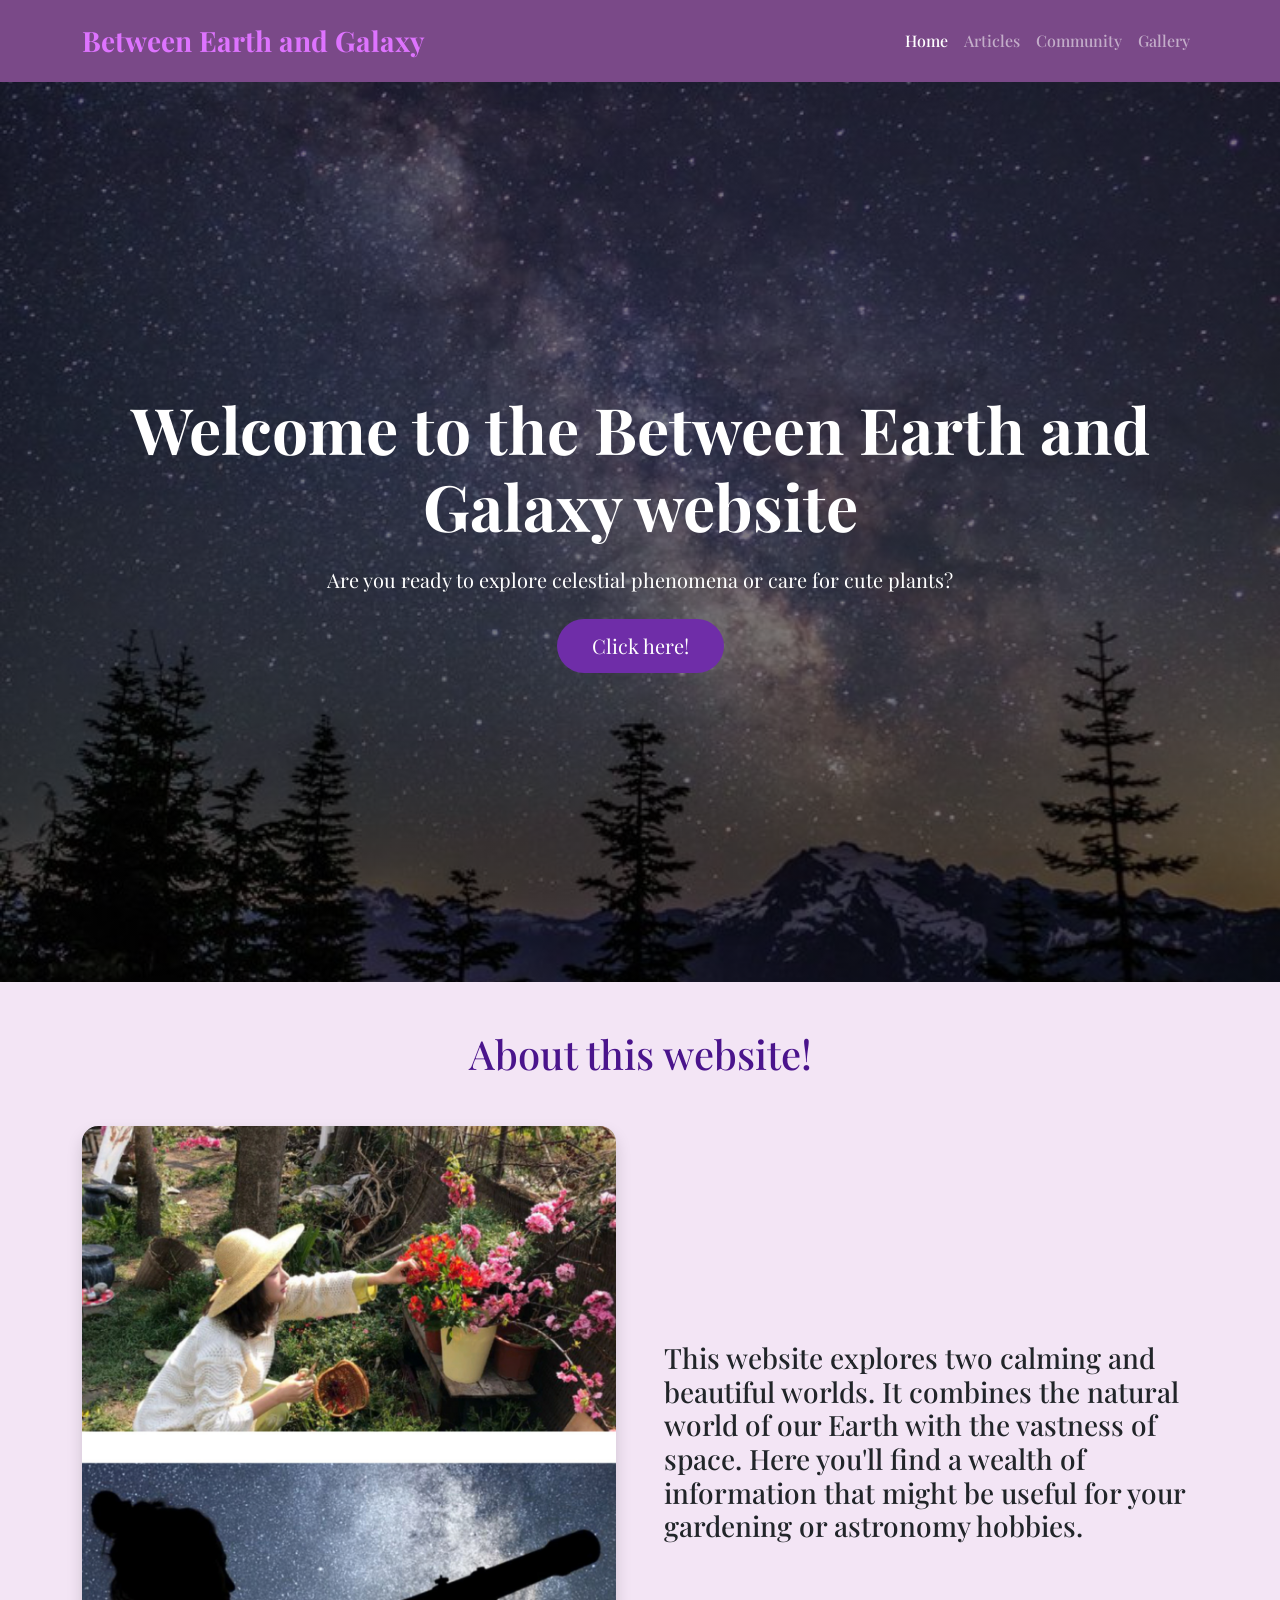
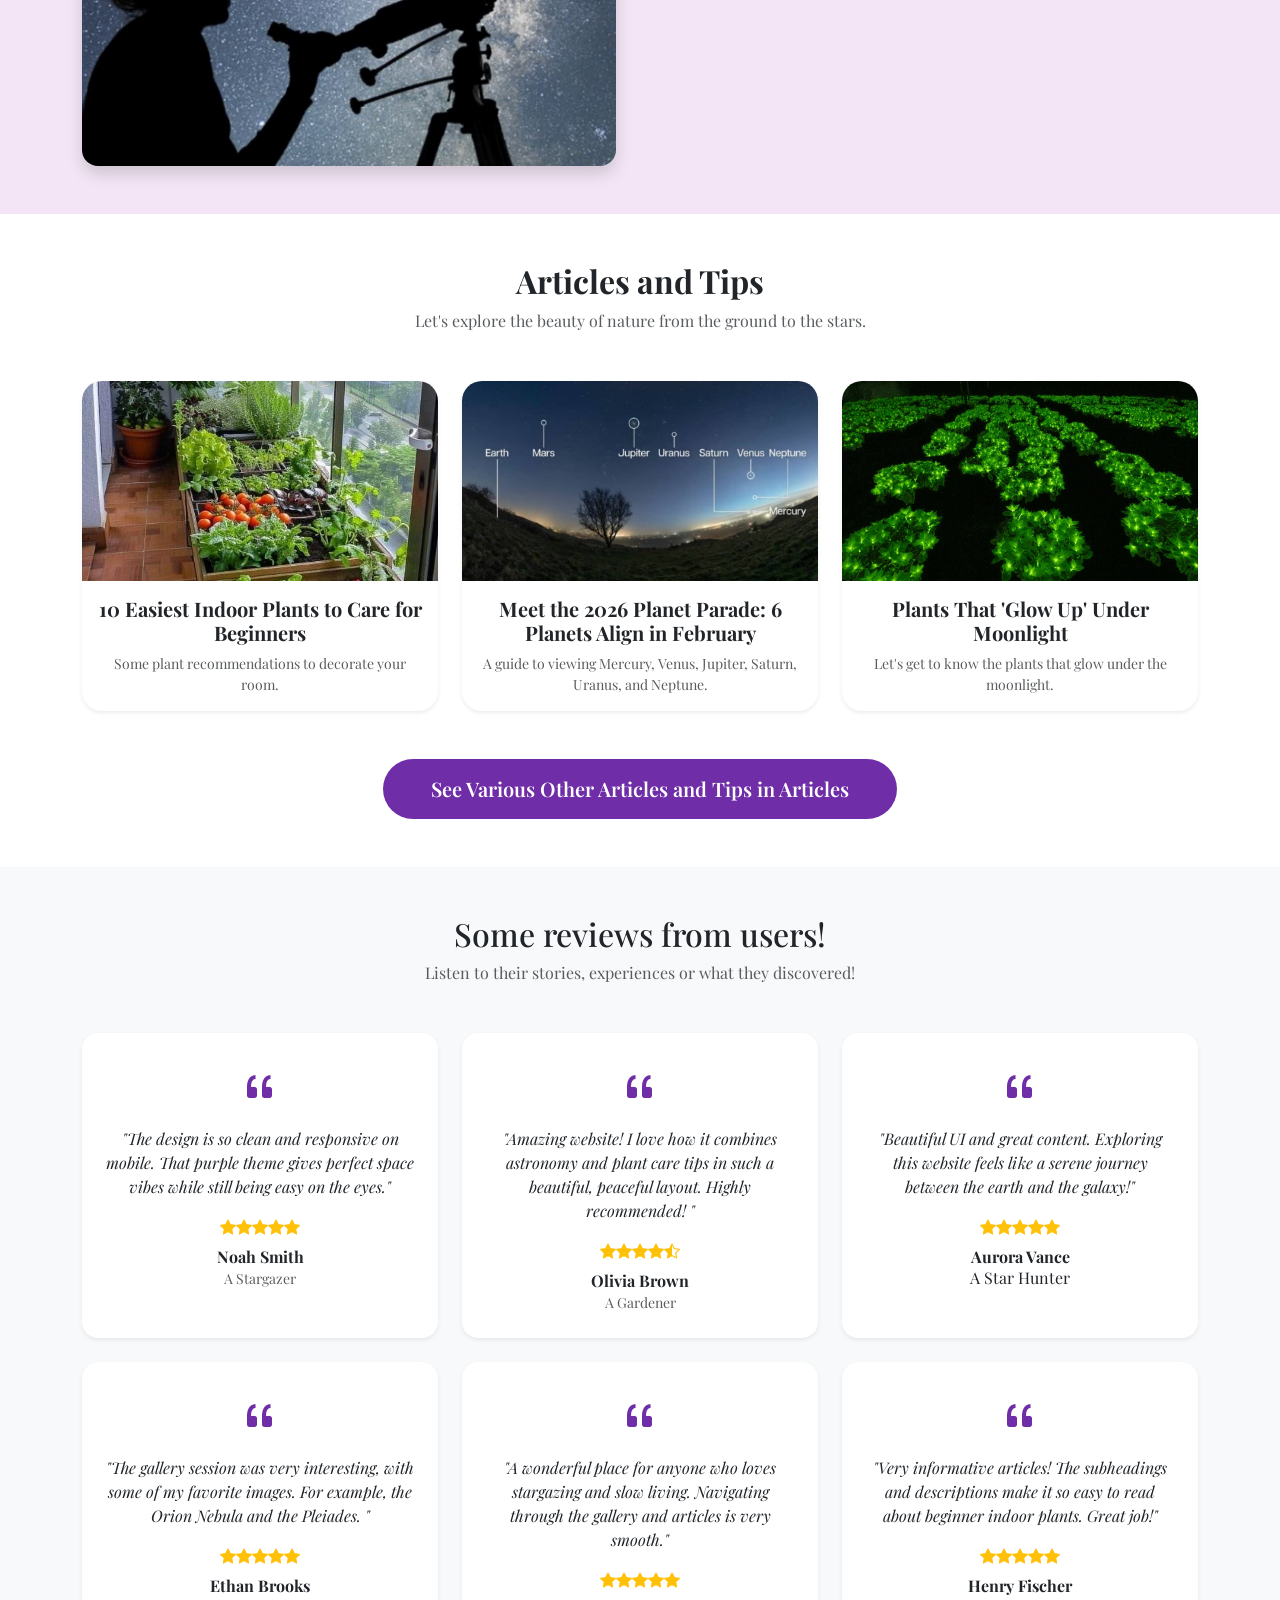
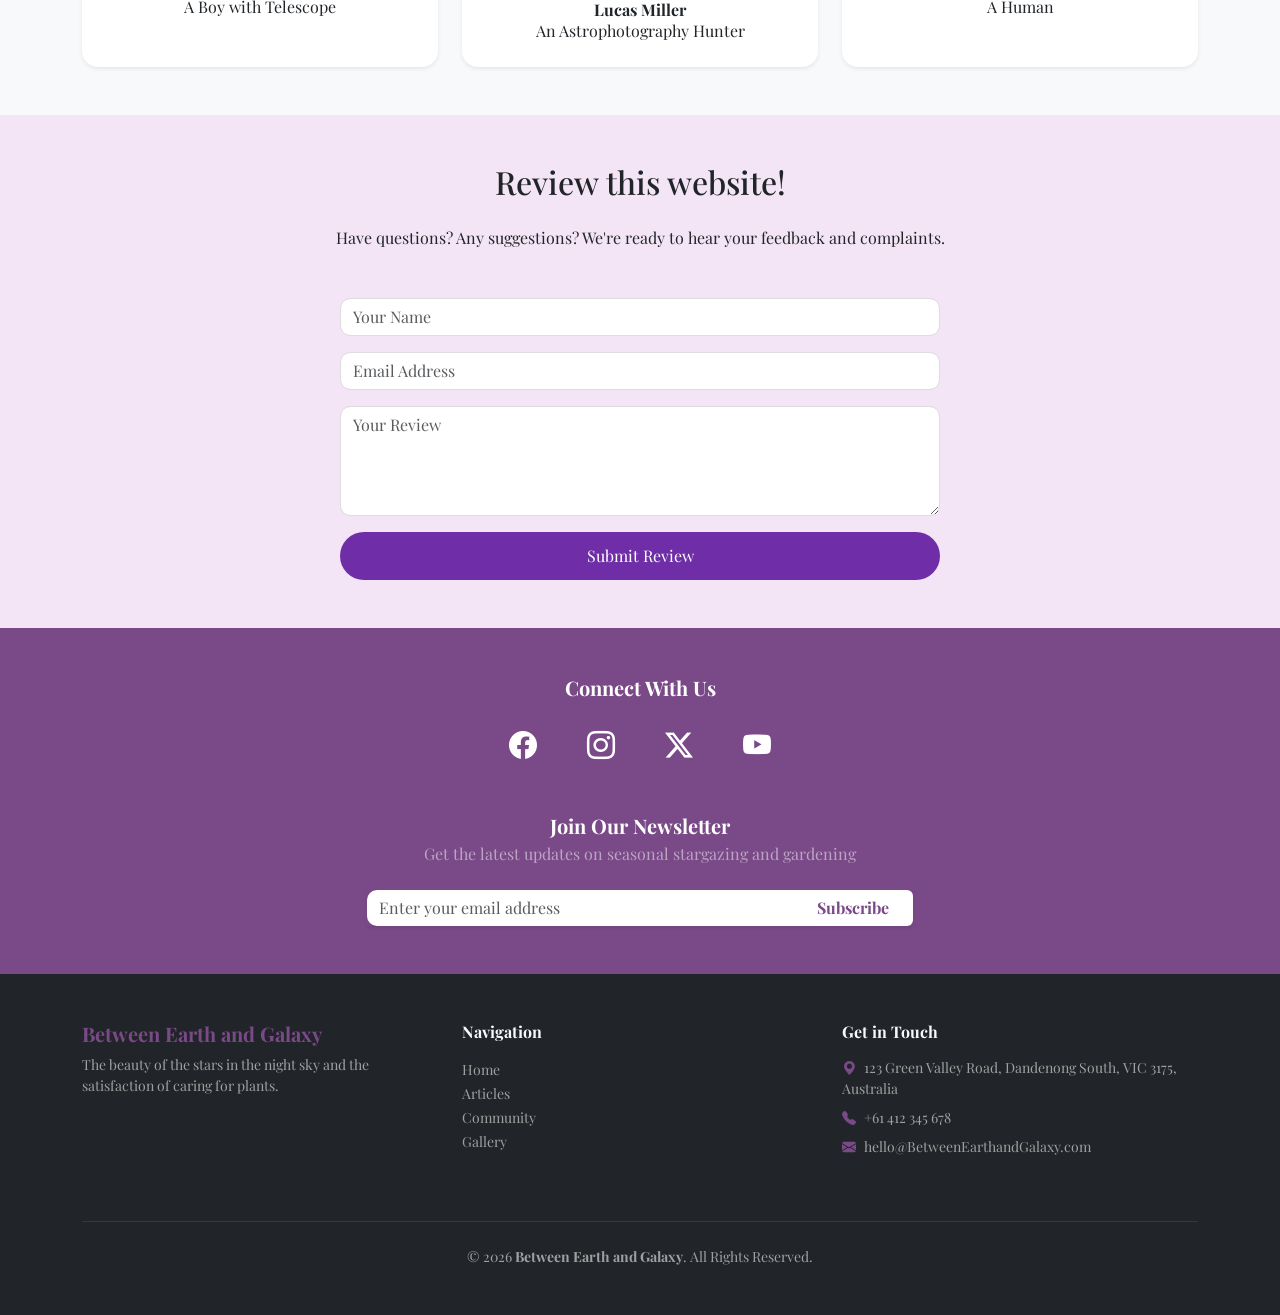
<file: index.html>
<!DOCTYPE html>
<html lang="en">
<head>
    <meta charset="UTF-8">
    <meta name="viewport" content="width=device-width, initial-scale=1.0">
    <title>Between Earth and Galaxy | Home</title>
    
    <!-- Bootstrap 5 -->
    <link href="https://cdn.jsdelivr.net/npm/bootstrap@5.3.0/dist/css/bootstrap.min.css" rel="stylesheet">
    <!-- Google Fonts -->
    <link href="https://fonts.googleapis.com/css2?family=Playfair+Display:ital,wght@0,400..900;1,400..900&display=swap" rel="stylesheet">
    <!-- Bootstrap Icons -->
    <link rel="stylesheet" href="https://cdn.jsdelivr.net/npm/bootstrap-icons@1.11.1/font/bootstrap-icons.css">
    <link rel="stylesheet" href="style.css">
</head>
<body>
    
    <!-- NAVBAR -->
    <nav class="navbar navbar-expand-lg navbar-dark sticky-top custom-nav">
        <div class="container">
            <a class="navbar-brand logo" href="#">Between Earth and Galaxy </a>
            
            <button class="navbar-toggler" type="button" data-bs-toggle="collapse" data-bs-target="#navbarNav">
                <span class="navbar-toggler-icon"></span>
            </button>
            
            <div class="collapse navbar-collapse" id="navbarNav">
                <ul class="navbar-nav ms-auto">
                    <li class="nav-item">
                    <a class="nav-link active" aria-current="page" href="#">Home</a>
                    </li>
                    <li class="nav-item"><a class="nav-link" href="artikel.html">Articles</a></li>
                    <li class="nav-item"><a class="nav-link" href="komunitas.html">Community</a></li>
                    <li class="nav-item"><a class="nav-link" href="galeri.html">Gallery</a></li>
                </ul>
            </div>
        </div>
    </nav>

    <!-- HERO SECTION -->
    <section class="hero d-flex align-items-center justify-content-center">
        <div class="container text-center">
            <h1 class="display-3 fw-bold">Welcome to the Between Earth and Galaxy website</h1>
            <p class="lead mb-4">Are you ready to explore celestial phenomena or care for cute plants?</p>
            <div class="d-flex justify-content-center">
                <a href="#about" class="btn btn-custom btn-lg">Click here!</a>
            </div>
        </div>
    </section>
    
    <!-- ABOUT SECTION -->
    <section class="about py-5" id="about">
        <div class="container">
            <h2 class="text-center mb-5">About this website!</h2>
            <div class="row align-items-center g-5">
                <div class="col-md-6 text-center">
                    <div class="about-image">
                        <img src="mix1.jpg" alt="About Serenity Garden" class="img-fluid rounded-4 shadow">
                    </div>
                </div>
                <div class="col-md-6">
                    <div class="about-text">
                        <h3>
                       This website explores two calming and beautiful worlds. It combines the natural world of our Earth with the vastness of space. Here you'll find a wealth of information that might be useful for your gardening or astronomy hobbies.
                        </h3>
                    </div>
                </div>
            </div>
        </div>
    </section>

<!-- HOBBY SECTION WITH IMAGES -->
<section class="hobbies py-5" id="hobbies">
    <div class="container">
        <div class="text-center mb-5">
            <h2 class="fw-bold">
             Articles and Tips </h2>
            <p class="text-muted">Let's explore the beauty of nature from the ground to the stars.</p>
        </div>
        <div class="row g-4 justify-content-center">
            <!-- artikel 1-->
            <div class="col-12 col-md-6 col-lg-4">
                <div class="card h-100 shadow-sm border-0 hobby-card">
                    <img src="indoorgarden.jpeg" class="card-img-top hobby-img" alt="10 Easiest Indoor Plants to Care for Beginners">
                    <div class="card-body text-center">
                        <h5 class="card-title fw-bold">10 Easiest Indoor Plants to Care for Beginners</h5>
                        <p class="card-text small text-muted">Some plant recommendations to decorate your room.</p>
                    </div>
                </div>
            </div>
            <!-- artikel 2 -->
            <div class="col-12 col-md-6 col-lg-4">
                <div class="card h-100 shadow-sm border-0 hobby-card">
                    <img src="paradeplanet.jpg" class="card-img-top hobby-img" alt="Meet the 2026 Planet Parade: 6 Planets Align in February">
                    <div class="card-body text-center">
                        <h5 class="card-title fw-bold">Meet the 2026 Planet Parade: 6 Planets Align in February</h5>
                        <p class="card-text small text-muted">A guide to viewing Mercury, Venus, Jupiter, Saturn, Uranus, and Neptune.</p>
                    </div>
                </div>
            </div>
            <!-- Hobby 3:-->
            <div class="col-12 col-md-6 col-lg-4">
                <div class="card h-100 shadow-sm border-0 hobby-card">
                    <img src="tanamanbercahaya.jpg" class="card-img-top hobby-img" alt="Plants That 'Glow Up' Under Moonlight">
                    <div class="card-body text-center">
                        <h5 class="card-title fw-bold">Plants That 'Glow Up' Under Moonlight</h5>
                        <p class="card-text small text-muted">Let's get to know the plants that glow under the moonlight.</p>
                    </div>
                </div>
            </div>
        </div>
        <div class="text-center mt-5">
            <!-- Tombol Custom -->
            <div class="text-center mt-5">
    <a href="artikel.html" class="btn btn-hobby-action btn-lg px-5">See Various Other Articles and Tips in Articles</a>
</div>
        </div>
    </div>
</section>

    <!-- TESTIMONY SECTION -->
    <section class="testimony py-5 bg-light">
        <div class="container">
            <div class="text-center mb-5">
                <h2>Some reviews from users!  </h2>
                <p class="text-muted">Listen to their stories, experiences or what they discovered!</p>
            </div>
            <div class="row g-4">
                <!-- Testimony 1 -->
                <div class="col-md-4">
                    <div class="testimony-card p-4 bg-white shadow-sm rounded-4 text-center">
                        <div class="quote-icon"><i class="bi bi-quote"></i></div>
                        <p class="fst-italic">"The design is so clean and responsive on mobile. That purple theme gives perfect space vibes while still being easy on the eyes."</p>
                        <div class="stars mb-2">
                            <i class="bi bi-star-fill"></i><i class="bi bi-star-fill"></i><i class="bi bi-star-fill"></i><i class="bi bi-star-fill"></i><i class="bi bi-star-fill"></i>
                        </div>
                        <h6 class="fw-bold mb-0">Noah Smith</h6>
                        <small class="text-muted">A Stargazer</small>
                    </div>
                </div>
                <!-- Testimony 2 -->
                <div class="col-md-4">
                    <div class="testimony-card p-4 bg-white shadow-sm rounded-4 text-center">
                        <div class="quote-icon"><i class="bi bi-quote"></i></div>
                        <p class="fst-italic">"Amazing website! I love how it combines astronomy and plant care tips in such a beautiful, peaceful layout. Highly recommended! "</p>
                        <div class="stars mb-2">
                            <i class="bi bi-star-fill"></i><i class="bi bi-star-fill"></i><i class="bi bi-star-fill"></i><i class="bi bi-star-fill"></i><i class="bi bi-star-half"></i>
                        </div>
                        <h6 class="fw-bold mb-0">Olivia Brown</h6>
                        <small class="text-muted">A Gardener</small>
                    </div>
                </div>
                <!-- Testimony 4 -->
                <div class="col-md-4">
                    <div class="testimony-card p-4 bg-white shadow-sm rounded-4 text-center">
                        <div class="quote-icon"><i class="bi bi-quote"></i></div>
                        <p class="fst-italic">"Beautiful UI and great content. Exploring this website feels like a serene journey between the earth and the galaxy!"</p>
                        <div class="stars mb-2">
                            <i class="bi bi-star-fill"></i><i class="bi bi-star-fill"></i><i class="bi bi-star-fill"></i><i class="bi bi-star-fill"></i><i class="bi bi-star-fill"></i>
                        </div>
                        <h6 class="fw-bold mb-0">Aurora Vance </h6>
                        <small class="text-muted"></small>A Star Hunter </small>
                    </div>
                </div>
                <!-- Testimony 4 -->
                <div class="col-md-4">
                    <div class="testimony-card p-4 bg-white shadow-sm rounded-4 text-center">
                        <div class="quote-icon"><i class="bi bi-quote"></i></div>
                        <p class="fst-italic">"The gallery session was very interesting, with some of my favorite images. For example, the Orion Nebula and the Pleiades. "</p>
                        <div class="stars mb-2">
                            <i class="bi bi-star-fill"></i><i class="bi bi-star-fill"></i><i class="bi bi-star-fill"></i><i class="bi bi-star-fill"></i><i class="bi bi-star-fill"></i>
                        </div>
                        <h6 class="fw-bold mb-0">Ethan Brooks</h6>
                        <small class="text-muted"></small>A Boy with Telescope</small>
                    </div>
                </div>
                <!-- Testimony 5-->
                <div class="col-md-4">
                    <div class="testimony-card p-4 bg-white shadow-sm rounded-4 text-center">
                        <div class="quote-icon"><i class="bi bi-quote"></i></div>
                        <p class="fst-italic">"A wonderful place for anyone who loves stargazing and slow living. Navigating through the gallery and articles is very smooth."</p>
                        <div class="stars mb-2">
                            <i class="bi bi-star-fill"></i><i class="bi bi-star-fill"></i><i class="bi bi-star-fill"></i><i class="bi bi-star-fill"></i><i class="bi bi-star-fill"></i>
                        </div>
                        <h6 class="fw-bold mb-0">Lucas Miller</h6>
                        <small class="text-muted"></small>An Astrophotography Hunter </small>
                    </div>
                </div>
                  <!-- Testimony 3 -->
                <div class="col-md-4">
                    <div class="testimony-card p-4 bg-white shadow-sm rounded-4 text-center">
                        <div class="quote-icon"><i class="bi bi-quote"></i></div>
                        <p class="fst-italic">"Very informative articles! The subheadings and descriptions make it so easy to read about beginner indoor plants. Great job!"</p>
                        <div class="stars mb-2">
                            <i class="bi bi-star-fill"></i><i class="bi bi-star-fill"></i><i class="bi bi-star-fill"></i><i class="bi bi-star-fill"></i><i class="bi bi-star-fill"></i>
                        </div>
                        <h6 class="fw-bold mb-0">Henry Fischer</h6>
                        <small class="text-muted"></small>A Human </small>
                    </div>
                </div>
            </div>
        </div>
    </section>

    <!-- CONTACT SECTION -->
    <section class="contact py-5" id="contact">
        <div class="container">
            <h2 class="mb-4">Review this website!</h2>
            <p class="subtitle mb-5">Have questions? Any suggestions? We're ready to hear your feedback and complaints.</p>
            <form class="contact-form mx-auto" style="max-width: 600px;">
    <div class="mb-3">
        <input type="text" class="form-control" placeholder="Your Name"> 
    </div>
    <div class="mb-3">
        <input type="email" class="form-control" placeholder="Email Address">
    </div>
    <div class="mb-3">
        <textarea class="form-control" rows="4" placeholder="Your Review"></textarea>
    </div>
    <button type="submit" class="btn btn-custom w-100 rounded-pill">Submit Review</button>
</form>
</section>

    <!-- FOOTER -->
<div class="container-fluid py-5">
    <div class="container">

        <h5 class="text-center text-light mb-4 fw-bold">Connect With Us</h5>
        <div class="d-flex justify-content-center mb-5" style="gap: 50px">
            <a href="#" class="text-light fs-3"><i class="bi bi-facebook"></i></a>
            <a href="#" class="text-light fs-3"><i class="bi bi-instagram"></i></a>
            <a href="#" class="text-light fs-3"><i class="bi bi-twitter-x"></i></a>
            <a href="#" class="text-light fs-3"><i class="bi bi-youtube"></i></a>
        </div>

        <h5 class="text-center text-light mb-1 fw-bold">Join Our Newsletter</h5>
        <p class="text-center text-light opacity-50 mb-4">Get the latest updates on seasonal stargazing and gardening</p>

        <div class="row justify-content-center">
            <div class="col-md-6">
                <div class="input-group shadow-sm">
                    <input type="email" class="form-control border-0" placeholder="Enter your email address">
                    <button class="btn btn-success text-light fw-bold px-4">Subscribe</button>
                </div>
            </div>
        </div>

    </div>
</div>

<footer class="bg-dark text-light py-5">
    <div class="container">
        <div class="row text-center text-md-start">

            <div class="col-md-4 mb-4 mb-md-0">
                <h5 class="fw-bold text-success">Between Earth and Galaxy</h5>
                <p class="text-muted small">The beauty of the stars in the night sky and the satisfaction of caring for plants.</p>
            </div>

            <div class="col-md-4 mb-4 mb-md-0">
                <h6 class="fw-bold mb-3">Navigation</h6>
                <ul class="list-unstyled">
                    <li><a href="#" class="text-muted text-decoration-none small">Home</a></li>
                    <li><a href="artikel.html" class="text-muted text-decoration-none small">Articles</a></li>
                    <li><a href="komunitas.html" class="text-muted text-decoration-none small">Community</a></li>
                    <li><a href="galeri.html" class="text-muted text-decoration-none small">Gallery</a></li>
                </ul>
            </div>
            
            <div class="col-md-4">
                <h6 class="fw-bold mb-3">Get in Touch</h6>
                <ul class="list-unstyled text-muted small">
                    <li class="mb-2"><i class="bi bi-geo-alt-fill me-2 text-success"></i>123 Green Valley Road, Dandenong South, VIC 3175, Australia</li>
                    <li class="mb-2"><i class="bi bi-telephone-fill me-2 text-success"></i>+61 412 345 678</li>
                    <li><i class="bi bi-envelope-fill me-2 text-success"></i>hello@BetweenEarthandGalaxy.com</li>
                </ul>
            </div>
        </div>

        <hr class="border-secondary mt-5 mb-4">
        
        <p class="text-center text-muted small mb-0">
            &copy; 2026 <strong>Between Earth and Galaxy</strong>. All Rights Reserved.
        </p>
    </div>
</footer>

    <script src="https://cdn.jsdelivr.net/npm/bootstrap@5.3.0/dist/js/bootstrap.bundle.min.js"></script>
</body>
</html>
</file>
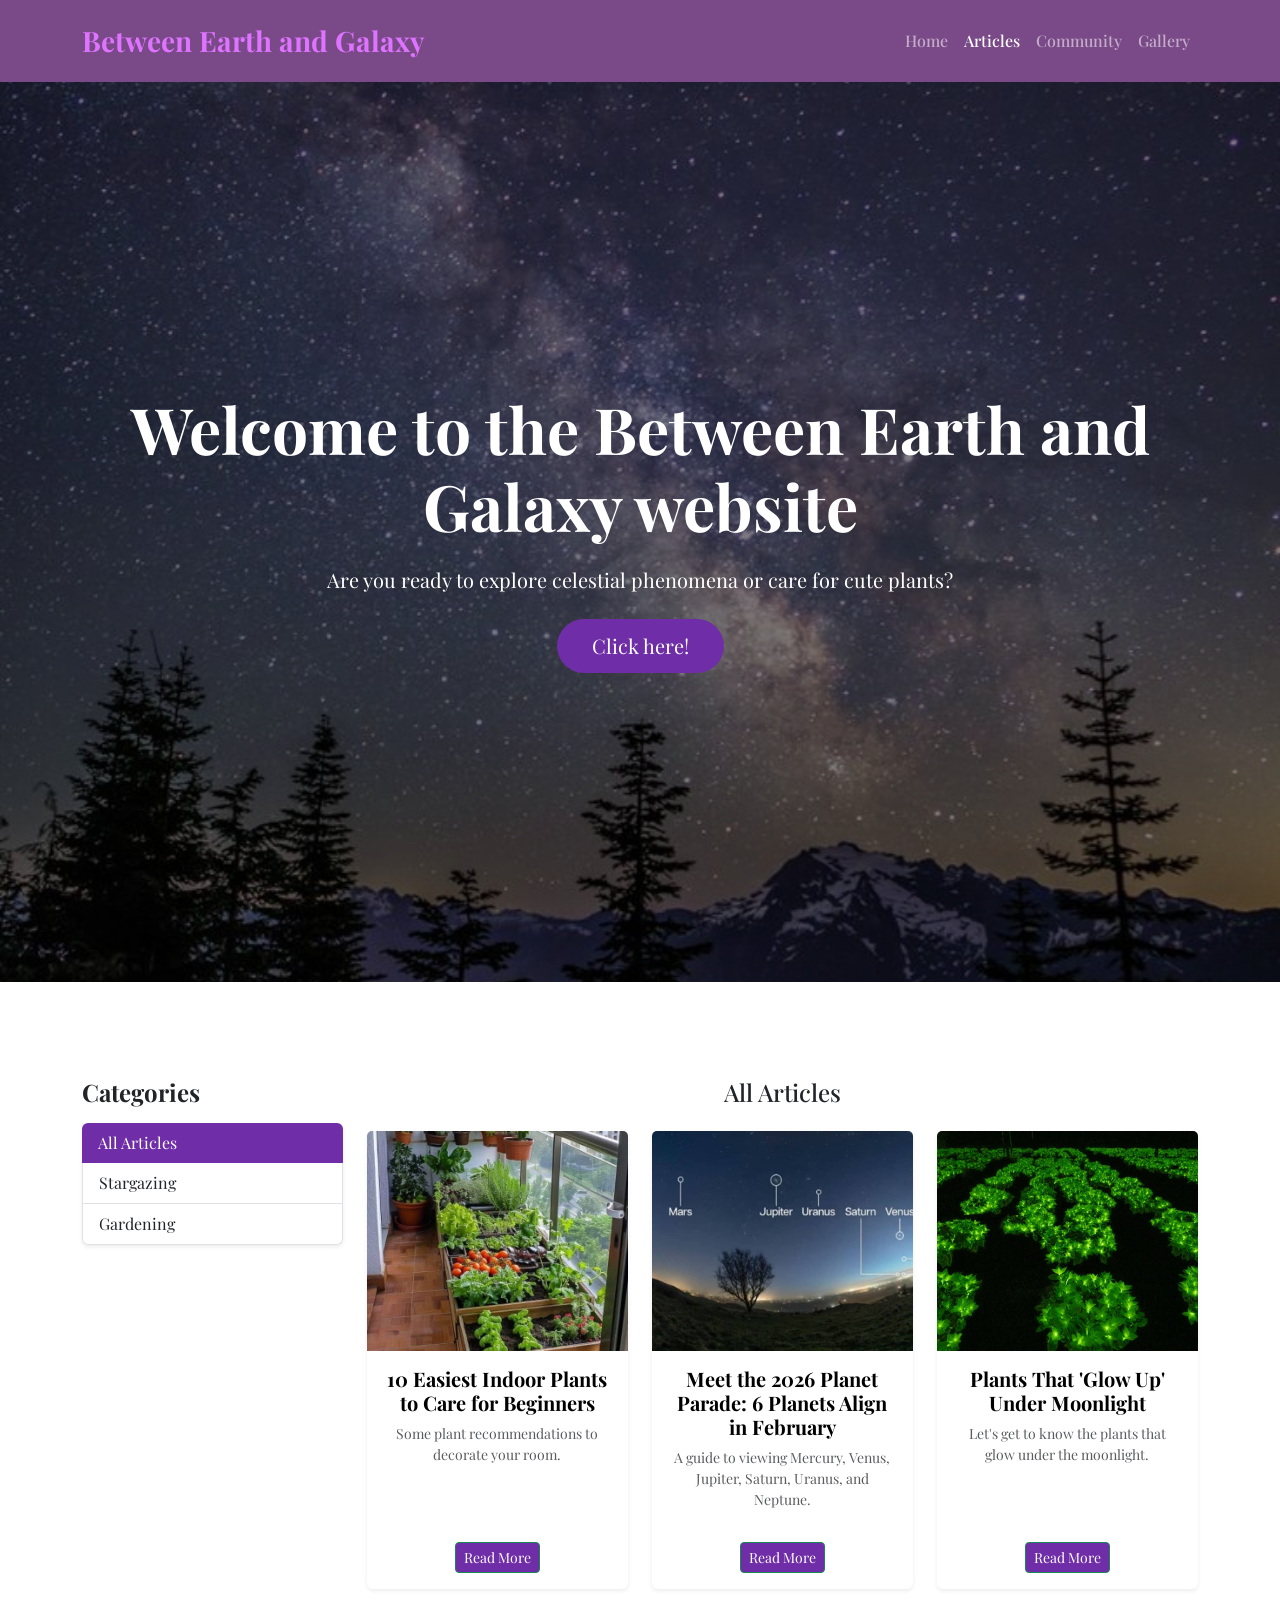
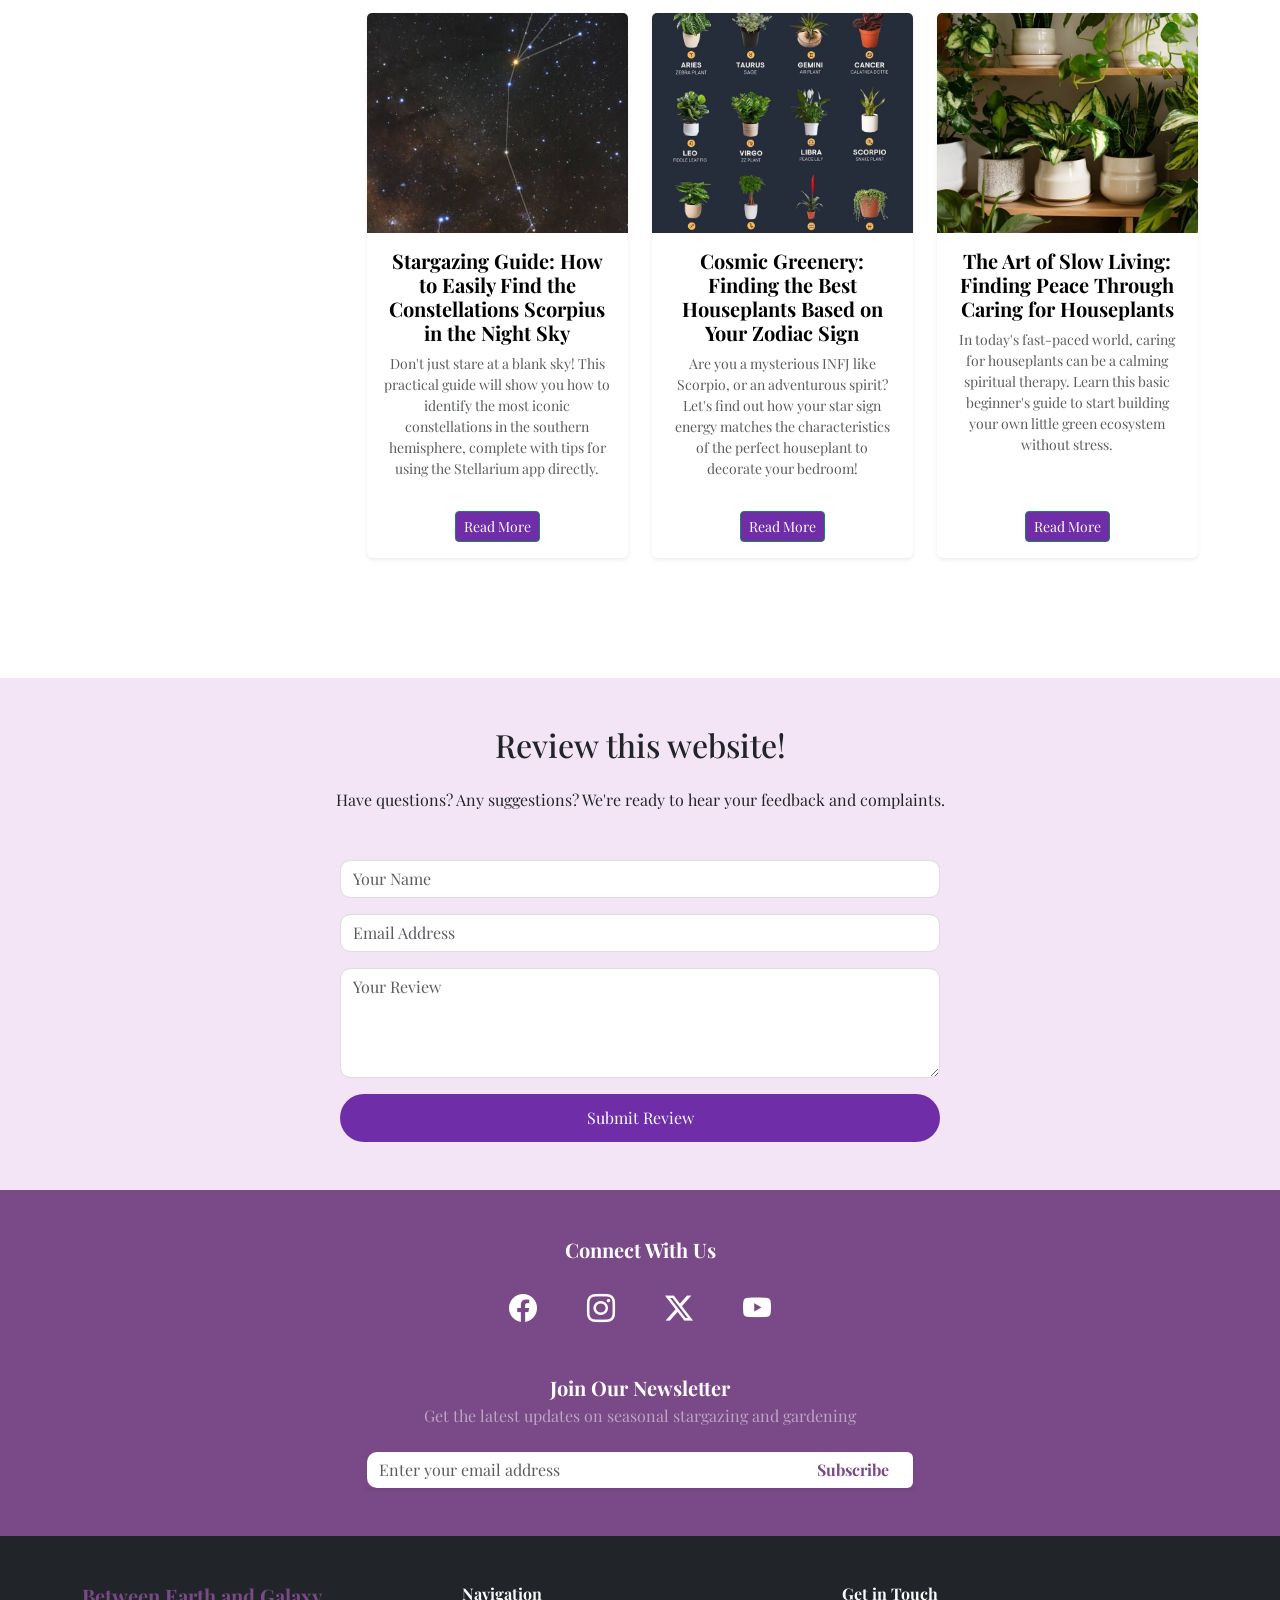
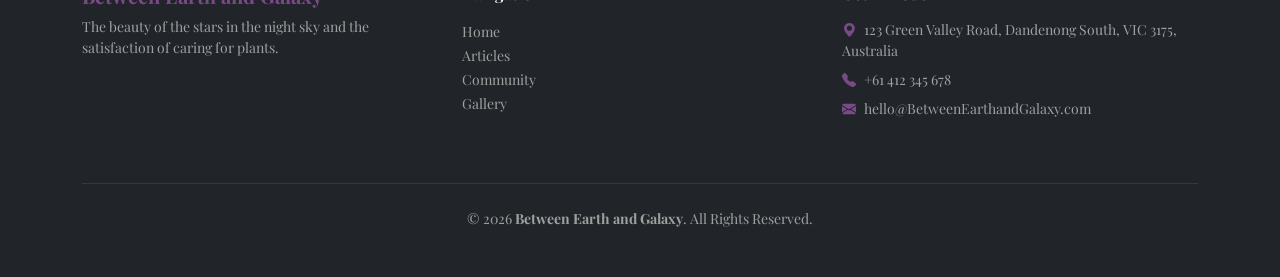
<file: artikel.html>
<!DOCTYPE html>
<html lang="en">
<head>
    <meta charset="UTF-8">
    <meta name="viewport" content="width=device-width, initial-scale=1.0">
    <title>Between Earth and Galaxy | Articles</title>
    
    <!-- Bootstrap 5 -->
    <link href="https://cdn.jsdelivr.net/npm/bootstrap@5.3.0/dist/css/bootstrap.min.css" rel="stylesheet">
    <!-- Google Fonts -->
    <link href="https://fonts.googleapis.com/css2?family=Playfair+Display:ital,wght@0,400..900;1,400..900&display=swap" rel="stylesheet">
    <!-- Bootstrap Icons -->
    <link rel="stylesheet" href="https://cdn.jsdelivr.net/npm/bootstrap-icons@1.11.1/font/bootstrap-icons.css">
    <link rel="stylesheet" href="style.css">
</head>
<body>
    
    <!-- NAVBAR -->
    <nav class="navbar navbar-expand-lg navbar-dark sticky-top custom-nav">
        <div class="container">
            <a class="navbar-brand logo" href="#">Between Earth and Galaxy </a>
            
            <button class="navbar-toggler" type="button" data-bs-toggle="collapse" data-bs-target="#navbarNav">
                <span class="navbar-toggler-icon"></span>
            </button>
            
            <div class="collapse navbar-collapse" id="navbarNav">
                <ul class="navbar-nav ms-auto">
                    <li class="nav-item">
                        <a class="nav-link" href="index.html">Home</a>
                    </li>
                    <li class="nav-item">
                        <a class="nav-link active" aria-current="page" href="artikel.html">Articles</a>
                    </li>
                    <li class="nav-item">
                        <a class="nav-link" href="komunitas.html">Community</a>
                    </li>
                    <li class="nav-item">
                        <a class="nav-link" href="galeri.html">Gallery</a>
                    </li>
                </ul>
            </div>
        </div>
    </nav>

    <!-- HERO SECTION -->
    <section class="hero d-flex align-items-center justify-content-center">
        <div class="container text-center">
            <h1 class="display-3 fw-bold">Welcome to the Between Earth and Galaxy website</h1>
            <p class="lead mb-4">Are you ready to explore celestial phenomena or care for cute plants?</p>
            <div class="d-flex justify-content-center">
                <a href="#artikel" class="btn btn-custom btn-lg">Click here!</a>
            </div>
        </div>
    </section>
    
    <!-- ARTIKEL SECTION -->
    <section class="artikel py-5" id="artikel">
        <div class="container py-5">
            <div class="row">
                <!-- Sidebar Categories -->
                <div class="col-md-4 col-lg-3 mb-5">
                    <h4 class="fw-bold mb-3">Categories</h4>
                    <ul class="list-group shadow-sm">
                        <li class="list-group-item active border-0 bg-success">All Articles</li>
                        <li class="list-group-item">Stargazing</li>
                        <li class="list-group-item">Gardening</li>
                    </ul>
                </div>
                
                <!-- Article Grid -->
                <div class="col-md-8 col-lg-9">
                    <h4 class="text-center mb-4">All Articles</h4>
                    <div class="row">
                        
                        <!-- Kartu 1 -->
                        <div class="col-sm-6 col-lg-4 mb-4">
                            <div class="card h-100 shadow-sm">
                                <img src="indoorgarden.jpeg" class="card-img-top" alt="10 Easiest Indoor Plants to Care for Beginners" />
                                <div class="card-body d-flex flex-column text-center">
                                    <h5 class="card-title text-warning"><strong>10 Easiest Indoor Plants to Care for Beginners</strong></h5>
                                    <p class="card-text small text-muted flex-grow-1">Some plant recommendations to decorate your room.</p>
                                    <div class="d-grid gap-2 d-md-flex justify-content-center mt-3">
                                        <a href="artikel1.html" class="btn btn-success btn-sm">Read More</a>
                                    </div>
                                </div>
                            </div>
                        </div>

                        <!-- Kartu 2 -->
                        <div class="col-sm-6 col-lg-4 mb-4">
                            <div class="card h-100 shadow-sm">
                                <img src="paradeplanet.jpg" class="card-img-top" alt="Meet the 2026 Planet Parade: 6 Planets Align in February" />
                                <div class="card-body d-flex flex-column text-center">
                                    <h5 class="card-title text-warning"><strong>Meet the 2026 Planet Parade: 6 Planets Align in February</strong></h5>
                                    <p class="card-text small text-muted flex-grow-1">A guide to viewing Mercury, Venus, Jupiter, Saturn, Uranus, and Neptune.</p>
                                    <div class="d-grid gap-2 d-md-flex justify-content-center mt-3">
                                        <a href="artikel2.html" class="btn btn-success btn-sm">Read More</a>
                                    </div>
                                </div>
                            </div>
                        </div>

                        <!-- Kartu 3 -->
                        <div class="col-sm-6 col-lg-4 mb-4">
                            <div class="card h-100 shadow-sm">
                                <img src="tanamanbercahaya.jpg" class="card-img-top" alt="Plants That 'Glow Up' Under Moonlight" />
                                <div class="card-body d-flex flex-column text-center">
                                    <h5 class="card-title text-warning"><strong>Plants That 'Glow Up' Under Moonlight</strong></h5>
                                    <p class="card-text small text-muted flex-grow-1">Let's get to know the plants that glow under the moonlight.</p>
                                    <div class="d-grid gap-2 d-md-flex justify-content-center mt-3">
                                        <a href="artikel3.html" class="btn btn-success btn-sm">Read More</a>
                                    </div>
                                </div>
                            </div>
                        </div>

                        <!-- Kartu 4 -->
                        <div class="col-sm-6 col-lg-4 mb-4">
                            <div class="card h-100 shadow-sm">
                                <img src="scorpius.jpeg" class="card-img-top" alt="Stargazing Guide: How to Easily Find the Constellations Scorpius in the Night Sky" />
                                <div class="card-body d-flex flex-column text-center">
                                    <h5 class="card-title text-warning"><strong>Stargazing Guide: How to Easily Find the Constellations Scorpius in the Night Sky</strong></h5>
                                    <p class="card-text small text-muted flex-grow-1">Don't just stare at a blank sky! This practical guide will show you how to identify the most iconic constellations in the southern hemisphere, complete with tips for using the Stellarium app directly.</p>
                                    <div class="d-grid gap-2 d-md-flex justify-content-center mt-3">
                                        <a href="artikel4.html" class="btn btn-success btn-sm">Read More</a>
                                    </div>
                                </div>
                            </div>
                        </div>

                        <!-- Kartu 5 -->
                        <div class="col-sm-6 col-lg-4 mb-4">
                            <div class="card h-100 shadow-sm">
                                <img src="houseplantszodiac.jpeg" class="card-img-top" alt="Cosmic Greenery: Finding the Best Houseplants Based on Your Zodiac Sign" />
                                <div class="card-body d-flex flex-column text-center">
                                    <h5 class="card-title text-warning"><strong>Cosmic Greenery: Finding the Best Houseplants Based on Your Zodiac Sign</strong></h5>
                                    <p class="card-text small text-muted flex-grow-1">Are you a mysterious INFJ like Scorpio, or an adventurous spirit? Let's find out how your star sign energy matches the characteristics of the perfect houseplant to decorate your bedroom!</p>
                                    <div class="d-grid gap-2 d-md-flex justify-content-center mt-3">
                                        <a href="artikel5.html"  class="btn btn-success btn-sm">Read More</a>
                                    </div>
                                </div>
                            </div>
                        </div>

                        <!-- Kartu 6 -->
                        <div class="col-sm-6 col-lg-4 mb-4">
                            <div class="card h-100 shadow-sm">
                                <img src="houseplants.jpeg" class="card-img-top" alt="The Art of Slow Living: Finding Peace Through Caring for Houseplants" />
                                <div class="card-body d-flex flex-column text-center">
                                    <h5 class="card-title text-warning"><strong>The Art of Slow Living: Finding Peace Through Caring for Houseplants</strong></h5>
                                    <p class="card-text small text-muted flex-grow-1">In today's fast-paced world, caring for houseplants can be a calming spiritual therapy. Learn this basic beginner's guide to start building your own little green ecosystem without stress.</p>
                                    <div class="d-grid gap-2 d-md-flex justify-content-center mt-3">
                                        <a href="artikel6.html"  class="btn btn-success btn-sm">Read More</a>
                                    </div>
                                </div>
                            </div>
                        </div>

                    </div> <!-- Akhir Row Produk -->
                </div> <!-- Akhir Col-md-8 -->
            </div> <!-- Akhir Row Utama -->
        </div> <!-- Akhir Container -->
    </section>
    

    <!-- CONTACT SECTION -->
    <section class="contact py-5" id="contact">
        <div class="container">
            <h2 class="mb-4">Review this website!</h2>
            <p class="subtitle mb-5">Have questions? Any suggestions? We're ready to hear your feedback and complaints.</p>
            <form class="contact-form mx-auto" style="max-width: 600px;">
    <div class="mb-3">
        <input type="text" class="form-control" placeholder="Your Name"> 
    </div>
    <div class="mb-3">
        <input type="email" class="form-control" placeholder="Email Address">
    </div>
    <div class="mb-3">
        <textarea class="form-control" rows="4" placeholder="Your Review"></textarea>
    </div>
    <button type="submit" class="btn btn-custom w-100 rounded-pill">Submit Review</button>
</form>
</section>

    <!-- FOOTER -->
<div class="container-fluid py-5">
    <div class="container">

        <h5 class="text-center text-light mb-4 fw-bold">Connect With Us</h5>
        <div class="d-flex justify-content-center mb-5" style="gap: 50px">
            <a href="#" class="text-light fs-3"><i class="bi bi-facebook"></i></a>
            <a href="#" class="text-light fs-3"><i class="bi bi-instagram"></i></a>
            <a href="#" class="text-light fs-3"><i class="bi bi-twitter-x"></i></a>
            <a href="#" class="text-light fs-3"><i class="bi bi-youtube"></i></a>
        </div>

        <h5 class="text-center text-light mb-1 fw-bold">Join Our Newsletter</h5>
        <p class="text-center text-light opacity-50 mb-4">Get the latest updates on seasonal stargazing and gardening</p>

        <div class="row justify-content-center">
            <div class="col-md-6">
                <div class="input-group shadow-sm">
                    <input type="email" class="form-control border-0" placeholder="Enter your email address">
                    <button class="btn btn-success text-light fw-bold px-4">Subscribe</button>
                </div>
            </div>
        </div>

    </div>
</div>

<footer class="bg-dark text-light py-5">
    <div class="container">
        <div class="row text-center text-md-start">

            <div class="col-md-4 mb-4 mb-md-0">
                <h5 class="fw-bold text-success">Between Earth and Galaxy</h5>
                <p class="text-muted small">The beauty of the stars in the night sky and the satisfaction of caring for plants.</p>
            </div>

            <div class="col-md-4 mb-4 mb-md-0">
                <h6 class="fw-bold mb-3">Navigation</h6>
                <ul class="list-unstyled">
                    <li><a href="#" class="text-muted text-decoration-none small">Home</a></li>
                    <li><a href="artikel.html" class="text-muted text-decoration-none small">Articles</a></li>
                    <li><a href="komunitas.html" class="text-muted text-decoration-none small">Community</a></li>
                    <li><a href="galeri.html" class="text-muted text-decoration-none small">Gallery</a></li>
                </ul>
            </div>
            
            <div class="col-md-4">
                <h6 class="fw-bold mb-3">Get in Touch</h6>
                <ul class="list-unstyled text-muted small">
                    <li class="mb-2"><i class="bi bi-geo-alt-fill me-2 text-success"></i>123 Green Valley Road, Dandenong South, VIC 3175, Australia</li>
                    <li class="mb-2"><i class="bi bi-telephone-fill me-2 text-success"></i>+61 412 345 678</li>
                    <li><i class="bi bi-envelope-fill me-2 text-success"></i>hello@BetweenEarthandGalaxy.com</li>
                </ul>
            </div>
        </div>

        <hr class="border-secondary mt-5 mb-4">
        
        <p class="text-center text-muted small mb-0">
            &copy; 2026 <strong>Between Earth and Galaxy</strong>. All Rights Reserved.
        </p>
    </div>
</footer>


    <!-- Bootstrap JS Bundle -->
    <script src="https://cdn.jsdelivr.net/npm/bootstrap@5.3.0/dist/js/bootstrap.bundle.min.js"></script>
</body>
</html>
</file>
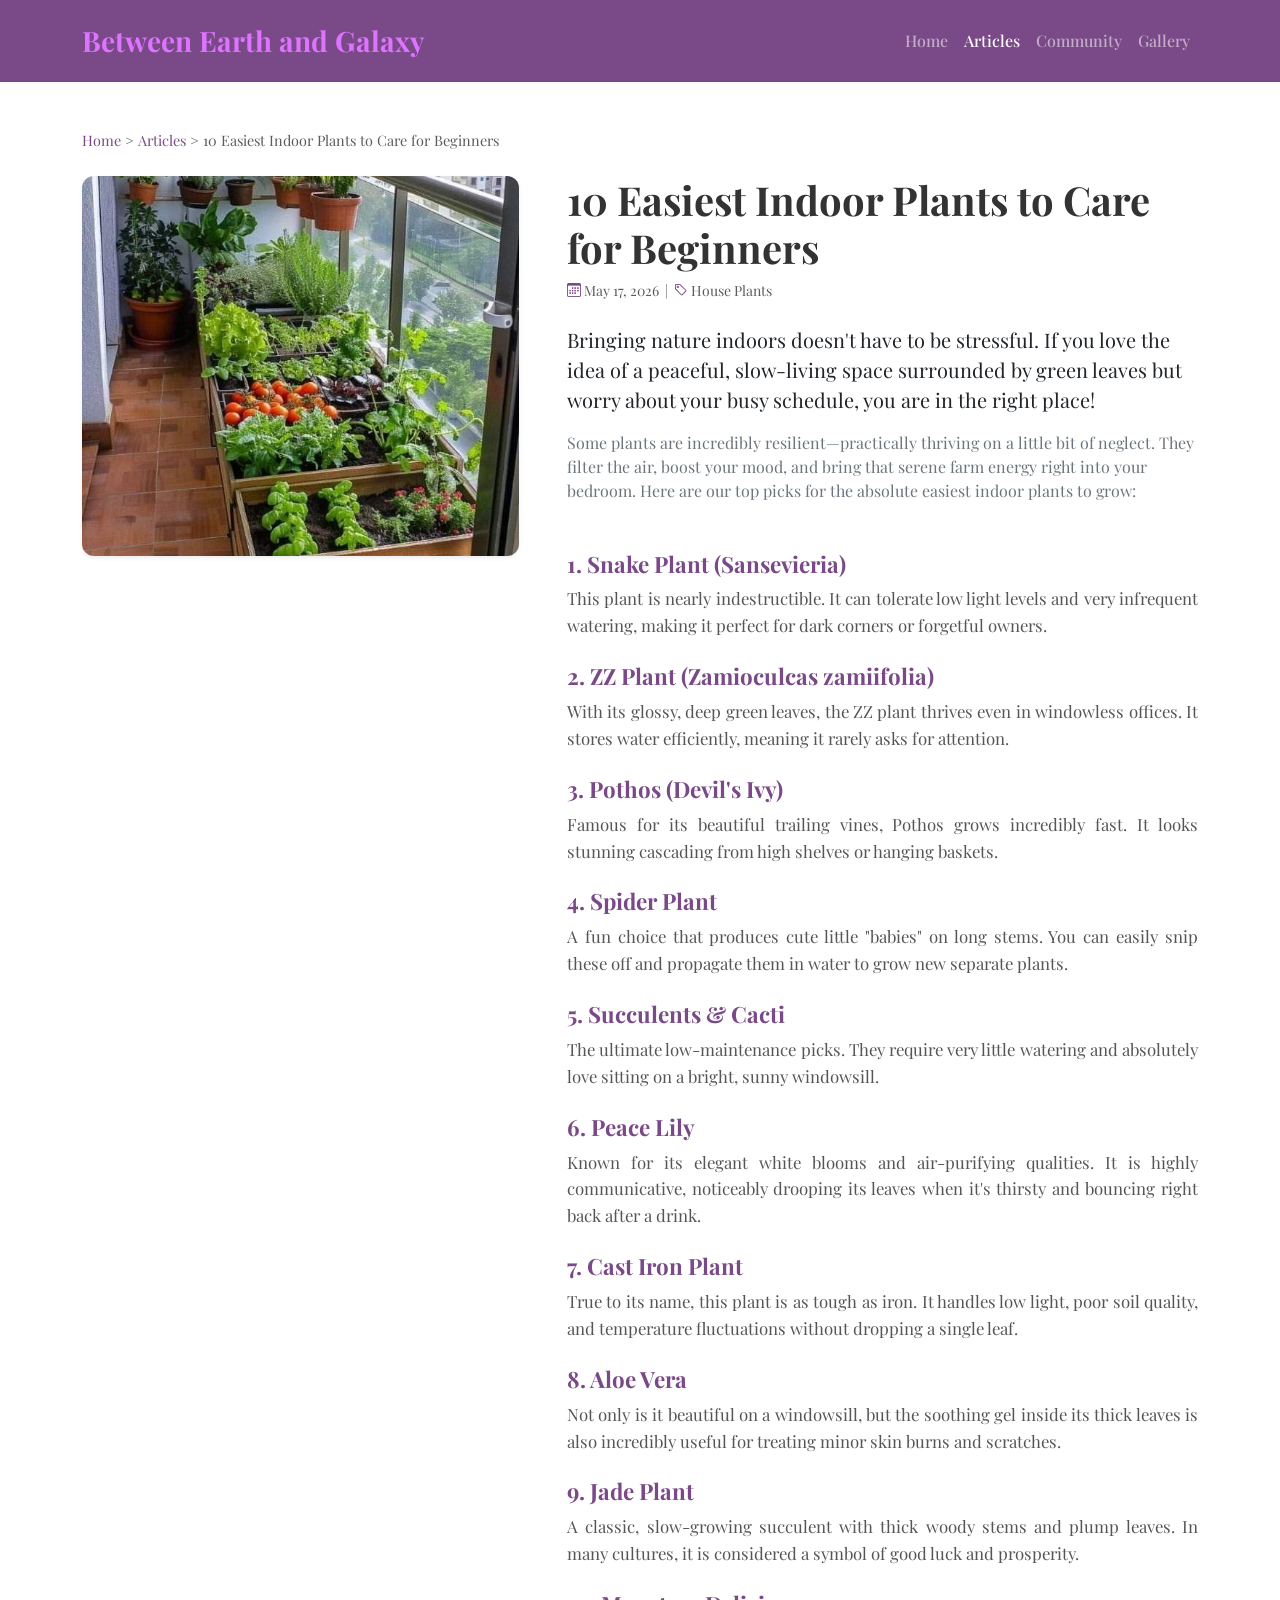
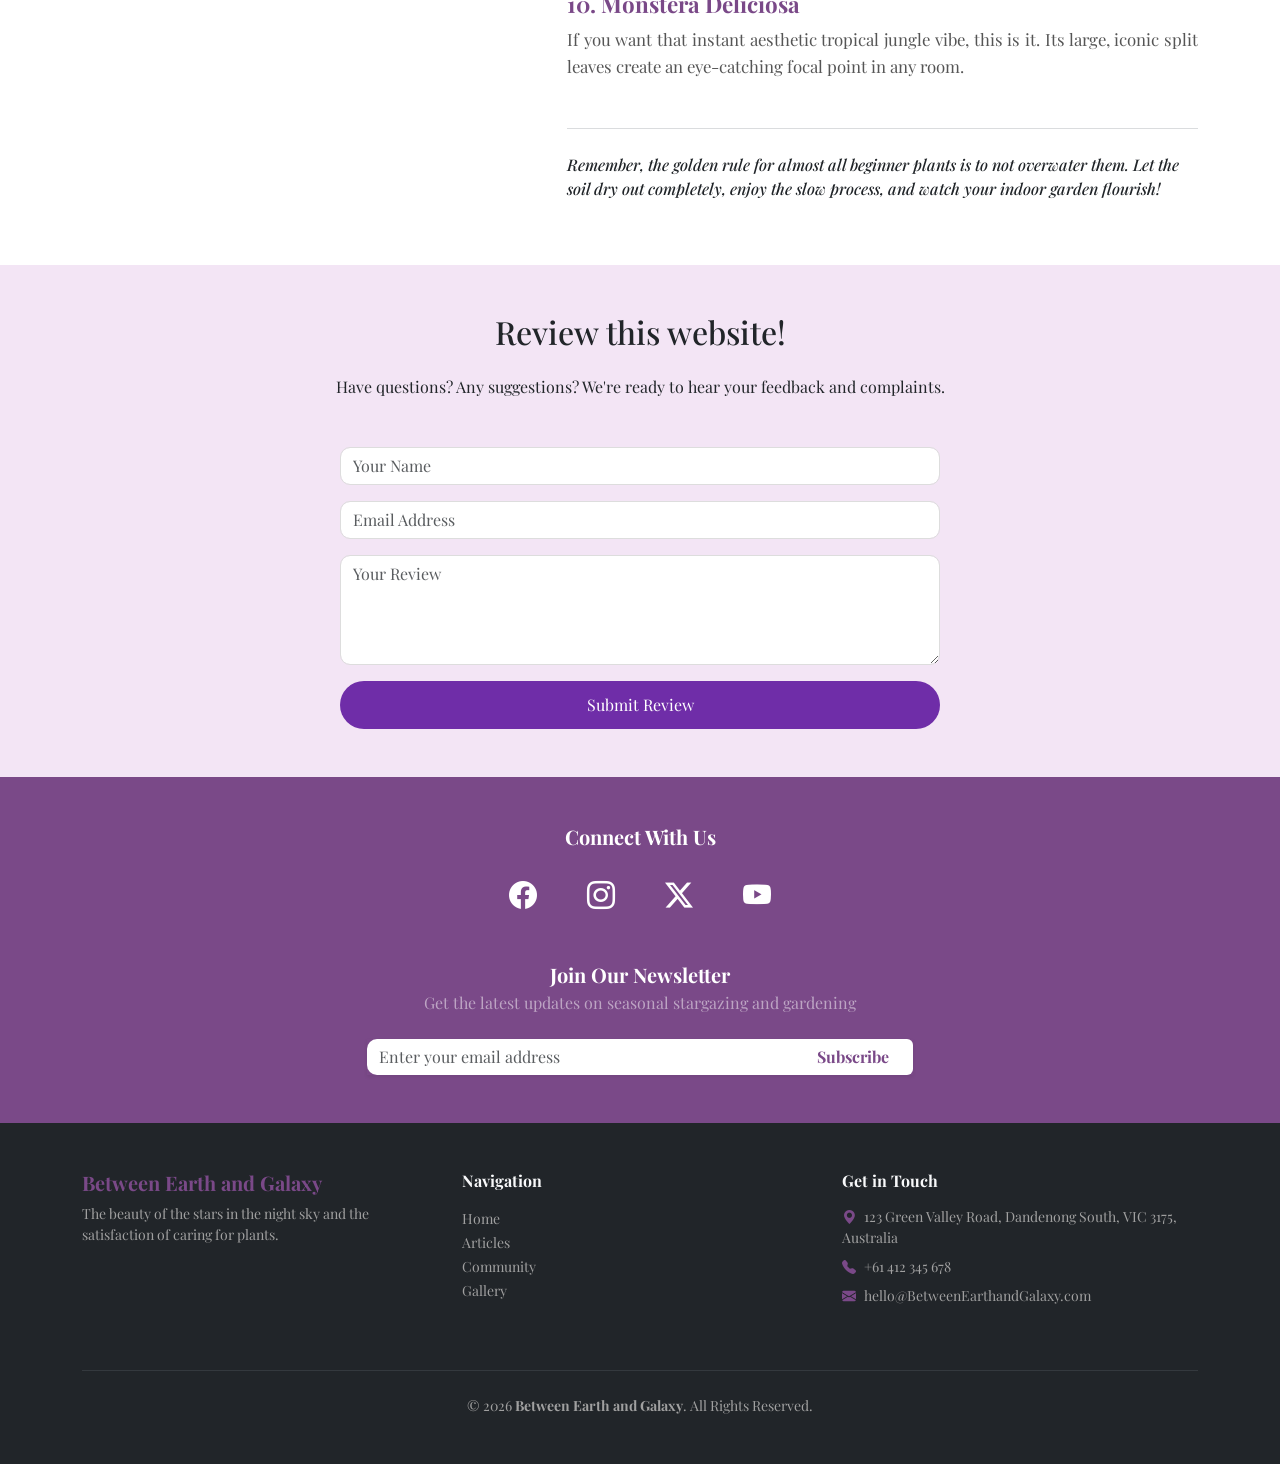
<file: artikel1.html>
<!DOCTYPE html>
<html lang="en">
<head>
    <meta charset="UTF-8">
    <meta name="viewport" content="width=device-width, initial-scale=1.0">
    <title>Between Earth and Galaxy | 10 Easiest Indoor Plants to Care for Beginners</title>
    
    <!-- Bootstrap 5 -->
    <link href="https://cdn.jsdelivr.net/npm/bootstrap@5.3.0/dist/css/bootstrap.min.css" rel="stylesheet">
    <!-- Google Fonts -->
    <link href="https://fonts.googleapis.com/css2?family=Playfair+Display:ital,wght@0,400..900;1,400..900&display=swap" rel="stylesheet">
    <!-- Bootstrap Icons -->
    <link rel="stylesheet" href="https://cdn.jsdelivr.net/npm/bootstrap-icons@1.11.1/font/bootstrap-icons.css">
    <link rel="stylesheet" href="style.css">
</head>
<body>
    
    <!-- NAVBAR -->
    <nav class="navbar navbar-expand-lg navbar-dark sticky-top custom-nav">
        <div class="container">
            <a class="navbar-brand logo" href="#">Between Earth and Galaxy </a>
            
            <button class="navbar-toggler" type="button" data-bs-toggle="collapse" data-bs-target="#navbarNav">
                <span class="navbar-toggler-icon"></span>
            </button>
            
            <div class="collapse navbar-collapse" id="navbarNav">
                <ul class="navbar-nav ms-auto">
                    <li class="nav-item">
                        <a class="nav-link" href="index.html">Home</a>
                    </li>
                    <li class="nav-item">
                        <a class="nav-link active" aria-current="page" href="artikel.html">Articles</a>
                    </li>
                    <li class="nav-item">
                        <a class="nav-link" href="komunitas.html">Community</a>
                    </li>
                    <li class="nav-item">
                        <a class="nav-link" href="galeri.html">Gallery</a>
                    </li>
                </ul>
            </div>
        </div>
    </nav>

<main class="container py-5">
    
    <div class="breadcrumb-container text-muted mb-4">
        <a href="index.html" class="text-decoration-none">Home</a> &gt; 
        <a href="artikel.html" class="text-decoration-none">Articles</a> &gt; 
        10 Easiest Indoor Plants to Care for Beginners
    </div>

    <div class="row g-5 align-items-start">
        
       <div class="col-md-5 sticky-md-top" style="top: 90px;">
    <img src="indoorgarden.jpeg" alt="Beautiful Indoor Plants Collection" class="article-img shadow-sm">
</div>
        <div class="col-md-7">
            <h1 class="article-title fw-bold mb-2">10 Easiest Indoor Plants to Care for Beginners</h1>
            
            <div class="article-meta text-muted small mb-4">
                <i class="bi bi-calendar3"></i> May 17, 2026 &nbsp;|&nbsp; <i class="bi bi-tag"></i> House Plants
            </div>
            
            <div class="article-content text-secondary">
                <p class="lead text-dark">
                    Bringing nature indoors doesn't have to be stressful. If you love the idea of a 
                    peaceful, slow-living space surrounded by green leaves but worry about your busy 
                    schedule, you are in the right place! 
                </p>
                <p class="mb-5">
                    Some plants are incredibly resilient—practically thriving on a little bit of neglect. 
                    They filter the air, boost your mood, and bring that serene farm energy 
                    right into your bedroom. Here are our top picks for the absolute easiest indoor plants to grow:
                </p>

                <div class="plant-section mb-4">
                    <h3 class="fw-bold">1. Snake Plant (Sansevieria)</h3>
                    <p>This plant is nearly indestructible. It can tolerate low light levels and very infrequent watering, making it perfect for dark corners or forgetful owners.</p>
                </div>

                <div class="plant-section mb-4">
                    <h3 class="fw-bold">2. ZZ Plant (Zamioculcas zamiifolia)</h3>
                    <p>With its glossy, deep green leaves, the ZZ plant thrives even in windowless offices. It stores water efficiently, meaning it rarely asks for attention.</p>
                </div>

                <div class="plant-section mb-4">
                    <h3 class="fw-bold">3. Pothos (Devil's Ivy)</h3>
                    <p>Famous for its beautiful trailing vines, Pothos grows incredibly fast. It looks stunning cascading from high shelves or hanging baskets.</p>
                </div>

                <div class="plant-section mb-4">
                    <h3 class="fw-bold">4. Spider Plant</h3>
                    <p>A fun choice that produces cute little "babies" on long stems. You can easily snip these off and propagate them in water to grow new separate plants.</p>
                </div>

                <div class="plant-section mb-4">
                    <h3 class="fw-bold">5. Succulents & Cacti</h3>
                    <p>The ultimate low-maintenance picks. They require very little watering and absolutely love sitting on a bright, sunny windowsill.</p>
                </div>

                <div class="plant-section mb-4">
                    <h3 class="fw-bold">6. Peace Lily</h3>
                    <p>Known for its elegant white blooms and air-purifying qualities. It is highly communicative, noticeably drooping its leaves when it's thirsty and bouncing right back after a drink.</p>
                </div>

                <div class="plant-section mb-4">
                    <h3 class="fw-bold">7. Cast Iron Plant</h3>
                    <p>True to its name, this plant is as tough as iron. It handles low light, poor soil quality, and temperature fluctuations without dropping a single leaf.</p>
                </div>

                <div class="plant-section mb-4">
                    <h3 class="fw-bold">8. Aloe Vera</h3>
                    <p>Not only is it beautiful on a windowsill, but the soothing gel inside its thick leaves is also incredibly useful for treating minor skin burns and scratches.</p>
                </div>

                <div class="plant-section mb-4">
                    <h3 class="fw-bold">9. Jade Plant</h3>
                    <p>A classic, slow-growing succulent with thick woody stems and plump leaves. In many cultures, it is considered a symbol of good luck and prosperity.</p>
                </div>

                <div class="plant-section mb-5">
                    <h3 class="fw-bold">10. Monstera Deliciosa</h3>
                    <p>If you want that instant aesthetic tropical jungle vibe, this is it. Its large, iconic split leaves create an eye-catching focal point in any room.</p>
                </div>

                <hr class="my-4">

                <p class="fst-italic text-dark fw-medium">
                    Remember, the golden rule for almost all beginner plants is to not overwater them. 
                    Let the soil dry out completely, enjoy the slow process, and watch your indoor garden flourish!
                </p>
            </div>
        </div>

    </div>
</main>
    <!-- CONTACT SECTION -->
    <section class="contact py-5" id="contact">
        <div class="container">
            <h2 class="mb-4">Review this website!</h2>
            <p class="subtitle mb-5">Have questions? Any suggestions? We're ready to hear your feedback and complaints.</p>
            <form class="contact-form mx-auto" style="max-width: 600px;">
    <div class="mb-3">
        <input type="text" class="form-control" placeholder="Your Name"> 
    </div>
    <div class="mb-3">
        <input type="email" class="form-control" placeholder="Email Address">
    </div>
    <div class="mb-3">
        <textarea class="form-control" rows="4" placeholder="Your Review"></textarea>
    </div>
    <button type="submit" class="btn btn-custom w-100 rounded-pill">Submit Review</button>
</form>
</section>

    <!-- FOOTER -->
<div class="container-fluid py-5">
    <div class="container">

        <h5 class="text-center text-light mb-4 fw-bold">Connect With Us</h5>
        <div class="d-flex justify-content-center mb-5" style="gap: 50px">
            <a href="#" class="text-light fs-3"><i class="bi bi-facebook"></i></a>
            <a href="#" class="text-light fs-3"><i class="bi bi-instagram"></i></a>
            <a href="#" class="text-light fs-3"><i class="bi bi-twitter-x"></i></a>
            <a href="#" class="text-light fs-3"><i class="bi bi-youtube"></i></a>
        </div>

        <h5 class="text-center text-light mb-1 fw-bold">Join Our Newsletter</h5>
        <p class="text-center text-light opacity-50 mb-4">Get the latest updates on seasonal stargazing and gardening</p>

        <div class="row justify-content-center">
            <div class="col-md-6">
                <div class="input-group shadow-sm">
                    <input type="email" class="form-control border-0" placeholder="Enter your email address">
                    <button class="btn btn-success text-light fw-bold px-4">Subscribe</button>
                </div>
            </div>
        </div>

    </div>
</div>

<footer class="bg-dark text-light py-5">
    <div class="container">
        <div class="row text-center text-md-start">

            <div class="col-md-4 mb-4 mb-md-0">
                <h5 class="fw-bold text-success">Between Earth and Galaxy</h5>
                <p class="text-muted small">The beauty of the stars in the night sky and the satisfaction of caring for plants.</p>
            </div>

            <div class="col-md-4 mb-4 mb-md-0">
                <h6 class="fw-bold mb-3">Navigation</h6>
                <ul class="list-unstyled">
                    <li><a href="#" class="text-muted text-decoration-none small">Home</a></li>
                    <li><a href="artikel.html" class="text-muted text-decoration-none small">Articles</a></li>
                    <li><a href="komunitas.html" class="text-muted text-decoration-none small">Community</a></li>
                    <li><a href="galeri.html" class="text-muted text-decoration-none small">Gallery</a></li>
                </ul>
            </div>
            
            <div class="col-md-4">
                <h6 class="fw-bold mb-3">Get in Touch</h6>
                <ul class="list-unstyled text-muted small">
                    <li class="mb-2"><i class="bi bi-geo-alt-fill me-2 text-success"></i>123 Green Valley Road, Dandenong South, VIC 3175, Australia</li>
                    <li class="mb-2"><i class="bi bi-telephone-fill me-2 text-success"></i>+61 412 345 678</li>
                    <li><i class="bi bi-envelope-fill me-2 text-success"></i>hello@BetweenEarthandGalaxy.com</li>
                </ul>
            </div>
        </div>

        <hr class="border-secondary mt-5 mb-4">
        
        <p class="text-center text-muted small mb-0">
            &copy; 2026 <strong>Between Earth and Galaxy</strong>. All Rights Reserved.
        </p>
    </div>
</footer>
    <script src="https://cdn.jsdelivr.net/npm/bootstrap@5.3.0/dist/js/bootstrap.bundle.min.js"></script>
</body>
</html>
</file>
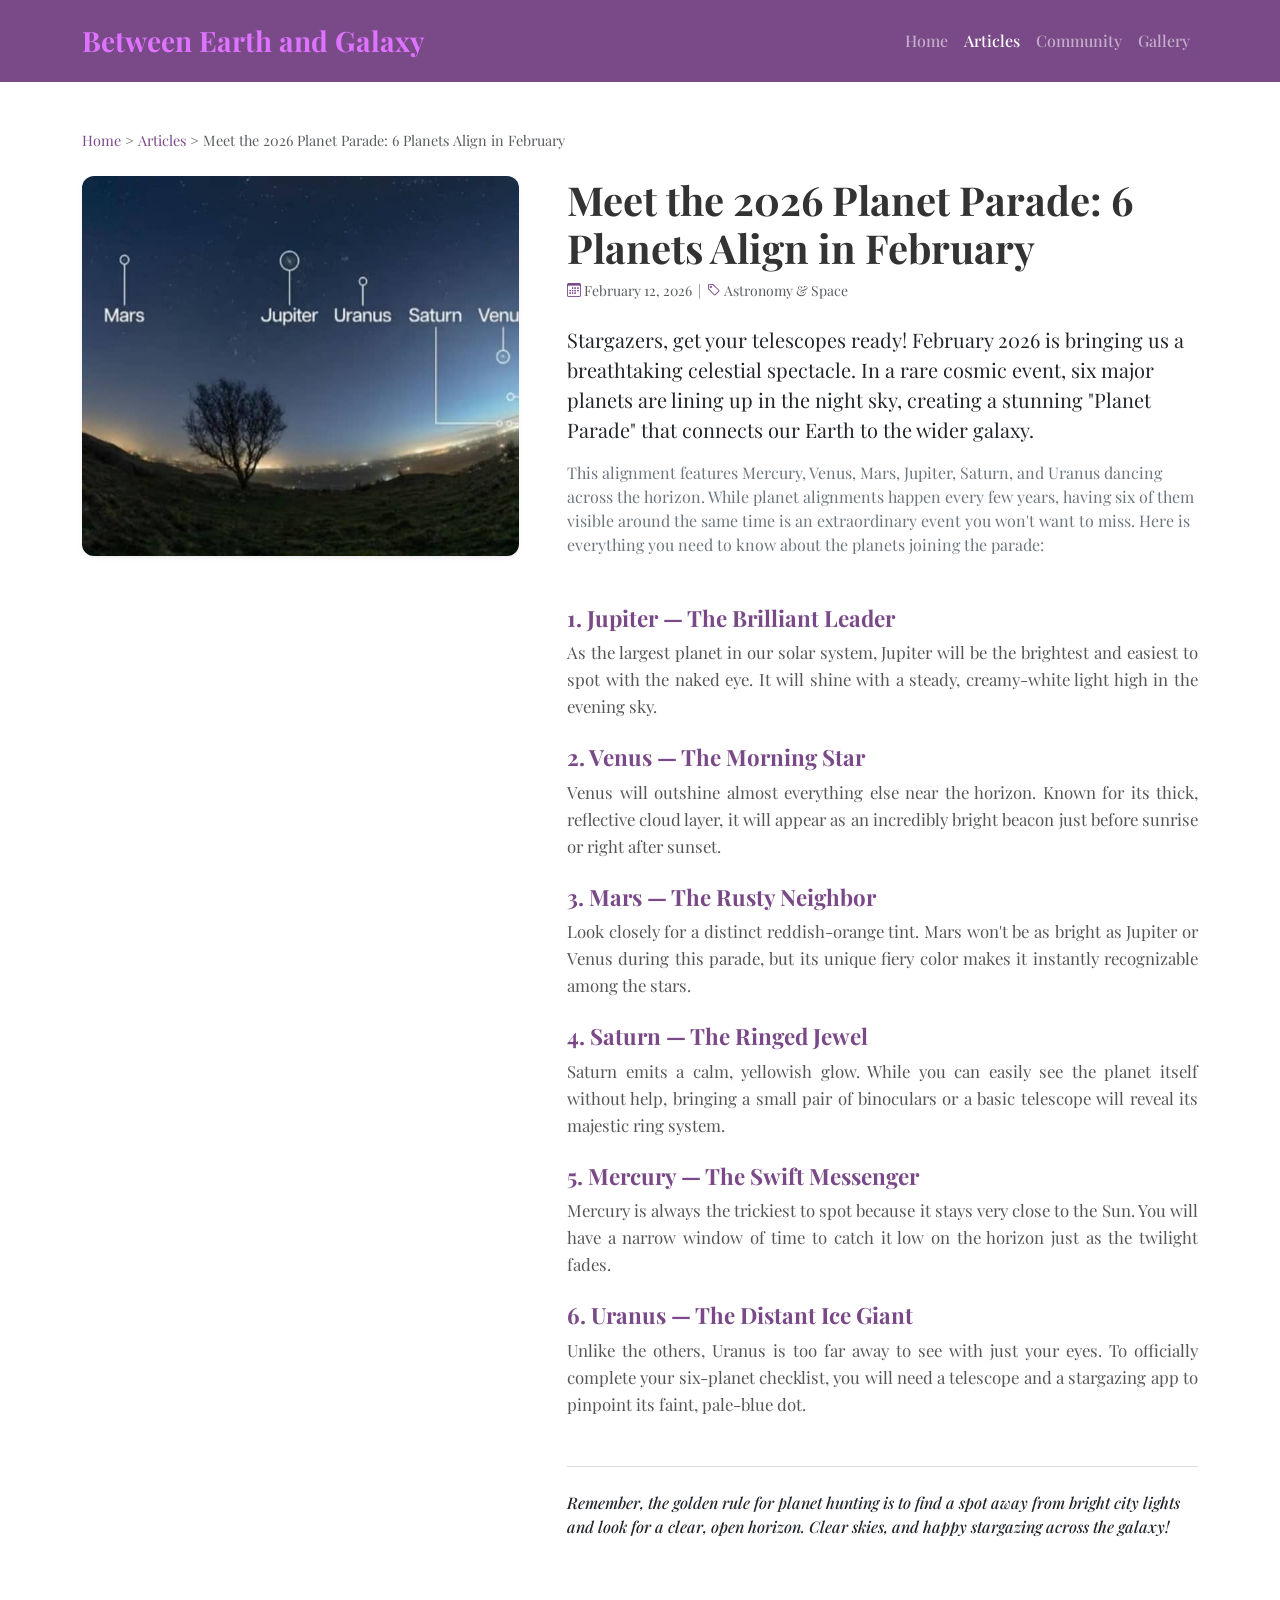
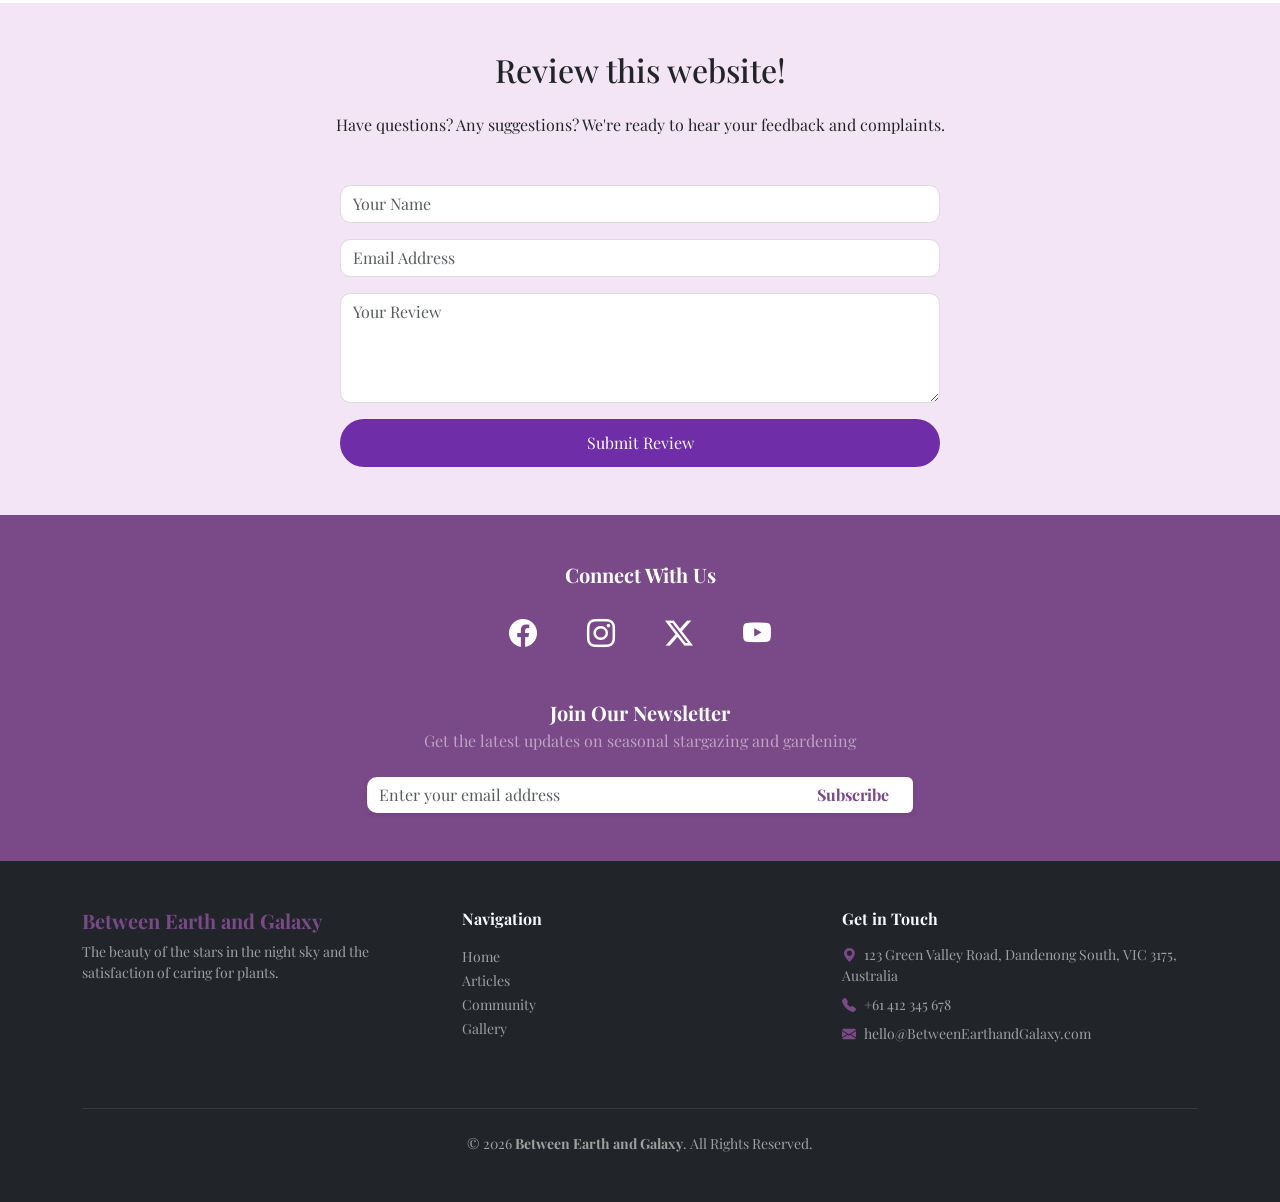
<file: artikel2.html>
<!DOCTYPE html>
<html lang="en">
<head>
    <meta charset="UTF-8">
    <meta name="viewport" content="width=device-width, initial-scale=1.0">
    <title>Between Earth and Galaxy | 10 Easiest Indoor Plants to Care for Beginners</title>
    
    <!-- Bootstrap 5 -->
    <link href="https://cdn.jsdelivr.net/npm/bootstrap@5.3.0/dist/css/bootstrap.min.css" rel="stylesheet">
    <!-- Google Fonts -->
    <link href="https://fonts.googleapis.com/css2?family=Playfair+Display:ital,wght@0,400..900;1,400..900&display=swap" rel="stylesheet">
    <!-- Bootstrap Icons -->
    <link rel="stylesheet" href="https://cdn.jsdelivr.net/npm/bootstrap-icons@1.11.1/font/bootstrap-icons.css">
    <link rel="stylesheet" href="style.css">
</head>
<body>
    
    <!-- NAVBAR -->
    <nav class="navbar navbar-expand-lg navbar-dark sticky-top custom-nav">
        <div class="container">
            <a class="navbar-brand logo" href="#">Between Earth and Galaxy </a>
            
            <button class="navbar-toggler" type="button" data-bs-toggle="collapse" data-bs-target="#navbarNav">
                <span class="navbar-toggler-icon"></span>
            </button>
            
            <div class="collapse navbar-collapse" id="navbarNav">
                <ul class="navbar-nav ms-auto">
                    <li class="nav-item">
                        <a class="nav-link" href="index.html">Home</a>
                    </li>
                    <li class="nav-item">
                        <a class="nav-link active" aria-current="page" href="artikel.html">Articles</a>
                    </li>
                    <li class="nav-item">
                        <a class="nav-link" href="komunitas.html">Community</a>
                    </li>
                    <li class="nav-item">
                        <a class="nav-link" href="galeri.html">Gallery</a>
                    </li>
                </ul>
            </div>
        </div>
    </nav>

 <main class="container py-5">
    
    <div class="breadcrumb-container text-muted mb-4">
        <a href="index.html" class="text-decoration-none">Home</a> &gt; 
        <a href="artikel.html" class="text-decoration-none">Articles</a> &gt; 
        Meet the 2026 Planet Parade: 6 Planets Align in February
    </div>

    <div class="row g-5 align-items-start">
        
        <div class="col-md-5 sticky-md-top" style="top: 90px;">
            <img src="paradeplanet.jpg" alt="6 Planets Aligning in the Night Sky" class="article-img shadow-sm">
        </div>

        <div class="col-md-7">
            <h1 class="article-title fw-bold mb-2">Meet the 2026 Planet Parade: 6 Planets Align in February</h1>
            
            <div class="article-meta text-muted small mb-4">
                <i class="bi bi-calendar3"></i> February 12, 2026 &nbsp;|&nbsp; <i class="bi bi-tag"></i> Astronomy & Space
            </div>
            
            <div class="article-content text-secondary">
                <p class="lead text-dark">
                    Stargazers, get your telescopes ready! February 2026 is bringing us a breathtaking 
                    celestial spectacle. In a rare cosmic event, six major planets are lining up in the 
                    night sky, creating a stunning "Planet Parade" that connects our Earth to the wider galaxy.
                </p>
                <p class="mb-5">
                    This alignment features Mercury, Venus, Mars, Jupiter, Saturn, and Uranus dancing across 
                    the horizon. While planet alignments happen every few years, having six of them visible 
                    around the same time is an extraordinary event you won't want to miss. Here is everything 
                    you need to know about the planets joining the parade:
                </p>

                <div class="plant-section mb-4">
                    <h3 class="fw-bold">1. Jupiter — The Brilliant Leader</h3>
                    <p>As the largest planet in our solar system, Jupiter will be the brightest and easiest to spot with the naked eye. It will shine with a steady, creamy-white light high in the evening sky.</p>
                </div>

                <div class="plant-section mb-4">
                    <h3 class="fw-bold">2. Venus — The Morning Star</h3>
                    <p>Venus will outshine almost everything else near the horizon. Known for its thick, reflective cloud layer, it will appear as an incredibly bright beacon just before sunrise or right after sunset.</p>
                </div>

                <div class="plant-section mb-4">
                    <h3 class="fw-bold">3. Mars — The Rusty Neighbor</h3>
                    <p>Look closely for a distinct reddish-orange tint. Mars won't be as bright as Jupiter or Venus during this parade, but its unique fiery color makes it instantly recognizable among the stars.</p>
                </div>

                <div class="plant-section mb-4">
                    <h3 class="fw-bold">4. Saturn — The Ringed Jewel</h3>
                    <p>Saturn emits a calm, yellowish glow. While you can easily see the planet itself without help, bringing a small pair of binoculars or a basic telescope will reveal its majestic ring system.</p>
                </div>

                <div class="plant-section mb-4">
                    <h3 class="fw-bold">5. Mercury — The Swift Messenger</h3>
                    <p>Mercury is always the trickiest to spot because it stays very close to the Sun. You will have a narrow window of time to catch it low on the horizon just as the twilight fades.</p>
                </div>

                <div class="plant-section mb-5">
                    <h3 class="fw-bold">6. Uranus — The Distant Ice Giant</h3>
                    <p>Unlike the others, Uranus is too far away to see with just your eyes. To officially complete your six-planet checklist, you will need a telescope and a stargazing app to pinpoint its faint, pale-blue dot.</p>
                </div>

                <hr class="my-4">

                <p class="fst-italic text-dark fw-medium">
                    Remember, the golden rule for planet hunting is to find a spot away from bright city lights 
                    and look for a clear, open horizon. Clear skies, and happy stargazing across the galaxy!
                </p>
            </div>
        </div>

    </div>
</main>

    <!-- CONTACT SECTION -->
    <section class="contact py-5" id="contact">
        <div class="container">
            <h2 class="mb-4">Review this website!</h2>
            <p class="subtitle mb-5">Have questions? Any suggestions? We're ready to hear your feedback and complaints.</p>
            <form class="contact-form mx-auto" style="max-width: 600px;">
    <div class="mb-3">
        <input type="text" class="form-control" placeholder="Your Name"> 
    </div>
    <div class="mb-3">
        <input type="email" class="form-control" placeholder="Email Address">
    </div>
    <div class="mb-3">
        <textarea class="form-control" rows="4" placeholder="Your Review"></textarea>
    </div>
    <button type="submit" class="btn btn-custom w-100 rounded-pill">Submit Review</button>
</form>
</section>

    <!-- FOOTER -->
<div class="container-fluid py-5">
    <div class="container">

        <h5 class="text-center text-light mb-4 fw-bold">Connect With Us</h5>
        <div class="d-flex justify-content-center mb-5" style="gap: 50px">
            <a href="#" class="text-light fs-3"><i class="bi bi-facebook"></i></a>
            <a href="#" class="text-light fs-3"><i class="bi bi-instagram"></i></a>
            <a href="#" class="text-light fs-3"><i class="bi bi-twitter-x"></i></a>
            <a href="#" class="text-light fs-3"><i class="bi bi-youtube"></i></a>
        </div>

        <h5 class="text-center text-light mb-1 fw-bold">Join Our Newsletter</h5>
        <p class="text-center text-light opacity-50 mb-4">Get the latest updates on seasonal stargazing and gardening</p>

        <div class="row justify-content-center">
            <div class="col-md-6">
                <div class="input-group shadow-sm">
                    <input type="email" class="form-control border-0" placeholder="Enter your email address">
                    <button class="btn btn-success text-light fw-bold px-4">Subscribe</button>
                </div>
            </div>
        </div>

    </div>
</div>

<footer class="bg-dark text-light py-5">
    <div class="container">
        <div class="row text-center text-md-start">

            <div class="col-md-4 mb-4 mb-md-0">
                <h5 class="fw-bold text-success">Between Earth and Galaxy</h5>
                <p class="text-muted small">The beauty of the stars in the night sky and the satisfaction of caring for plants.</p>
            </div>

            <div class="col-md-4 mb-4 mb-md-0">
                <h6 class="fw-bold mb-3">Navigation</h6>
                <ul class="list-unstyled">
                    <li><a href="#" class="text-muted text-decoration-none small">Home</a></li>
                    <li><a href="artikel.html" class="text-muted text-decoration-none small">Articles</a></li>
                    <li><a href="komunitas.html" class="text-muted text-decoration-none small">Community</a></li>
                    <li><a href="galeri.html" class="text-muted text-decoration-none small">Gallery</a></li>
                </ul>
            </div>
            
            <div class="col-md-4">
                <h6 class="fw-bold mb-3">Get in Touch</h6>
                <ul class="list-unstyled text-muted small">
                    <li class="mb-2"><i class="bi bi-geo-alt-fill me-2 text-success"></i>123 Green Valley Road, Dandenong South, VIC 3175, Australia</li>
                    <li class="mb-2"><i class="bi bi-telephone-fill me-2 text-success"></i>+61 412 345 678</li>
                    <li><i class="bi bi-envelope-fill me-2 text-success"></i>hello@BetweenEarthandGalaxy.com</li>
                </ul>
            </div>
        </div>

        <hr class="border-secondary mt-5 mb-4">
        
        <p class="text-center text-muted small mb-0">
            &copy; 2026 <strong>Between Earth and Galaxy</strong>. All Rights Reserved.
        </p>
    </div>
</footer>
</body>
</html>
</file>
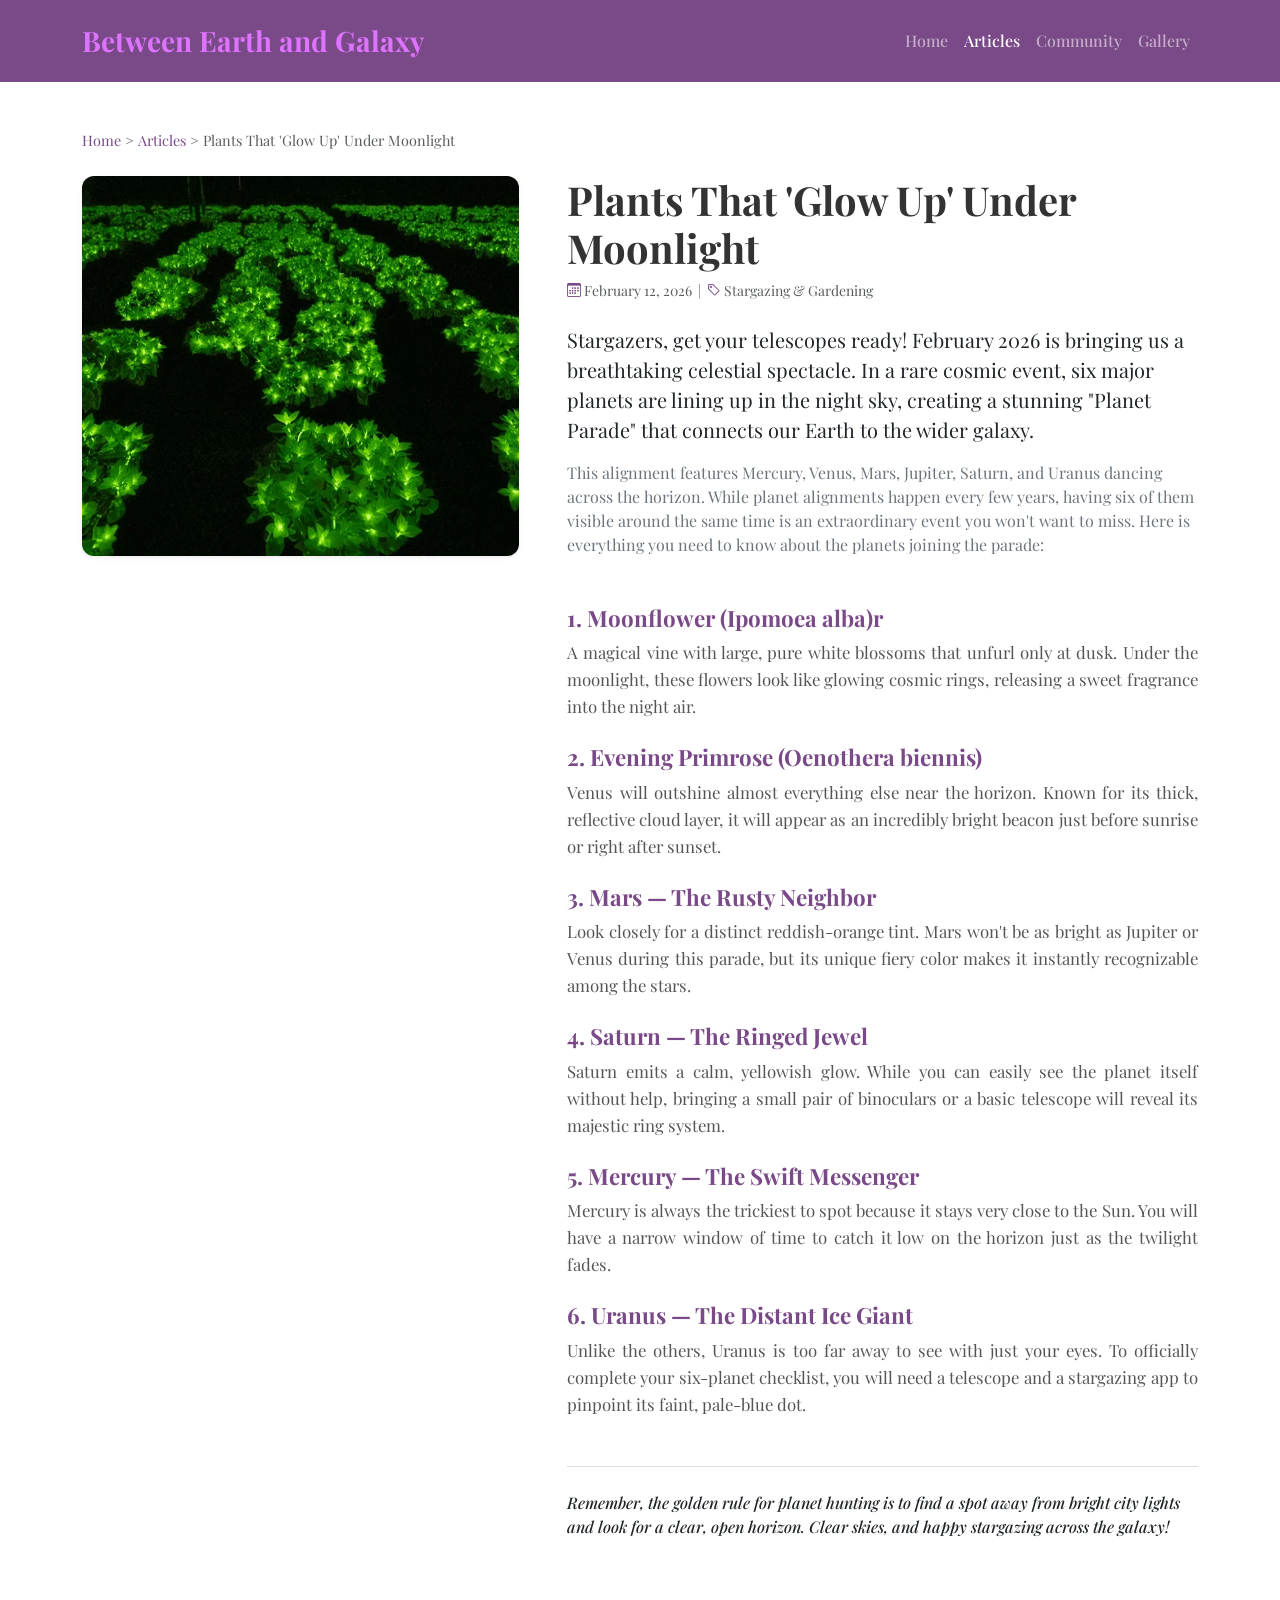
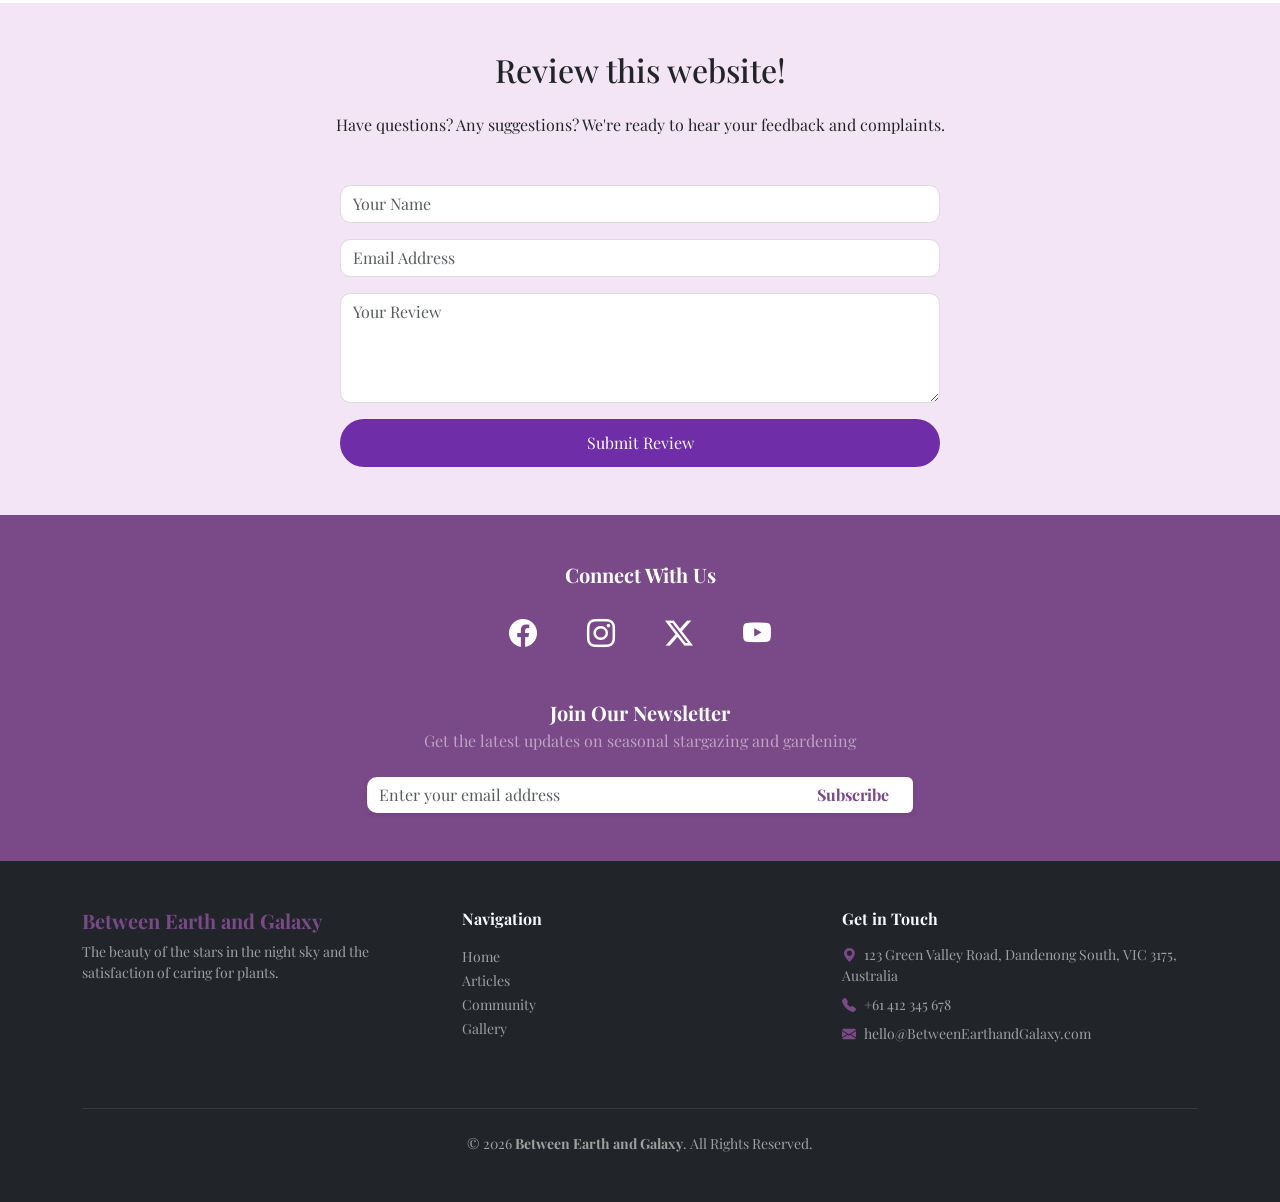
<file: artikel3.html>
<!DOCTYPE html>
<html lang="en">
<head>
    <meta charset="UTF-8">
    <meta name="viewport" content="width=device-width, initial-scale=1.0">
    <title>Between Earth and Galaxy | 10 Easiest Indoor Plants to Care for Beginners</title>
    
    <!-- Bootstrap 5 -->
    <link href="https://cdn.jsdelivr.net/npm/bootstrap@5.3.0/dist/css/bootstrap.min.css" rel="stylesheet">
    <!-- Google Fonts -->
    <link href="https://fonts.googleapis.com/css2?family=Playfair+Display:ital,wght@0,400..900;1,400..900&display=swap" rel="stylesheet">
    <!-- Bootstrap Icons -->
    <link rel="stylesheet" href="https://cdn.jsdelivr.net/npm/bootstrap-icons@1.11.1/font/bootstrap-icons.css">
    <link rel="stylesheet" href="style.css">
</head>
<body>
    
    <!-- NAVBAR -->
    <nav class="navbar navbar-expand-lg navbar-dark sticky-top custom-nav">
        <div class="container">
            <a class="navbar-brand logo" href="#">Between Earth and Galaxy </a>
            
            <button class="navbar-toggler" type="button" data-bs-toggle="collapse" data-bs-target="#navbarNav">
                <span class="navbar-toggler-icon"></span>
            </button>
            
            <div class="collapse navbar-collapse" id="navbarNav">
                <ul class="navbar-nav ms-auto">
                    <li class="nav-item">
                        <a class="nav-link" href="index.html">Home</a>
                    </li>
                    <li class="nav-item">
                        <a class="nav-link active" aria-current="page" href="artikel.html">Articles</a>
                    </li>
                    <li class="nav-item">
                        <a class="nav-link" href="komunitas.html">Community</a>
                    </li>
                    <li class="nav-item">
                        <a class="nav-link" href="galeri.html">Gallery</a>
                    </li>
                </ul>
            </div>
        </div>
    </nav>

 <main class="container py-5">
    
    <div class="breadcrumb-container text-muted mb-4">
        <a href="index.html" class="text-decoration-none">Home</a> &gt; 
        <a href="artikel.html" class="text-decoration-none">Articles</a> &gt; 
        Plants That 'Glow Up' Under Moonlight
    </div>

    <div class="row g-5 align-items-start">
        
        <div class="col-md-5 sticky-md-top" style="top: 90px;">
            <img src="tanamanbercahaya.jpg" alt="6 Plants That 'Glow Up' Under Moonlight" class="article-img shadow-sm">
        </div>

        <div class="col-md-7">
            <h1 class="article-title fw-bold mb-2">Plants That 'Glow Up' Under Moonlight</h1>
            
            <div class="article-meta text-muted small mb-4">
                <i class="bi bi-calendar3"></i> February 12, 2026 &nbsp;|&nbsp; <i class="bi bi-tag"></i> Stargazing & Gardening
            </div>
            
            <div class="article-content text-secondary">
                <p class="lead text-dark">
                    Stargazers, get your telescopes ready! February 2026 is bringing us a breathtaking 
                    celestial spectacle. In a rare cosmic event, six major planets are lining up in the 
                    night sky, creating a stunning "Planet Parade" that connects our Earth to the wider galaxy.
                </p>
                <p class="mb-5">
                    This alignment features Mercury, Venus, Mars, Jupiter, Saturn, and Uranus dancing across 
                    the horizon. While planet alignments happen every few years, having six of them visible 
                    around the same time is an extraordinary event you won't want to miss. Here is everything 
                    you need to know about the planets joining the parade:
                </p>

                <div class="plant-section mb-4">
                    <h3 class="fw-bold">1. Moonflower (Ipomoea alba)r</h3>
                    <p>A magical vine with large, pure white blossoms that unfurl only at dusk. Under the moonlight, these flowers look like glowing cosmic rings, releasing a sweet fragrance into the night air.</p>
                </div>

                <div class="plant-section mb-4">
                    <h3 class="fw-bold">2. Evening Primrose (Oenothera biennis)</h3>
                    <p>Venus will outshine almost everything else near the horizon. Known for its thick, reflective cloud layer, it will appear as an incredibly bright beacon just before sunrise or right after sunset.</p>
                </div>

                <div class="plant-section mb-4">
                    <h3 class="fw-bold">3. Mars — The Rusty Neighbor</h3>
                    <p>Look closely for a distinct reddish-orange tint. Mars won't be as bright as Jupiter or Venus during this parade, but its unique fiery color makes it instantly recognizable among the stars.</p>
                </div>

                <div class="plant-section mb-4">
                    <h3 class="fw-bold">4. Saturn — The Ringed Jewel</h3>
                    <p>Saturn emits a calm, yellowish glow. While you can easily see the planet itself without help, bringing a small pair of binoculars or a basic telescope will reveal its majestic ring system.</p>
                </div>

                <div class="plant-section mb-4">
                    <h3 class="fw-bold">5. Mercury — The Swift Messenger</h3>
                    <p>Mercury is always the trickiest to spot because it stays very close to the Sun. You will have a narrow window of time to catch it low on the horizon just as the twilight fades.</p>
                </div>

                <div class="plant-section mb-5">
                    <h3 class="fw-bold">6. Uranus — The Distant Ice Giant</h3>
                    <p>Unlike the others, Uranus is too far away to see with just your eyes. To officially complete your six-planet checklist, you will need a telescope and a stargazing app to pinpoint its faint, pale-blue dot.</p>
                </div>

                <hr class="my-4">

                <p class="fst-italic text-dark fw-medium">
                    Remember, the golden rule for planet hunting is to find a spot away from bright city lights 
                    and look for a clear, open horizon. Clear skies, and happy stargazing across the galaxy!
                </p>
            </div>
        </div>

    </div>
</main>

    <!-- CONTACT SECTION -->
    <section class="contact py-5" id="contact">
        <div class="container">
            <h2 class="mb-4">Review this website!</h2>
            <p class="subtitle mb-5">Have questions? Any suggestions? We're ready to hear your feedback and complaints.</p>
            <form class="contact-form mx-auto" style="max-width: 600px;">
    <div class="mb-3">
        <input type="text" class="form-control" placeholder="Your Name"> 
    </div>
    <div class="mb-3">
        <input type="email" class="form-control" placeholder="Email Address">
    </div>
    <div class="mb-3">
        <textarea class="form-control" rows="4" placeholder="Your Review"></textarea>
    </div>
    <button type="submit" class="btn btn-custom w-100 rounded-pill">Submit Review</button>
</form>
</section>

    <!-- FOOTER -->
<div class="container-fluid py-5">
    <div class="container">

        <h5 class="text-center text-light mb-4 fw-bold">Connect With Us</h5>
        <div class="d-flex justify-content-center mb-5" style="gap: 50px">
            <a href="#" class="text-light fs-3"><i class="bi bi-facebook"></i></a>
            <a href="#" class="text-light fs-3"><i class="bi bi-instagram"></i></a>
            <a href="#" class="text-light fs-3"><i class="bi bi-twitter-x"></i></a>
            <a href="#" class="text-light fs-3"><i class="bi bi-youtube"></i></a>
        </div>

        <h5 class="text-center text-light mb-1 fw-bold">Join Our Newsletter</h5>
        <p class="text-center text-light opacity-50 mb-4">Get the latest updates on seasonal stargazing and gardening</p>

        <div class="row justify-content-center">
            <div class="col-md-6">
                <div class="input-group shadow-sm">
                    <input type="email" class="form-control border-0" placeholder="Enter your email address">
                    <button class="btn btn-success text-light fw-bold px-4">Subscribe</button>
                </div>
            </div>
        </div>

    </div>
</div>

<footer class="bg-dark text-light py-5">
    <div class="container">
        <div class="row text-center text-md-start">

            <div class="col-md-4 mb-4 mb-md-0">
                <h5 class="fw-bold text-success">Between Earth and Galaxy</h5>
                <p class="text-muted small">The beauty of the stars in the night sky and the satisfaction of caring for plants.</p>
            </div>

            <div class="col-md-4 mb-4 mb-md-0">
                <h6 class="fw-bold mb-3">Navigation</h6>
                <ul class="list-unstyled">
                    <li><a href="#" class="text-muted text-decoration-none small">Home</a></li>
                    <li><a href="artikel.html" class="text-muted text-decoration-none small">Articles</a></li>
                    <li><a href="komunitas.html" class="text-muted text-decoration-none small">Community</a></li>
                    <li><a href="galeri.html" class="text-muted text-decoration-none small">Gallery</a></li>
                </ul>
            </div>
            
            <div class="col-md-4">
                <h6 class="fw-bold mb-3">Get in Touch</h6>
                <ul class="list-unstyled text-muted small">
                    <li class="mb-2"><i class="bi bi-geo-alt-fill me-2 text-success"></i>123 Green Valley Road, Dandenong South, VIC 3175, Australia</li>
                    <li class="mb-2"><i class="bi bi-telephone-fill me-2 text-success"></i>+61 412 345 678</li>
                    <li><i class="bi bi-envelope-fill me-2 text-success"></i>hello@BetweenEarthandGalaxy.com</li>
                </ul>
            </div>
        </div>

        <hr class="border-secondary mt-5 mb-4">
        
        <p class="text-center text-muted small mb-0">
            &copy; 2026 <strong>Between Earth and Galaxy</strong>. All Rights Reserved.
        </p>
    </div>
</footer>
</body>
</html>
</file>
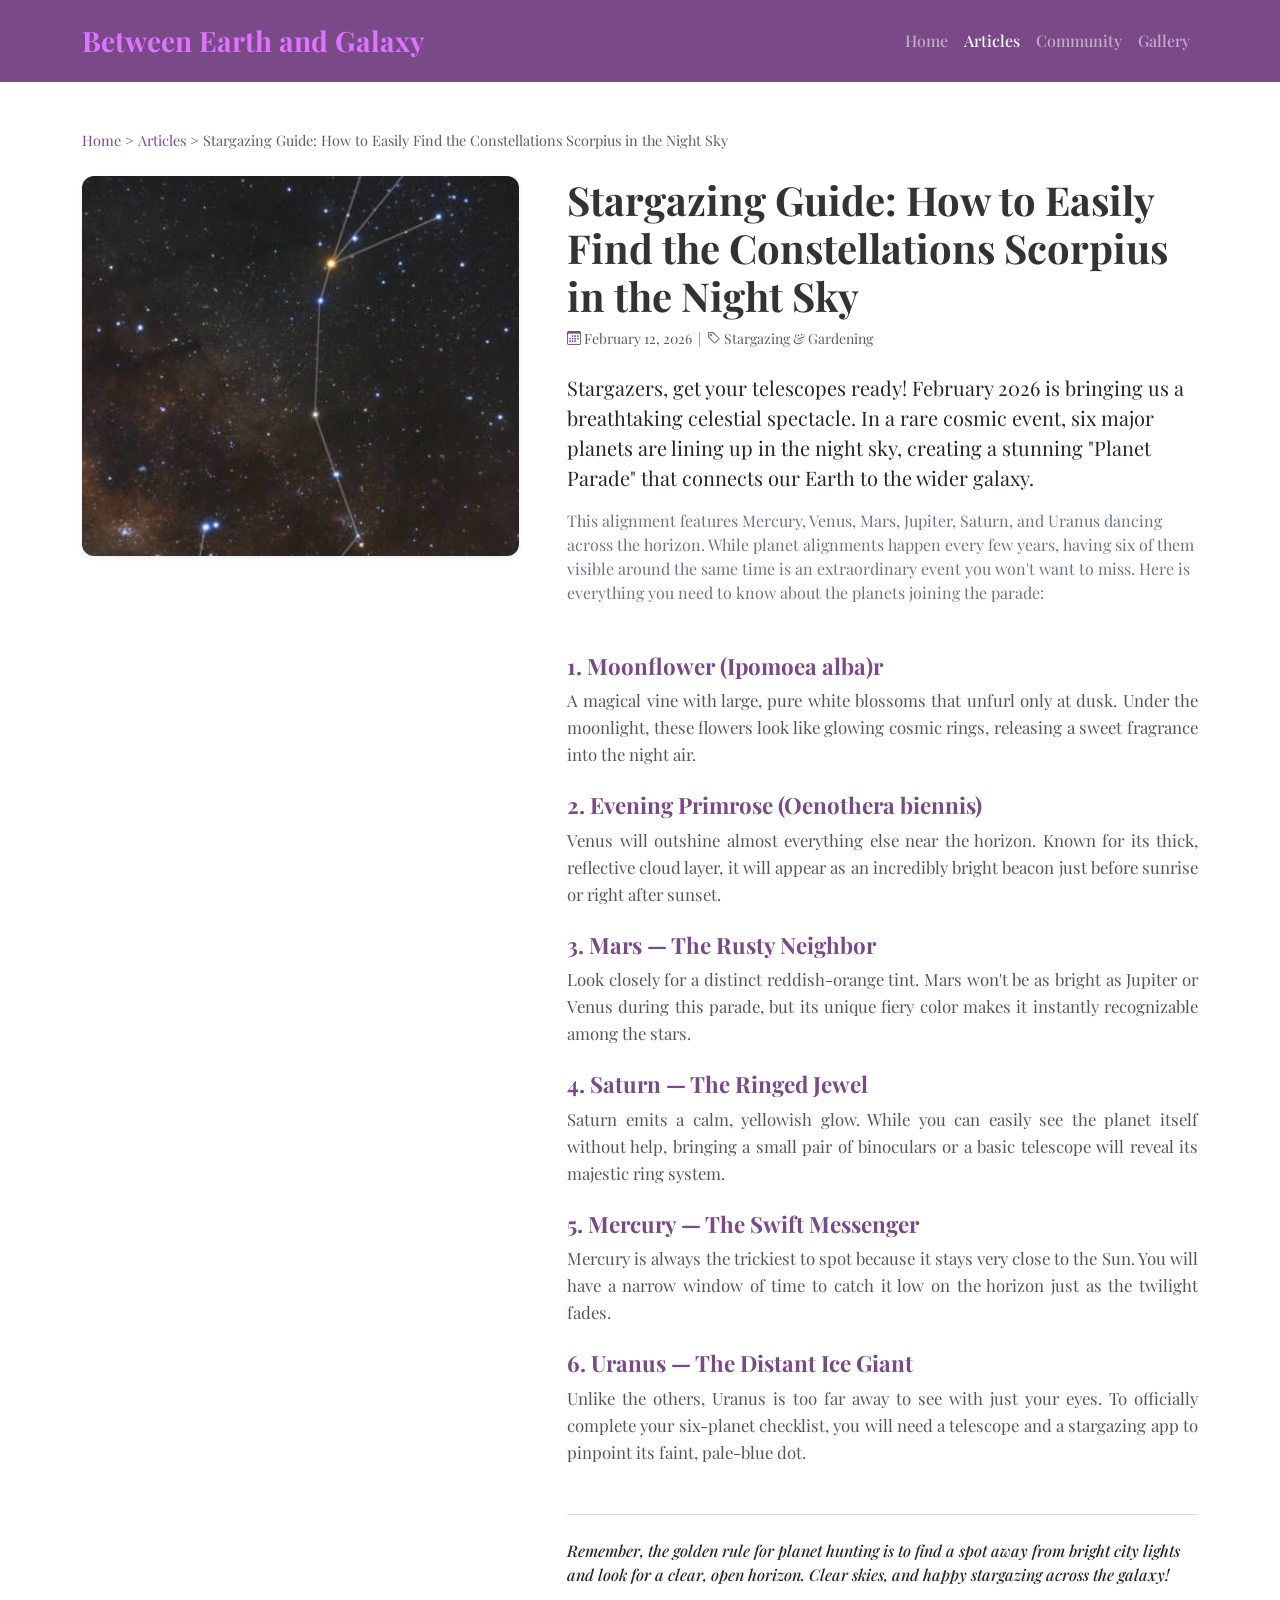
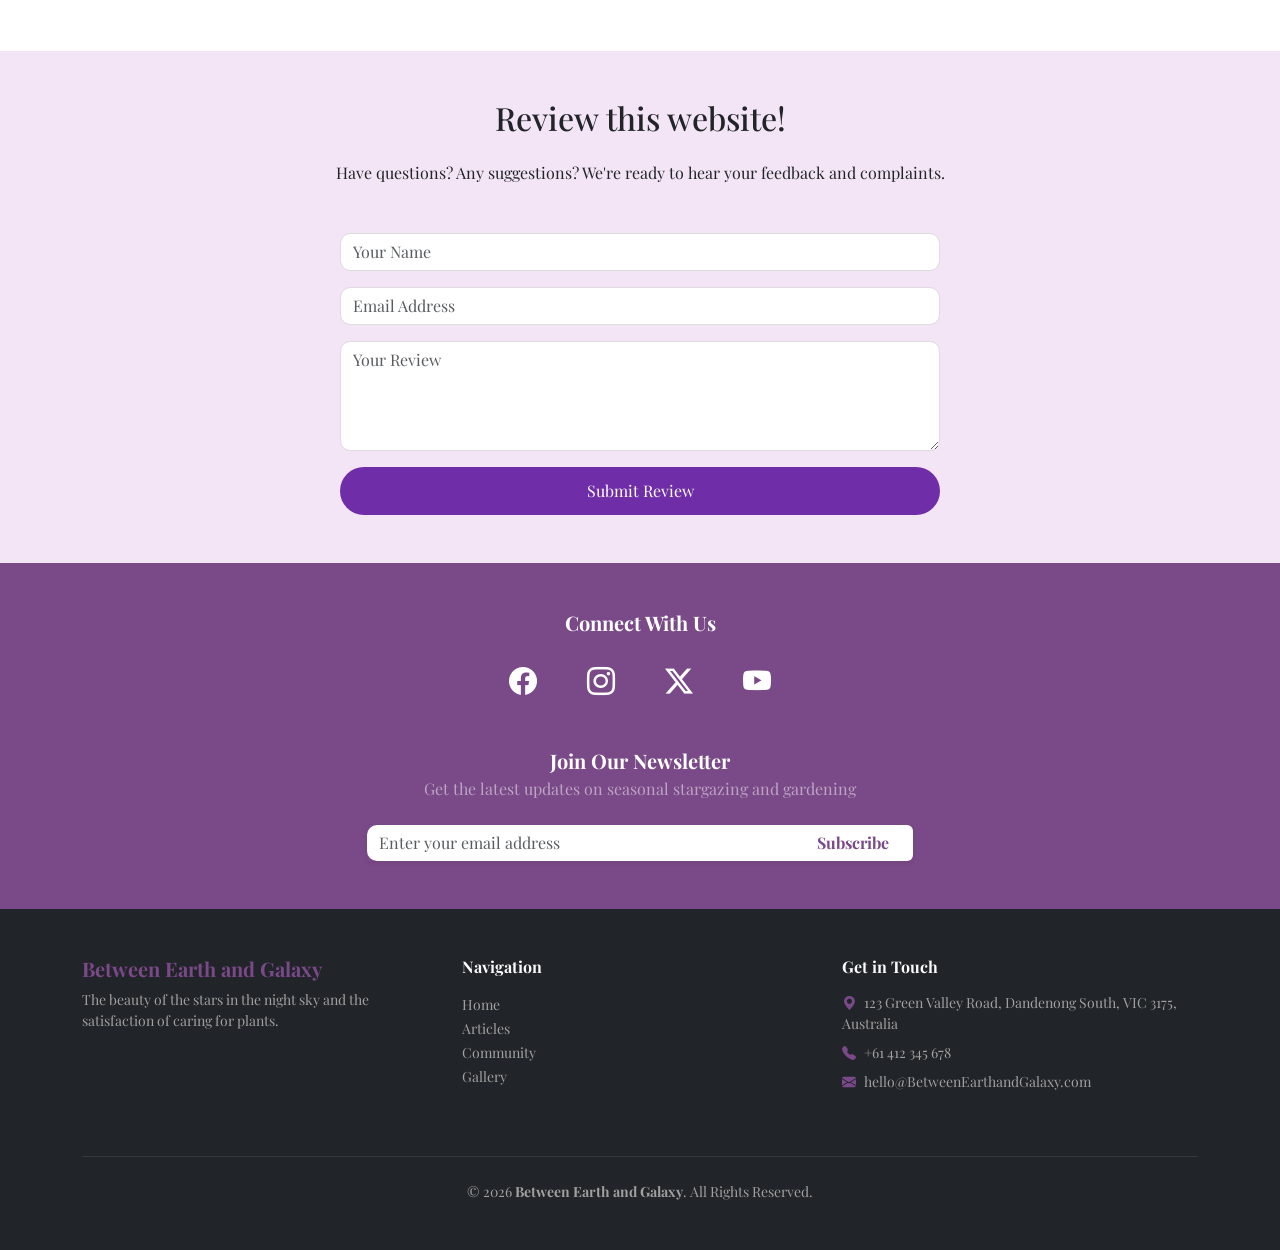
<file: artikel4.html>
<!DOCTYPE html>
<html lang="en">
<head>
    <meta charset="UTF-8">
    <meta name="viewport" content="width=device-width, initial-scale=1.0">
    <title>Between Earth and Galaxy | 10 Easiest Indoor Plants to Care for Beginners</title>
    
    <!-- Bootstrap 5 -->
    <link href="https://cdn.jsdelivr.net/npm/bootstrap@5.3.0/dist/css/bootstrap.min.css" rel="stylesheet">
    <!-- Google Fonts -->
    <link href="https://fonts.googleapis.com/css2?family=Playfair+Display:ital,wght@0,400..900;1,400..900&display=swap" rel="stylesheet">
    <!-- Bootstrap Icons -->
    <link rel="stylesheet" href="https://cdn.jsdelivr.net/npm/bootstrap-icons@1.11.1/font/bootstrap-icons.css">
    <link rel="stylesheet" href="style.css">
</head>
<body>
    
    <!-- NAVBAR -->
    <nav class="navbar navbar-expand-lg navbar-dark sticky-top custom-nav">
        <div class="container">
            <a class="navbar-brand logo" href="#">Between Earth and Galaxy </a>
            
            <button class="navbar-toggler" type="button" data-bs-toggle="collapse" data-bs-target="#navbarNav">
                <span class="navbar-toggler-icon"></span>
            </button>
            
            <div class="collapse navbar-collapse" id="navbarNav">
                <ul class="navbar-nav ms-auto">
                    <li class="nav-item">
                        <a class="nav-link" href="index.html">Home</a>
                    </li>
                    <li class="nav-item">
                        <a class="nav-link active" aria-current="page" href="artikel.html">Articles</a>
                    </li>
                    <li class="nav-item">
                        <a class="nav-link" href="komunitas.html">Community</a>
                    </li>
                    <li class="nav-item">
                        <a class="nav-link" href="galeri.html">Gallery</a>
                    </li>
                </ul>
            </div>
        </div>
    </nav>

 <main class="container py-5">
    
    <div class="breadcrumb-container text-muted mb-4">
        <a href="index.html" class="text-decoration-none">Home</a> &gt; 
        <a href="artikel.html" class="text-decoration-none">Articles</a> &gt; 
        Stargazing Guide: How to Easily Find the Constellations Scorpius in the Night Sky
    </div>

    <div class="row g-5 align-items-start">
        
        <div class="col-md-5 sticky-md-top" style="top: 90px;">
            <img src="scorpius.jpeg" alt="Stargazing Guide: How to Easily Find the Constellations Scorpius in the Night Sky" class="article-img shadow-sm">
        </div>

        <div class="col-md-7">
            <h1 class="article-title fw-bold mb-2">Stargazing Guide: How to Easily Find the Constellations Scorpius in the Night Sky</h1>
            
            <div class="article-meta text-muted small mb-4">
                <i class="bi bi-calendar3"></i> February 12, 2026 &nbsp;|&nbsp; <i class="bi bi-tag"></i> Stargazing & Gardening
            </div>
            
            <div class="article-content text-secondary">
                <p class="lead text-dark">
                    Stargazers, get your telescopes ready! February 2026 is bringing us a breathtaking 
                    celestial spectacle. In a rare cosmic event, six major planets are lining up in the 
                    night sky, creating a stunning "Planet Parade" that connects our Earth to the wider galaxy.
                </p>
                <p class="mb-5">
                    This alignment features Mercury, Venus, Mars, Jupiter, Saturn, and Uranus dancing across 
                    the horizon. While planet alignments happen every few years, having six of them visible 
                    around the same time is an extraordinary event you won't want to miss. Here is everything 
                    you need to know about the planets joining the parade:
                </p>

                <div class="plant-section mb-4">
                    <h3 class="fw-bold">1. Moonflower (Ipomoea alba)r</h3>
                    <p>A magical vine with large, pure white blossoms that unfurl only at dusk. Under the moonlight, these flowers look like glowing cosmic rings, releasing a sweet fragrance into the night air.</p>
                </div>

                <div class="plant-section mb-4">
                    <h3 class="fw-bold">2. Evening Primrose (Oenothera biennis)</h3>
                    <p>Venus will outshine almost everything else near the horizon. Known for its thick, reflective cloud layer, it will appear as an incredibly bright beacon just before sunrise or right after sunset.</p>
                </div>

                <div class="plant-section mb-4">
                    <h3 class="fw-bold">3. Mars — The Rusty Neighbor</h3>
                    <p>Look closely for a distinct reddish-orange tint. Mars won't be as bright as Jupiter or Venus during this parade, but its unique fiery color makes it instantly recognizable among the stars.</p>
                </div>

                <div class="plant-section mb-4">
                    <h3 class="fw-bold">4. Saturn — The Ringed Jewel</h3>
                    <p>Saturn emits a calm, yellowish glow. While you can easily see the planet itself without help, bringing a small pair of binoculars or a basic telescope will reveal its majestic ring system.</p>
                </div>

                <div class="plant-section mb-4">
                    <h3 class="fw-bold">5. Mercury — The Swift Messenger</h3>
                    <p>Mercury is always the trickiest to spot because it stays very close to the Sun. You will have a narrow window of time to catch it low on the horizon just as the twilight fades.</p>
                </div>

                <div class="plant-section mb-5">
                    <h3 class="fw-bold">6. Uranus — The Distant Ice Giant</h3>
                    <p>Unlike the others, Uranus is too far away to see with just your eyes. To officially complete your six-planet checklist, you will need a telescope and a stargazing app to pinpoint its faint, pale-blue dot.</p>
                </div>

                <hr class="my-4">

                <p class="fst-italic text-dark fw-medium">
                    Remember, the golden rule for planet hunting is to find a spot away from bright city lights 
                    and look for a clear, open horizon. Clear skies, and happy stargazing across the galaxy!
                </p>
            </div>
        </div>

    </div>
</main>

    <!-- CONTACT SECTION -->
    <section class="contact py-5" id="contact">
        <div class="container">
            <h2 class="mb-4">Review this website!</h2>
            <p class="subtitle mb-5">Have questions? Any suggestions? We're ready to hear your feedback and complaints.</p>
            <form class="contact-form mx-auto" style="max-width: 600px;">
    <div class="mb-3">
        <input type="text" class="form-control" placeholder="Your Name"> 
    </div>
    <div class="mb-3">
        <input type="email" class="form-control" placeholder="Email Address">
    </div>
    <div class="mb-3">
        <textarea class="form-control" rows="4" placeholder="Your Review"></textarea>
    </div>
    <button type="submit" class="btn btn-custom w-100 rounded-pill">Submit Review</button>
</form>
</section>

    <!-- FOOTER -->
<div class="container-fluid py-5">
    <div class="container">

        <h5 class="text-center text-light mb-4 fw-bold">Connect With Us</h5>
        <div class="d-flex justify-content-center mb-5" style="gap: 50px">
            <a href="#" class="text-light fs-3"><i class="bi bi-facebook"></i></a>
            <a href="#" class="text-light fs-3"><i class="bi bi-instagram"></i></a>
            <a href="#" class="text-light fs-3"><i class="bi bi-twitter-x"></i></a>
            <a href="#" class="text-light fs-3"><i class="bi bi-youtube"></i></a>
        </div>

        <h5 class="text-center text-light mb-1 fw-bold">Join Our Newsletter</h5>
        <p class="text-center text-light opacity-50 mb-4">Get the latest updates on seasonal stargazing and gardening</p>

        <div class="row justify-content-center">
            <div class="col-md-6">
                <div class="input-group shadow-sm">
                    <input type="email" class="form-control border-0" placeholder="Enter your email address">
                    <button class="btn btn-success text-light fw-bold px-4">Subscribe</button>
                </div>
            </div>
        </div>

    </div>
</div>

<footer class="bg-dark text-light py-5">
    <div class="container">
        <div class="row text-center text-md-start">

            <div class="col-md-4 mb-4 mb-md-0">
                <h5 class="fw-bold text-success">Between Earth and Galaxy</h5>
                <p class="text-muted small">The beauty of the stars in the night sky and the satisfaction of caring for plants.</p>
            </div>

            <div class="col-md-4 mb-4 mb-md-0">
                <h6 class="fw-bold mb-3">Navigation</h6>
                <ul class="list-unstyled">
                    <li><a href="#" class="text-muted text-decoration-none small">Home</a></li>
                    <li><a href="artikel.html" class="text-muted text-decoration-none small">Articles</a></li>
                    <li><a href="komunitas.html" class="text-muted text-decoration-none small">Community</a></li>
                    <li><a href="galeri.html" class="text-muted text-decoration-none small">Gallery</a></li>
                </ul>
            </div>
            
            <div class="col-md-4">
                <h6 class="fw-bold mb-3">Get in Touch</h6>
                <ul class="list-unstyled text-muted small">
                    <li class="mb-2"><i class="bi bi-geo-alt-fill me-2 text-success"></i>123 Green Valley Road, Dandenong South, VIC 3175, Australia</li>
                    <li class="mb-2"><i class="bi bi-telephone-fill me-2 text-success"></i>+61 412 345 678</li>
                    <li><i class="bi bi-envelope-fill me-2 text-success"></i>hello@BetweenEarthandGalaxy.com</li>
                </ul>
            </div>
        </div>

        <hr class="border-secondary mt-5 mb-4">
        
        <p class="text-center text-muted small mb-0">
            &copy; 2026 <strong>Between Earth and Galaxy</strong>. All Rights Reserved.
        </p>
    </div>
</footer>
</body>
</html>
</file>
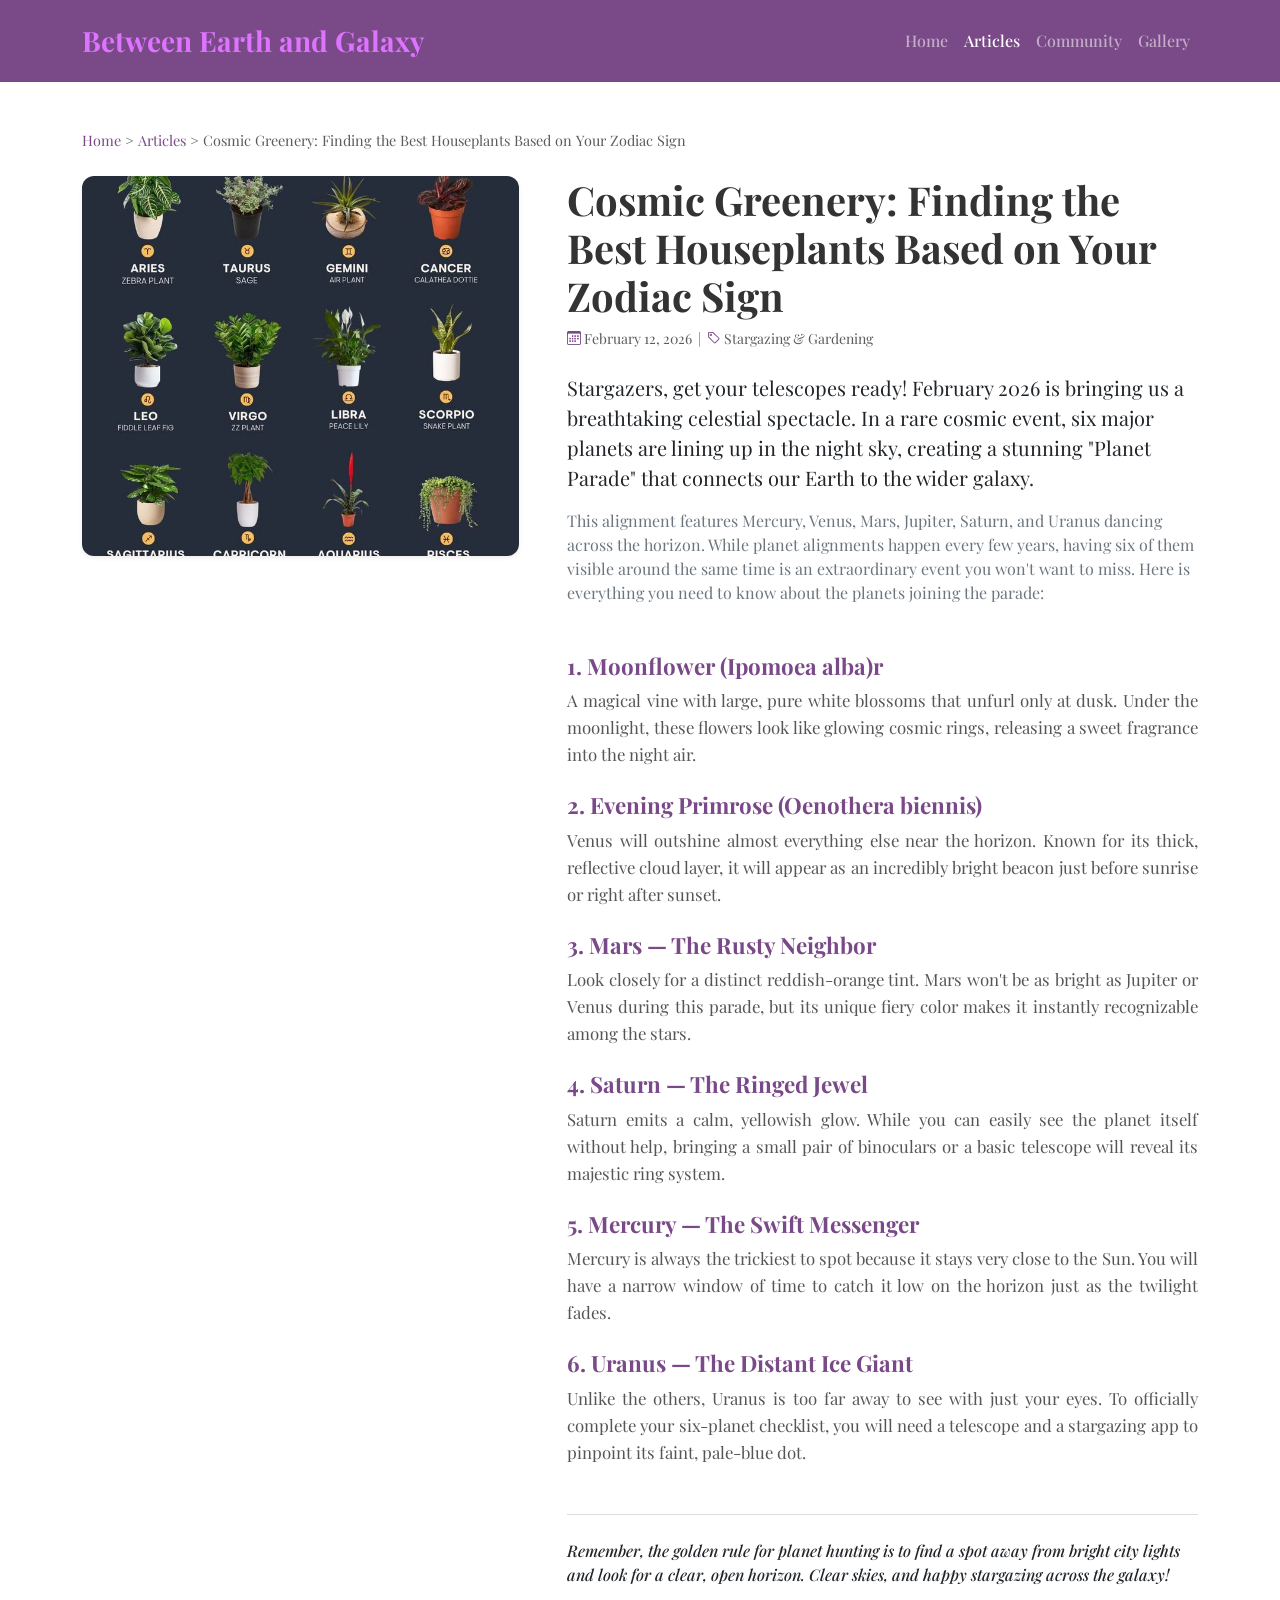
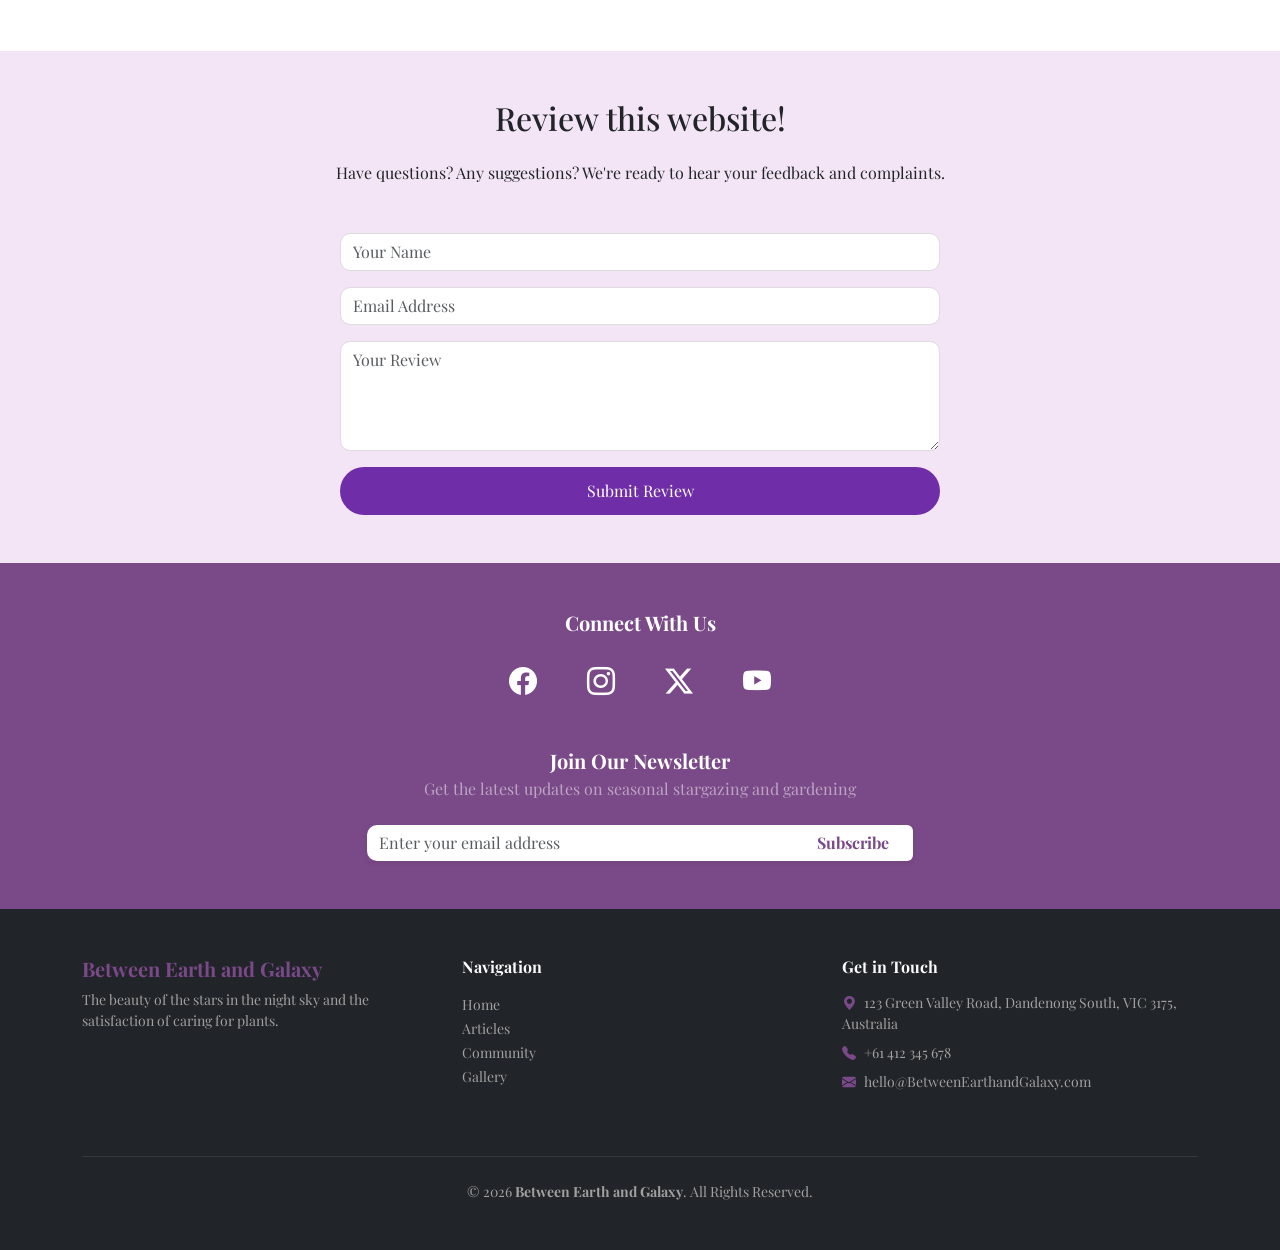
<file: artikel5.html>
<!DOCTYPE html>
<html lang="en">
<head>
    <meta charset="UTF-8">
    <meta name="viewport" content="width=device-width, initial-scale=1.0">
    <title>Between Earth and Galaxy | 10 Easiest Indoor Plants to Care for Beginners</title>
    
    <!-- Bootstrap 5 -->
    <link href="https://cdn.jsdelivr.net/npm/bootstrap@5.3.0/dist/css/bootstrap.min.css" rel="stylesheet">
    <!-- Google Fonts -->
    <link href="https://fonts.googleapis.com/css2?family=Playfair+Display:ital,wght@0,400..900;1,400..900&display=swap" rel="stylesheet">
    <!-- Bootstrap Icons -->
    <link rel="stylesheet" href="https://cdn.jsdelivr.net/npm/bootstrap-icons@1.11.1/font/bootstrap-icons.css">
    <link rel="stylesheet" href="style.css">
</head>
<body>
    
    <!-- NAVBAR -->
    <nav class="navbar navbar-expand-lg navbar-dark sticky-top custom-nav">
        <div class="container">
            <a class="navbar-brand logo" href="#">Between Earth and Galaxy </a>
            
            <button class="navbar-toggler" type="button" data-bs-toggle="collapse" data-bs-target="#navbarNav">
                <span class="navbar-toggler-icon"></span>
            </button>
            
            <div class="collapse navbar-collapse" id="navbarNav">
                <ul class="navbar-nav ms-auto">
                    <li class="nav-item">
                        <a class="nav-link" href="index.html">Home</a>
                    </li>
                    <li class="nav-item">
                        <a class="nav-link active" aria-current="page" href="artikel.html">Articles</a>
                    </li>
                    <li class="nav-item">
                        <a class="nav-link" href="komunitas.html">Community</a>
                    </li>
                    <li class="nav-item">
                        <a class="nav-link" href="galeri.html">Gallery</a>
                    </li>
                </ul>
            </div>
        </div>
    </nav>

 <main class="container py-5">
    
    <div class="breadcrumb-container text-muted mb-4">
        <a href="index.html" class="text-decoration-none">Home</a> &gt; 
        <a href="artikel.html" class="text-decoration-none">Articles</a> &gt; 
        Cosmic Greenery: Finding the Best Houseplants Based on Your Zodiac Sign
    </div>

    <div class="row g-5 align-items-start">
        
        <div class="col-md-5 sticky-md-top" style="top: 90px;">
            <img src="houseplantszodiac.jpeg" alt="Cosmic Greenery: Finding the Best Houseplants Based on Your Zodiac Sign" class="article-img shadow-sm">
        </div>

        <div class="col-md-7">
            <h1 class="article-title fw-bold mb-2">Cosmic Greenery: Finding the Best Houseplants Based on Your Zodiac Sign</h1>
            
            <div class="article-meta text-muted small mb-4">
                <i class="bi bi-calendar3"></i> February 12, 2026 &nbsp;|&nbsp; <i class="bi bi-tag"></i> Stargazing & Gardening
            </div>
            
            <div class="article-content text-secondary">
                <p class="lead text-dark">
                    Stargazers, get your telescopes ready! February 2026 is bringing us a breathtaking 
                    celestial spectacle. In a rare cosmic event, six major planets are lining up in the 
                    night sky, creating a stunning "Planet Parade" that connects our Earth to the wider galaxy.
                </p>
                <p class="mb-5">
                    This alignment features Mercury, Venus, Mars, Jupiter, Saturn, and Uranus dancing across 
                    the horizon. While planet alignments happen every few years, having six of them visible 
                    around the same time is an extraordinary event you won't want to miss. Here is everything 
                    you need to know about the planets joining the parade:
                </p>

                <div class="plant-section mb-4">
                    <h3 class="fw-bold">1. Moonflower (Ipomoea alba)r</h3>
                    <p>A magical vine with large, pure white blossoms that unfurl only at dusk. Under the moonlight, these flowers look like glowing cosmic rings, releasing a sweet fragrance into the night air.</p>
                </div>

                <div class="plant-section mb-4">
                    <h3 class="fw-bold">2. Evening Primrose (Oenothera biennis)</h3>
                    <p>Venus will outshine almost everything else near the horizon. Known for its thick, reflective cloud layer, it will appear as an incredibly bright beacon just before sunrise or right after sunset.</p>
                </div>

                <div class="plant-section mb-4">
                    <h3 class="fw-bold">3. Mars — The Rusty Neighbor</h3>
                    <p>Look closely for a distinct reddish-orange tint. Mars won't be as bright as Jupiter or Venus during this parade, but its unique fiery color makes it instantly recognizable among the stars.</p>
                </div>

                <div class="plant-section mb-4">
                    <h3 class="fw-bold">4. Saturn — The Ringed Jewel</h3>
                    <p>Saturn emits a calm, yellowish glow. While you can easily see the planet itself without help, bringing a small pair of binoculars or a basic telescope will reveal its majestic ring system.</p>
                </div>

                <div class="plant-section mb-4">
                    <h3 class="fw-bold">5. Mercury — The Swift Messenger</h3>
                    <p>Mercury is always the trickiest to spot because it stays very close to the Sun. You will have a narrow window of time to catch it low on the horizon just as the twilight fades.</p>
                </div>

                <div class="plant-section mb-5">
                    <h3 class="fw-bold">6. Uranus — The Distant Ice Giant</h3>
                    <p>Unlike the others, Uranus is too far away to see with just your eyes. To officially complete your six-planet checklist, you will need a telescope and a stargazing app to pinpoint its faint, pale-blue dot.</p>
                </div>

                <hr class="my-4">

                <p class="fst-italic text-dark fw-medium">
                    Remember, the golden rule for planet hunting is to find a spot away from bright city lights 
                    and look for a clear, open horizon. Clear skies, and happy stargazing across the galaxy!
                </p>
            </div>
        </div>

    </div>
</main>

    <!-- CONTACT SECTION -->
    <section class="contact py-5" id="contact">
        <div class="container">
            <h2 class="mb-4">Review this website!</h2>
            <p class="subtitle mb-5">Have questions? Any suggestions? We're ready to hear your feedback and complaints.</p>
            <form class="contact-form mx-auto" style="max-width: 600px;">
    <div class="mb-3">
        <input type="text" class="form-control" placeholder="Your Name"> 
    </div>
    <div class="mb-3">
        <input type="email" class="form-control" placeholder="Email Address">
    </div>
    <div class="mb-3">
        <textarea class="form-control" rows="4" placeholder="Your Review"></textarea>
    </div>
    <button type="submit" class="btn btn-custom w-100 rounded-pill">Submit Review</button>
</form>
</section>

    <!-- FOOTER -->
<div class="container-fluid py-5">
    <div class="container">

        <h5 class="text-center text-light mb-4 fw-bold">Connect With Us</h5>
        <div class="d-flex justify-content-center mb-5" style="gap: 50px">
            <a href="#" class="text-light fs-3"><i class="bi bi-facebook"></i></a>
            <a href="#" class="text-light fs-3"><i class="bi bi-instagram"></i></a>
            <a href="#" class="text-light fs-3"><i class="bi bi-twitter-x"></i></a>
            <a href="#" class="text-light fs-3"><i class="bi bi-youtube"></i></a>
        </div>

        <h5 class="text-center text-light mb-1 fw-bold">Join Our Newsletter</h5>
        <p class="text-center text-light opacity-50 mb-4">Get the latest updates on seasonal stargazing and gardening</p>

        <div class="row justify-content-center">
            <div class="col-md-6">
                <div class="input-group shadow-sm">
                    <input type="email" class="form-control border-0" placeholder="Enter your email address">
                    <button class="btn btn-success text-light fw-bold px-4">Subscribe</button>
                </div>
            </div>
        </div>

    </div>
</div>

<footer class="bg-dark text-light py-5">
    <div class="container">
        <div class="row text-center text-md-start">

            <div class="col-md-4 mb-4 mb-md-0">
                <h5 class="fw-bold text-success">Between Earth and Galaxy</h5>
                <p class="text-muted small">The beauty of the stars in the night sky and the satisfaction of caring for plants.</p>
            </div>

            <div class="col-md-4 mb-4 mb-md-0">
                <h6 class="fw-bold mb-3">Navigation</h6>
                <ul class="list-unstyled">
                    <li><a href="#" class="text-muted text-decoration-none small">Home</a></li>
                    <li><a href="artikel.html" class="text-muted text-decoration-none small">Articles</a></li>
                    <li><a href="komunitas.html" class="text-muted text-decoration-none small">Community</a></li>
                    <li><a href="galeri.html" class="text-muted text-decoration-none small">Gallery</a></li>
                </ul>
            </div>
            
            <div class="col-md-4">
                <h6 class="fw-bold mb-3">Get in Touch</h6>
                <ul class="list-unstyled text-muted small">
                    <li class="mb-2"><i class="bi bi-geo-alt-fill me-2 text-success"></i>123 Green Valley Road, Dandenong South, VIC 3175, Australia</li>
                    <li class="mb-2"><i class="bi bi-telephone-fill me-2 text-success"></i>+61 412 345 678</li>
                    <li><i class="bi bi-envelope-fill me-2 text-success"></i>hello@BetweenEarthandGalaxy.com</li>
                </ul>
            </div>
        </div>

        <hr class="border-secondary mt-5 mb-4">
        
        <p class="text-center text-muted small mb-0">
            &copy; 2026 <strong>Between Earth and Galaxy</strong>. All Rights Reserved.
        </p>
    </div>
</footer>
</body>
</html>
</file>
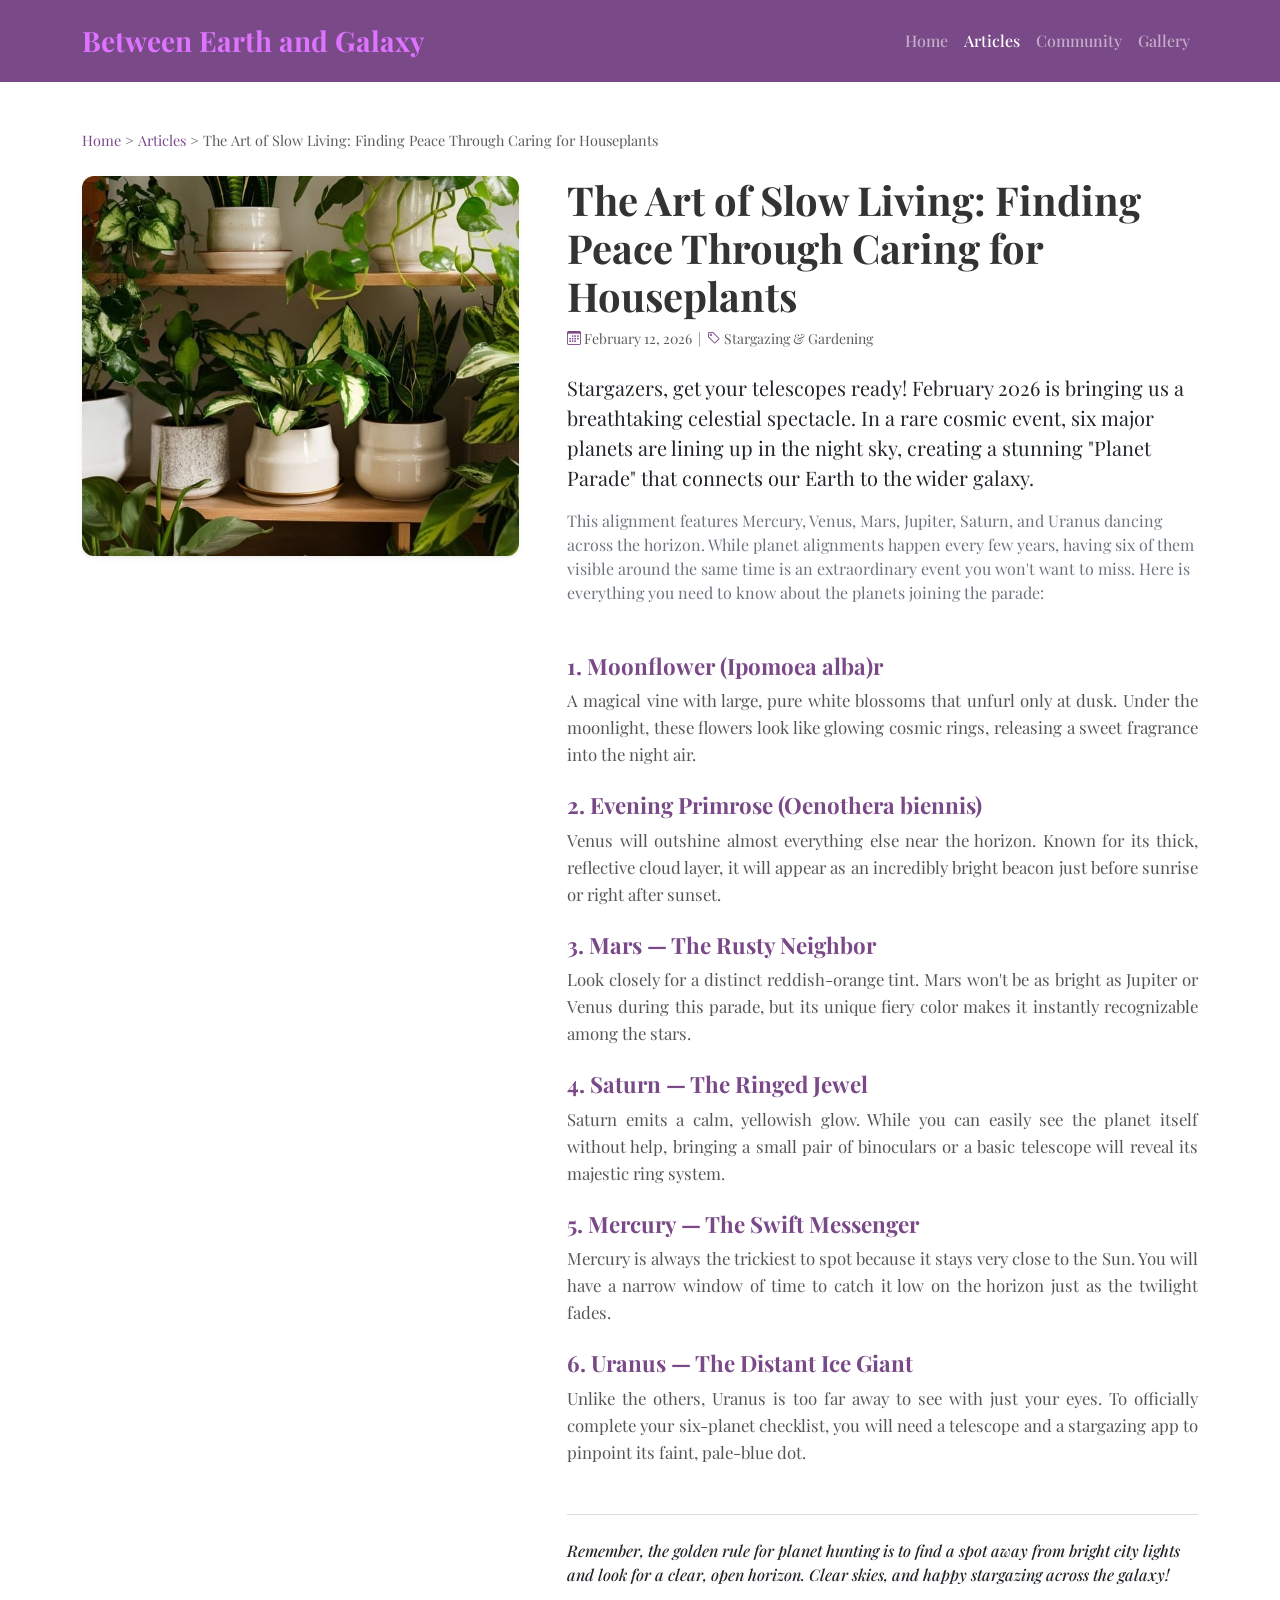
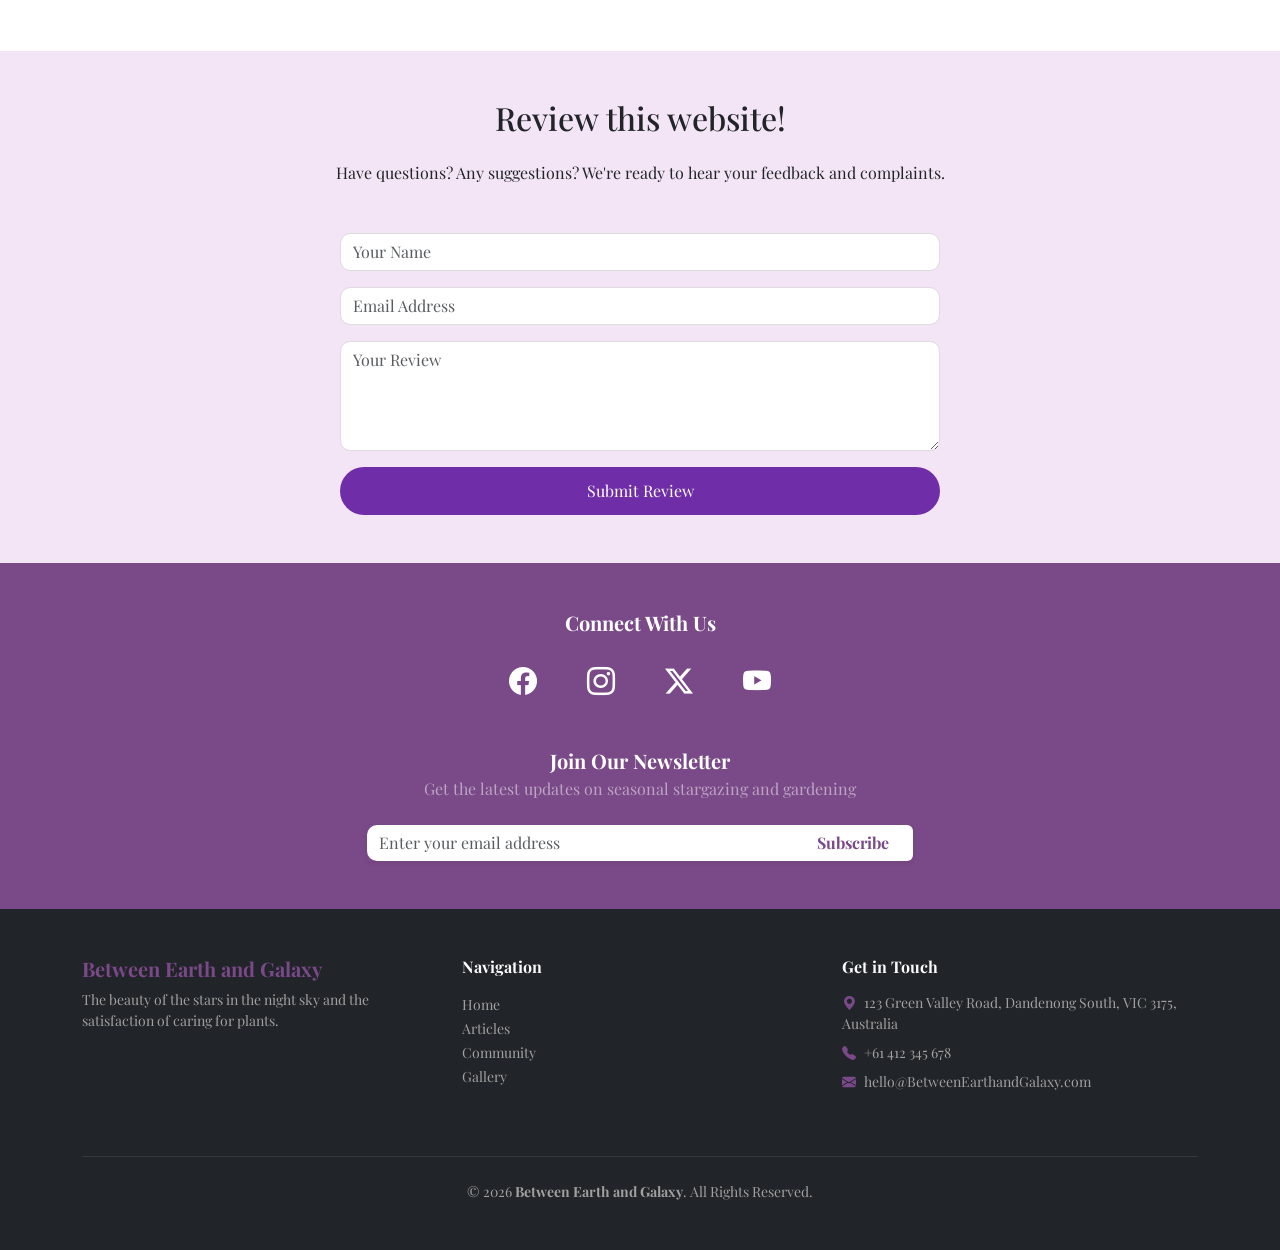
<file: artikel6.html>
<!DOCTYPE html>
<html lang="en">
<head>
    <meta charset="UTF-8">
    <meta name="viewport" content="width=device-width, initial-scale=1.0">
    <title>Between Earth and Galaxy | 10 Easiest Indoor Plants to Care for Beginners</title>
    
    <!-- Bootstrap 5 -->
    <link href="https://cdn.jsdelivr.net/npm/bootstrap@5.3.0/dist/css/bootstrap.min.css" rel="stylesheet">
    <!-- Google Fonts -->
    <link href="https://fonts.googleapis.com/css2?family=Playfair+Display:ital,wght@0,400..900;1,400..900&display=swap" rel="stylesheet">
    <!-- Bootstrap Icons -->
    <link rel="stylesheet" href="https://cdn.jsdelivr.net/npm/bootstrap-icons@1.11.1/font/bootstrap-icons.css">
    <link rel="stylesheet" href="style.css">
</head>
<body>
    
    <!-- NAVBAR -->
    <nav class="navbar navbar-expand-lg navbar-dark sticky-top custom-nav">
        <div class="container">
            <a class="navbar-brand logo" href="#">Between Earth and Galaxy </a>
            
            <button class="navbar-toggler" type="button" data-bs-toggle="collapse" data-bs-target="#navbarNav">
                <span class="navbar-toggler-icon"></span>
            </button>
            
            <div class="collapse navbar-collapse" id="navbarNav">
                <ul class="navbar-nav ms-auto">
                    <li class="nav-item">
                        <a class="nav-link" href="index.html">Home</a>
                    </li>
                    <li class="nav-item">
                        <a class="nav-link active" aria-current="page" href="artikel.html">Articles</a>
                    </li>
                    <li class="nav-item">
                        <a class="nav-link" href="komunitas.html">Community</a>
                    </li>
                    <li class="nav-item">
                        <a class="nav-link" href="galeri.html">Gallery</a>
                    </li>
                </ul>
            </div>
        </div>
    </nav>

 <main class="container py-5">
    
    <div class="breadcrumb-container text-muted mb-4">
        <a href="index.html" class="text-decoration-none">Home</a> &gt; 
        <a href="artikel.html" class="text-decoration-none">Articles</a> &gt; 
        The Art of Slow Living: Finding Peace Through Caring for Houseplants </div>

    <div class="row g-5 align-items-start">
        
        <div class="col-md-5 sticky-md-top" style="top: 90px;">
            <img src="houseplants.jpeg" alt="6 Plants That 'Glow Up' Under Moonlight" class="article-img shadow-sm">
        </div>

        <div class="col-md-7">
            <h1 class="article-title fw-bold mb-2">The Art of Slow Living: Finding Peace Through Caring for Houseplants</h1>
            
            <div class="article-meta text-muted small mb-4">
                <i class="bi bi-calendar3"></i> February 12, 2026 &nbsp;|&nbsp; <i class="bi bi-tag"></i> Stargazing & Gardening
            </div>
            
            <div class="article-content text-secondary">
                <p class="lead text-dark">
                    Stargazers, get your telescopes ready! February 2026 is bringing us a breathtaking 
                    celestial spectacle. In a rare cosmic event, six major planets are lining up in the 
                    night sky, creating a stunning "Planet Parade" that connects our Earth to the wider galaxy.
                </p>
                <p class="mb-5">
                    This alignment features Mercury, Venus, Mars, Jupiter, Saturn, and Uranus dancing across 
                    the horizon. While planet alignments happen every few years, having six of them visible 
                    around the same time is an extraordinary event you won't want to miss. Here is everything 
                    you need to know about the planets joining the parade:
                </p>

                <div class="plant-section mb-4">
                    <h3 class="fw-bold">1. Moonflower (Ipomoea alba)r</h3>
                    <p>A magical vine with large, pure white blossoms that unfurl only at dusk. Under the moonlight, these flowers look like glowing cosmic rings, releasing a sweet fragrance into the night air.</p>
                </div>

                <div class="plant-section mb-4">
                    <h3 class="fw-bold">2. Evening Primrose (Oenothera biennis)</h3>
                    <p>Venus will outshine almost everything else near the horizon. Known for its thick, reflective cloud layer, it will appear as an incredibly bright beacon just before sunrise or right after sunset.</p>
                </div>

                <div class="plant-section mb-4">
                    <h3 class="fw-bold">3. Mars — The Rusty Neighbor</h3>
                    <p>Look closely for a distinct reddish-orange tint. Mars won't be as bright as Jupiter or Venus during this parade, but its unique fiery color makes it instantly recognizable among the stars.</p>
                </div>

                <div class="plant-section mb-4">
                    <h3 class="fw-bold">4. Saturn — The Ringed Jewel</h3>
                    <p>Saturn emits a calm, yellowish glow. While you can easily see the planet itself without help, bringing a small pair of binoculars or a basic telescope will reveal its majestic ring system.</p>
                </div>

                <div class="plant-section mb-4">
                    <h3 class="fw-bold">5. Mercury — The Swift Messenger</h3>
                    <p>Mercury is always the trickiest to spot because it stays very close to the Sun. You will have a narrow window of time to catch it low on the horizon just as the twilight fades.</p>
                </div>

                <div class="plant-section mb-5">
                    <h3 class="fw-bold">6. Uranus — The Distant Ice Giant</h3>
                    <p>Unlike the others, Uranus is too far away to see with just your eyes. To officially complete your six-planet checklist, you will need a telescope and a stargazing app to pinpoint its faint, pale-blue dot.</p>
                </div>

                <hr class="my-4">

                <p class="fst-italic text-dark fw-medium">
                    Remember, the golden rule for planet hunting is to find a spot away from bright city lights 
                    and look for a clear, open horizon. Clear skies, and happy stargazing across the galaxy!
                </p>
            </div>
        </div>

    </div>
</main>

    <!-- CONTACT SECTION -->
    <section class="contact py-5" id="contact">
        <div class="container">
            <h2 class="mb-4">Review this website!</h2>
            <p class="subtitle mb-5">Have questions? Any suggestions? We're ready to hear your feedback and complaints.</p>
            <form class="contact-form mx-auto" style="max-width: 600px;">
    <div class="mb-3">
        <input type="text" class="form-control" placeholder="Your Name"> 
    </div>
    <div class="mb-3">
        <input type="email" class="form-control" placeholder="Email Address">
    </div>
    <div class="mb-3">
        <textarea class="form-control" rows="4" placeholder="Your Review"></textarea>
    </div>
    <button type="submit" class="btn btn-custom w-100 rounded-pill">Submit Review</button>
</form>
</section>

    <!-- FOOTER -->
<div class="container-fluid py-5">
    <div class="container">

        <h5 class="text-center text-light mb-4 fw-bold">Connect With Us</h5>
        <div class="d-flex justify-content-center mb-5" style="gap: 50px">
            <a href="#" class="text-light fs-3"><i class="bi bi-facebook"></i></a>
            <a href="#" class="text-light fs-3"><i class="bi bi-instagram"></i></a>
            <a href="#" class="text-light fs-3"><i class="bi bi-twitter-x"></i></a>
            <a href="#" class="text-light fs-3"><i class="bi bi-youtube"></i></a>
        </div>

        <h5 class="text-center text-light mb-1 fw-bold">Join Our Newsletter</h5>
        <p class="text-center text-light opacity-50 mb-4">Get the latest updates on seasonal stargazing and gardening</p>

        <div class="row justify-content-center">
            <div class="col-md-6">
                <div class="input-group shadow-sm">
                    <input type="email" class="form-control border-0" placeholder="Enter your email address">
                    <button class="btn btn-success text-light fw-bold px-4">Subscribe</button>
                </div>
            </div>
        </div>

    </div>
</div>

<footer class="bg-dark text-light py-5">
    <div class="container">
        <div class="row text-center text-md-start">

            <div class="col-md-4 mb-4 mb-md-0">
                <h5 class="fw-bold text-success">Between Earth and Galaxy</h5>
                <p class="text-muted small">The beauty of the stars in the night sky and the satisfaction of caring for plants.</p>
            </div>

            <div class="col-md-4 mb-4 mb-md-0">
                <h6 class="fw-bold mb-3">Navigation</h6>
                <ul class="list-unstyled">
                    <li><a href="#" class="text-muted text-decoration-none small">Home</a></li>
                    <li><a href="artikel.html" class="text-muted text-decoration-none small">Articles</a></li>
                    <li><a href="komunitas.html" class="text-muted text-decoration-none small">Community</a></li>
                    <li><a href="galeri.html" class="text-muted text-decoration-none small">Gallery</a></li>
                </ul>
            </div>
            
            <div class="col-md-4">
                <h6 class="fw-bold mb-3">Get in Touch</h6>
                <ul class="list-unstyled text-muted small">
                    <li class="mb-2"><i class="bi bi-geo-alt-fill me-2 text-success"></i>123 Green Valley Road, Dandenong South, VIC 3175, Australia</li>
                    <li class="mb-2"><i class="bi bi-telephone-fill me-2 text-success"></i>+61 412 345 678</li>
                    <li><i class="bi bi-envelope-fill me-2 text-success"></i>hello@BetweenEarthandGalaxy.com</li>
                </ul>
            </div>
        </div>

        <hr class="border-secondary mt-5 mb-4">
        
        <p class="text-center text-muted small mb-0">
            &copy; 2026 <strong>Between Earth and Galaxy</strong>. All Rights Reserved.
        </p>
    </div>
</footer>
</body>
</html>
</file>
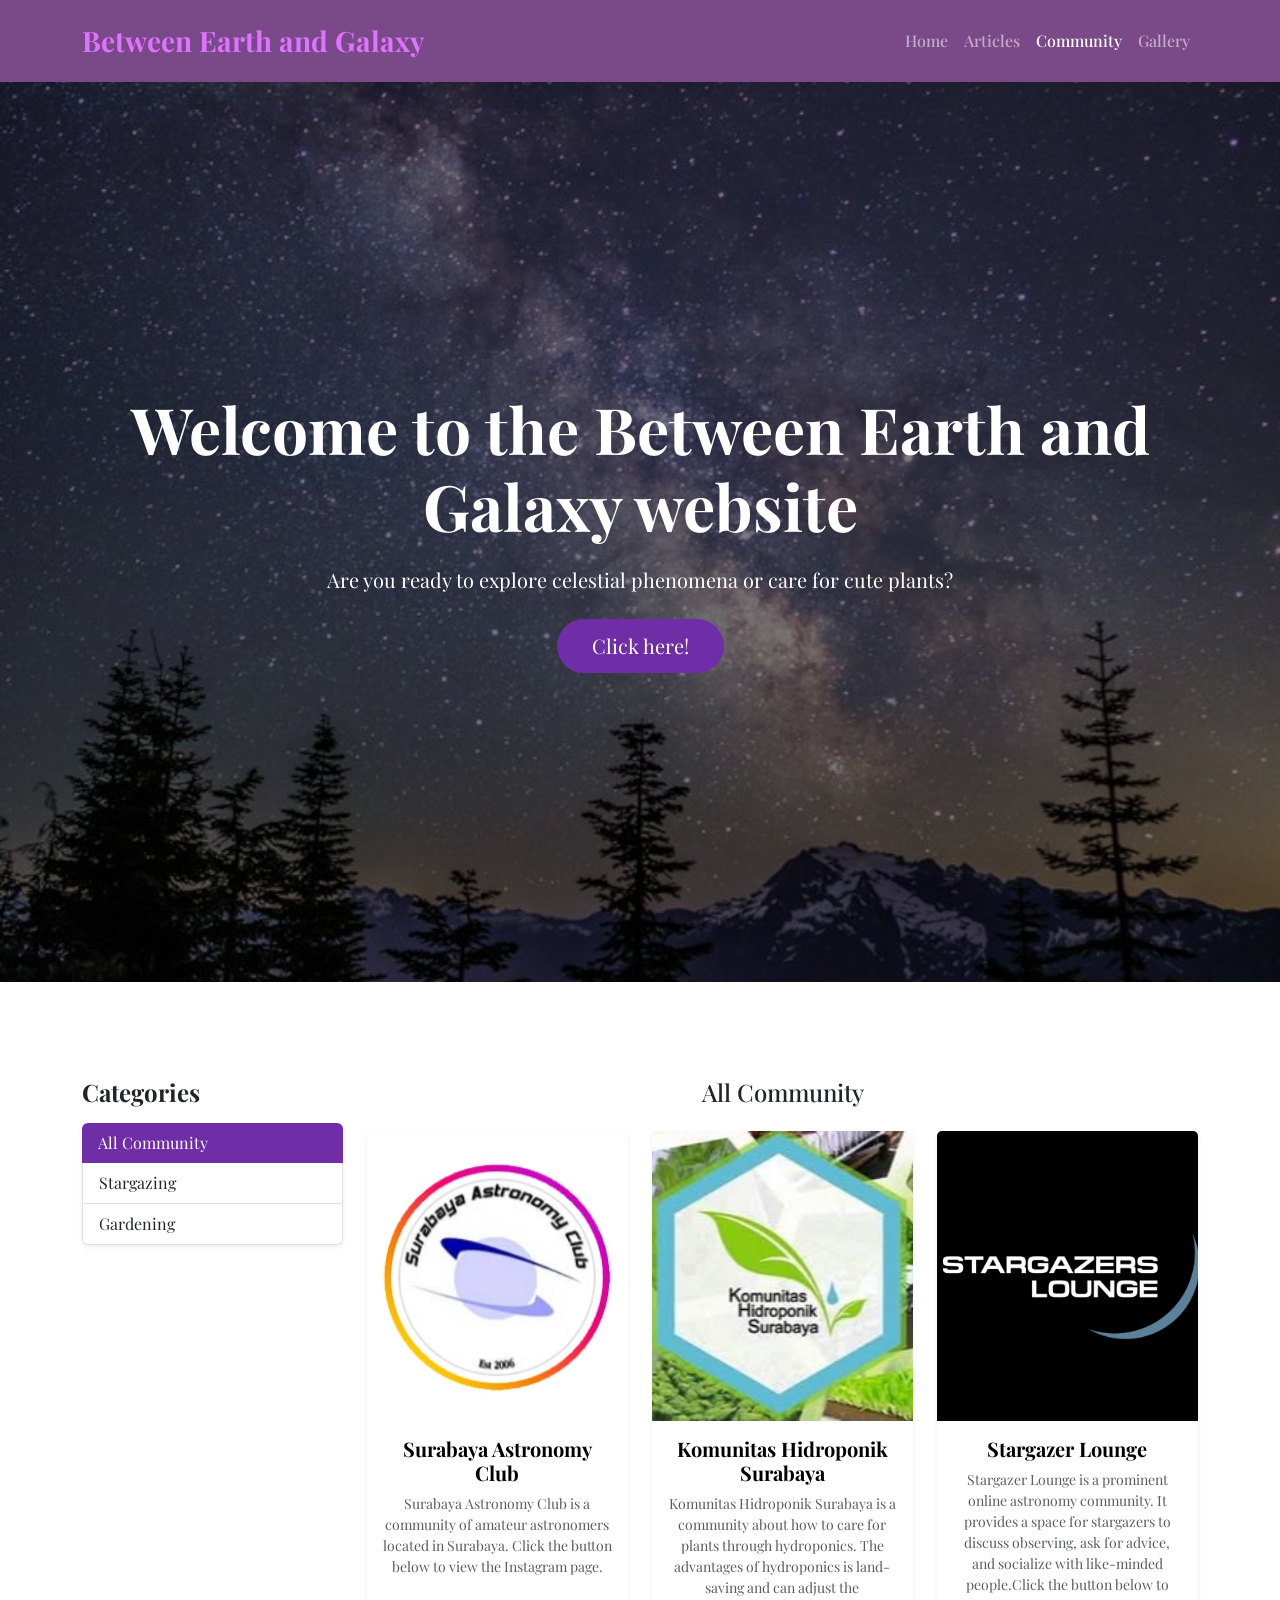
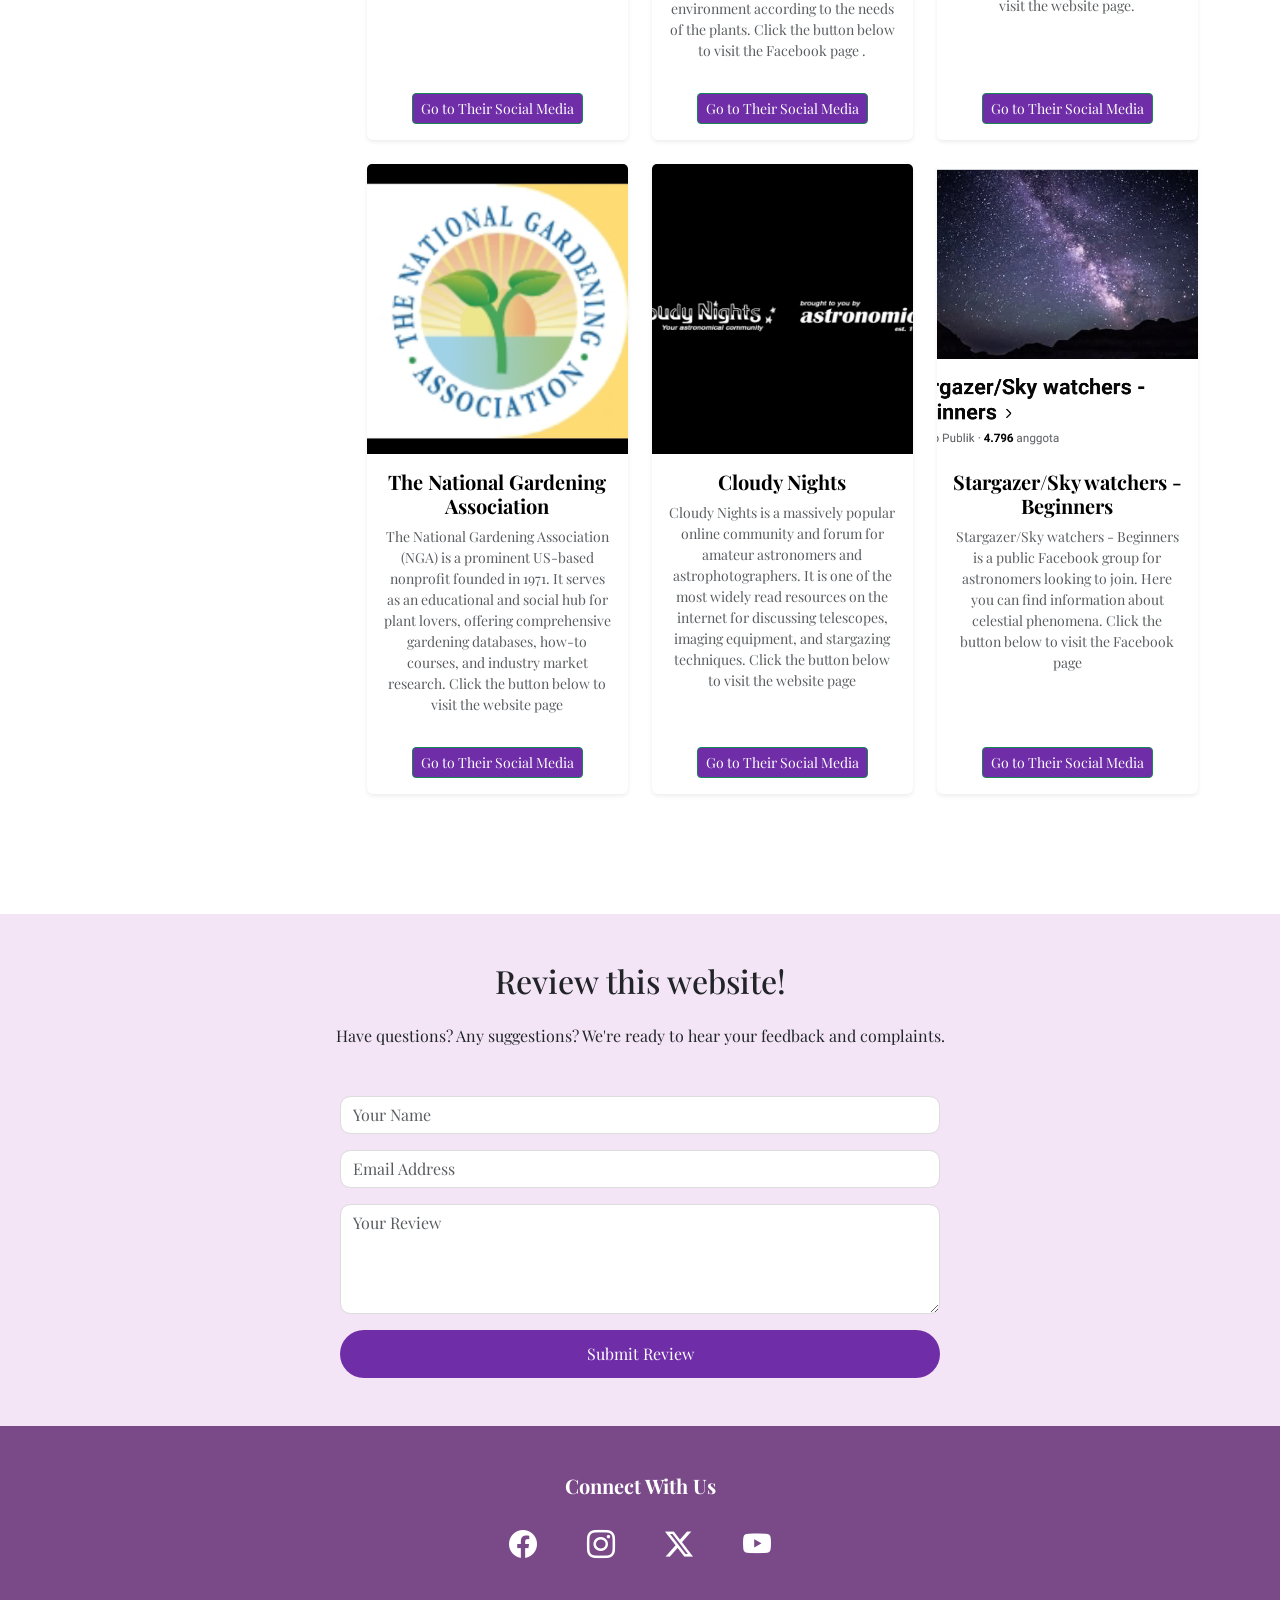
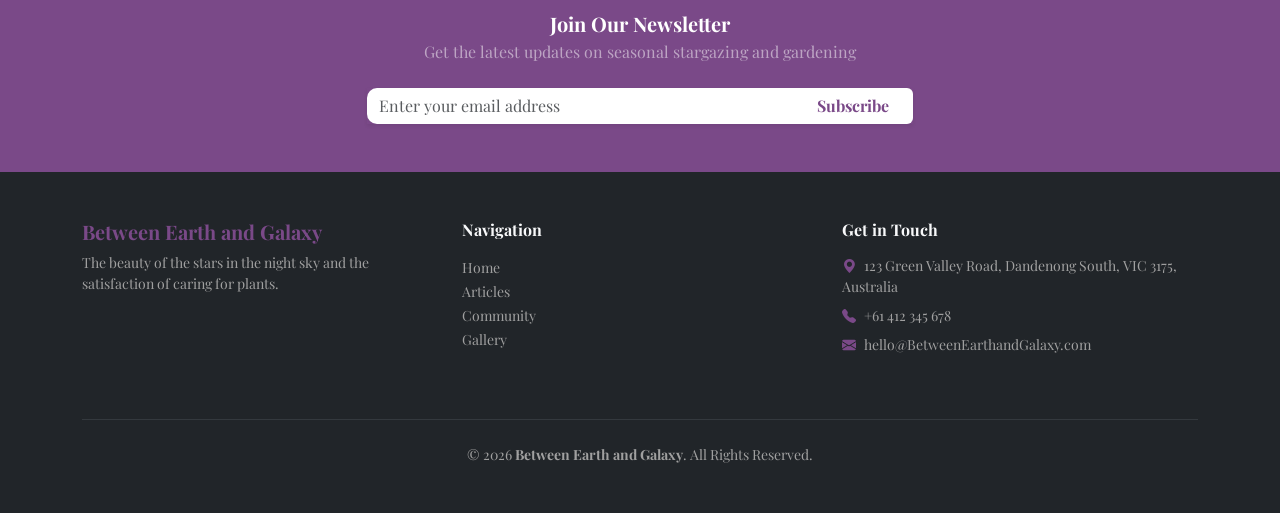
<file: komunitas.html>
<!DOCTYPE html>
<html lang="en">
<head>
    <meta charset="UTF-8">
    <meta name="viewport" content="width=device-width, initial-scale=1.0">
    <title>Between Earth and Galaxy | Community </title>
    
    <!-- Bootstrap 5 -->
    <link href="https://cdn.jsdelivr.net/npm/bootstrap@5.3.0/dist/css/bootstrap.min.css" rel="stylesheet">
    <!-- Google Fonts -->
    <link href="https://fonts.googleapis.com/css2?family=Playfair+Display:ital,wght@0,400..900;1,400..900&display=swap" rel="stylesheet">
    <!-- Bootstrap Icons -->
    <link rel="stylesheet" href="https://cdn.jsdelivr.net/npm/bootstrap-icons@1.11.1/font/bootstrap-icons.css">
    <link rel="stylesheet" href="style.css">
</head>
<body>
    
    <!-- NAVBAR -->
    <nav class="navbar navbar-expand-lg navbar-dark sticky-top custom-nav">
        <div class="container">
            <a class="navbar-brand logo" href="#">Between Earth and Galaxy </a>
            
            <button class="navbar-toggler" type="button" data-bs-toggle="collapse" data-bs-target="#navbarNav">
                <span class="navbar-toggler-icon"></span>
            </button>
            
            <div class="collapse navbar-collapse" id="navbarNav">
                <ul class="navbar-nav ms-auto">
                    <li class="nav-item">
                        <a class="nav-link" href="index.html">Home</a>
                    </li>
                    <li class="nav-item">
                        <a class="nav-link" href="artikel.html">Articles</a>
                    </li>
                    <li class="nav-item">
                        <a class="nav-link active" aria-current="page" href="komunitas.html">Community</a>
                    </li>
                    <li class="nav-item">
                        <a class="nav-link" href="galeri.html">Gallery</a>
                    </li>
                </ul>
            </div>
        </div>
    </nav>

    <!-- HERO SECTION -->
    <section class="hero d-flex align-items-center justify-content-center">
        <div class="container text-center">
            <h1 class="display-3 fw-bold">Welcome to the Between Earth and Galaxy website</h1>
            <p class="lead mb-4">Are you ready to explore celestial phenomena or care for cute plants?</p>
            <div class="d-flex justify-content-center">
                <a href="#komunitas" class="btn btn-custom btn-lg">Click here!</a>
            </div>
        </div>
    </section>
    
    <!-- ARTIKEL SECTION -->
    <section class="komunitas py-5" id="komunitas">
        <div class="container py-5">
            <div class="row">
                <!-- Sidebar Categories -->
                <div class="col-md-4 col-lg-3 mb-5">
                    <h4 class="fw-bold mb-3">Categories</h4>
                    <ul class="list-group shadow-sm">
                        <li class="list-group-item active border-0 bg-success">All Community</li>
                        <li class="list-group-item">Stargazing</li>
                        <li class="list-group-item">Gardening</li>
                    </ul>
                </div>
                
                <!-- Article Grid -->
                <div class="col-md-8 col-lg-9">
                    <h4 class="text-center mb-4">All Community</h4>
                    <div class="row">
                        
                        <!-- Kartu 1 -->
                        <div class="col-sm-6 col-lg-4 mb-4">
                            <div class="card h-100 shadow-sm">
                                <img src="surabayaastronomyclub.jpg" class="card-img-top" alt="Surabaya Astronomy Club" />
                                <div class="card-body d-flex flex-column text-center">
                                    <h5 class="card-title text-warning"><strong>Surabaya Astronomy Club</strong></h5>
                                    <p class="card-text small text-muted flex-grow-1">Surabaya Astronomy Club is a community of amateur astronomers located in Surabaya. Click the button below to view the Instagram page.</p>
                                    <div class="d-grid gap-2 d-md-flex justify-content-center mt-3">
                                        <a href="https://share.google/CjRTpZok4UfNgKpQH" class="btn btn-success btn-sm">Go to Their Social Media</a>
                                    </div>
                                </div>
                            </div>
                        </div>

                        <!-- Kartu 2 -->
                        <div class="col-sm-6 col-lg-4 mb-4">
                            <div class="card h-100 shadow-sm">
                                <img src="komunitashidroponiksurabaya.jpg" class="card-img-top" alt="Komunitas Hidroponik Surabaya" />
                                <div class="card-body d-flex flex-column text-center">
                                    <h5 class="card-title text-warning"><strong>Komunitas Hidroponik Surabaya</strong></h5>
                                    <p class="card-text small text-muted flex-grow-1">Komunitas Hidroponik Surabaya is a community about how to care for plants through hydroponics. The advantages of hydroponics  is land-saving and can adjust the environment according to the needs of the plants. Click the button below to visit the Facebook page .</p>
                                    <div class="d-grid gap-2 d-md-flex justify-content-center mt-3">
                                        <a href="https://www.facebook.com/share/g/1EmBwDJXJd/" class="btn btn-success btn-sm">Go to Their Social Media</a>
                                    </div>
                                </div>
                            </div>
                        </div>

                        <!-- Kartu 3 -->
                        <div class="col-sm-6 col-lg-4 mb-4">
                            <div class="card h-100 shadow-sm">
                                <img src="stargazerlounge.jpg" class="card-img-top" alt="Stargazer Lounge" />
                                <div class="card-body d-flex flex-column text-center">
                                    <h5 class="card-title text-warning"><strong>Stargazer Lounge</strong></h5>
                                    <p class="card-text small text-muted flex-grow-1">Stargazer Lounge is a prominent online astronomy community. It provides a space for stargazers to discuss observing, ask for advice, and socialize with like-minded people.Click the button below to visit the website page.</p>
                                    <div class="d-grid gap-2 d-md-flex justify-content-center mt-3">
                                        <a href="https://share.google/Bo0kxSzFLe0IZtaEc" class="btn btn-success btn-sm">Go to Their Social Media </a>
                                    </div>
                                </div>
                            </div>
                        </div>

                        <!-- Kartu 4 -->
                        <div class="col-sm-6 col-lg-4 mb-4">
                            <div class="card h-100 shadow-sm">
                                <img src="associationthenationalgardening.jpg" class="card-img-top" alt="The National Gardening Association" />
                                <div class="card-body d-flex flex-column text-center">
                                    <h5 class="card-title text-warning"><strong>The National Gardening Association</strong></h5>
                                    <p class="card-text small text-muted flex-grow-1">The National Gardening Association (NGA) is a prominent US-based nonprofit founded in 1971. It serves as an educational and social hub for plant lovers, offering comprehensive gardening databases, how-to courses, and industry market research. Click the button below to visit the website page</p>
                                    <div class="d-grid gap-2 d-md-flex justify-content-center mt-3">
                                        <a href="https://share.google/UpCEL41PUbI7xa4Bb" class="btn btn-success btn-sm">Go to Their Social Media</a>
                                    </div>
                                </div>
                            </div>
                        </div>

                        <!-- Kartu 5 -->
                        <div class="col-sm-6 col-lg-4 mb-4">
                            <div class="card h-100 shadow-sm">
                                <img src="cloudsnight.jpg" class="card-img-top" alt="Cloudy Nights" />
                                <div class="card-body d-flex flex-column text-center">
                                    <h5 class="card-title text-warning"><strong>Cloudy Nights</strong></h5>
                                    <p class="card-text small text-muted flex-grow-1">Cloudy Nights is a massively popular online community and forum for amateur astronomers and astrophotographers. It is one of the most widely read resources on the internet for discussing telescopes, imaging equipment, and stargazing techniques. Click the button below to visit the website page</p>
                                    <div class="d-grid gap-2 d-md-flex justify-content-center mt-3">
                                        <a href="https://share.google/ZZnxpiQFxU1LedtGD" class="btn btn-success btn-sm">Go to Their Social Media </a>
                                    </div>
                                </div>
                            </div>
                        </div>

                        <!-- Kartu 6 -->
                        <div class="col-sm-6 col-lg-4 mb-4">
                            <div class="card h-100 shadow-sm">
                                <img src="stargazerskywatchbeginners.jpg" class="card-img-top" alt="Stargazer/Sky watchers - Beginners" />
                                <div class="card-body d-flex flex-column text-center">
                                    <h5 class="card-title text-warning"><strong>Stargazer/Sky watchers - Beginners</strong></h5>
                                    <p class="card-text small text-muted flex-grow-1">Stargazer/Sky watchers - Beginners is a public Facebook group for astronomers looking to join. Here you can find information about celestial phenomena. Click the button below to visit the Facebook page</p>
                                    <div class="d-grid gap-2 d-md-flex justify-content-center mt-3">
                                        <a href="https://www.facebook.com/share/g/1TLai8W3rv/" class="btn btn-success btn-sm">Go to Their Social Media </a>
                                    </div>
                                </div>
                            </div>
                        </div>

                    </div> <!-- Akhir Row Produk -->
                </div> <!-- Akhir Col-md-8 -->
            </div> <!-- Akhir Row Utama -->
        </div> <!-- Akhir Container -->
    </section>
    
    <!-- CONTACT SECTION -->
    <section class="contact py-5" id="contact">
        <div class="container">
            <h2 class="mb-4">Review this website!</h2>
            <p class="subtitle mb-5">Have questions? Any suggestions? We're ready to hear your feedback and complaints.</p>
            <form class="contact-form mx-auto" style="max-width: 600px;">
    <div class="mb-3">
        <input type="text" class="form-control" placeholder="Your Name"> 
    </div>
    <div class="mb-3">
        <input type="email" class="form-control" placeholder="Email Address">
    </div>
    <div class="mb-3">
        <textarea class="form-control" rows="4" placeholder="Your Review"></textarea>
    </div>
    <button type="submit" class="btn btn-custom w-100 rounded-pill">Submit Review</button>
</form>
</section>

    <!-- FOOTER -->
<div class="container-fluid py-5">
    <div class="container">

        <h5 class="text-center text-light mb-4 fw-bold">Connect With Us</h5>
        <div class="d-flex justify-content-center mb-5" style="gap: 50px">
            <a href="#" class="text-light fs-3"><i class="bi bi-facebook"></i></a>
            <a href="#" class="text-light fs-3"><i class="bi bi-instagram"></i></a>
            <a href="#" class="text-light fs-3"><i class="bi bi-twitter-x"></i></a>
            <a href="#" class="text-light fs-3"><i class="bi bi-youtube"></i></a>
        </div>

        <h5 class="text-center text-light mb-1 fw-bold">Join Our Newsletter</h5>
        <p class="text-center text-light opacity-50 mb-4">Get the latest updates on seasonal stargazing and gardening</p>

        <div class="row justify-content-center">
            <div class="col-md-6">
                <div class="input-group shadow-sm">
                    <input type="email" class="form-control border-0" placeholder="Enter your email address">
                    <button class="btn btn-success text-light fw-bold px-4">Subscribe</button>
                </div>
            </div>
        </div>

    </div>
</div>

<footer class="bg-dark text-light py-5">
    <div class="container">
        <div class="row text-center text-md-start">

            <div class="col-md-4 mb-4 mb-md-0">
                <h5 class="fw-bold text-success">Between Earth and Galaxy</h5>
                <p class="text-muted small">The beauty of the stars in the night sky and the satisfaction of caring for plants.</p>
            </div>

            <div class="col-md-4 mb-4 mb-md-0">
                <h6 class="fw-bold mb-3">Navigation</h6>
                <ul class="list-unstyled">
                    <li><a href="#" class="text-muted text-decoration-none small">Home</a></li>
                    <li><a href="artikel.html" class="text-muted text-decoration-none small">Articles</a></li>
                    <li><a href="komunitas.html" class="text-muted text-decoration-none small">Community</a></li>
                    <li><a href="galeri.html" class="text-muted text-decoration-none small">Gallery</a></li>
                </ul>
            </div>
            
            <div class="col-md-4">
                <h6 class="fw-bold mb-3">Get in Touch</h6>
                <ul class="list-unstyled text-muted small">
                    <li class="mb-2"><i class="bi bi-geo-alt-fill me-2 text-success"></i>123 Green Valley Road, Dandenong South, VIC 3175, Australia</li>
                    <li class="mb-2"><i class="bi bi-telephone-fill me-2 text-success"></i>+61 412 345 678</li>
                    <li><i class="bi bi-envelope-fill me-2 text-success"></i>hello@BetweenEarthandGalaxy.com</li>
                </ul>
            </div>
        </div>

        <hr class="border-secondary mt-5 mb-4">
        
        <p class="text-center text-muted small mb-0">
            &copy; 2026 <strong>Between Earth and Galaxy</strong>. All Rights Reserved.
        </p>
    </div>
</footer>


    <!-- Bootstrap JS Bundle -->
    <script src="https://cdn.jsdelivr.net/npm/bootstrap@5.3.0/dist/js/bootstrap.bundle.min.js"></script>
</body>
</html>
</file>
<file: style.css>
/* Global Styles */
* {
    margin: 0;
    padding: 0;
    box-sizing: border-box;
    font-family: 'Playfair Display', serif; 
}

html {
    scroll-behavior: smooth;
}

/* Navbar Customization */
.custom-nav {
    background-color:  #7A4988 !important;
    padding: 15px 0;
}

.navbar-brand.logo {
    font-size: 28px;
    font-weight: 700;
    color: #de73ff !important;
}

.nav-link {
    font-weight: 500;
    transition: 0.3s;
}

.nav-link:hover {
    color: #de73ff !important;
}

/* Hero Section */
.hero {
    height: 100vh;
    background: linear-gradient(rgba(0, 0, 0, 0.5), rgba(0, 0, 0, 0.5)), 
                url('banner.jpg') no-repeat center center/cover;
    color: #fff;
}

.hero h1 {
    font-size: 4rem;
    margin-bottom: 20px;
}

.btn-custom {
    background-color: #6f2da8;
    color: white;
    border: none;
    padding: 12px 35px;
    border-radius: 50px;
    transition: 0.4s;
    text-decoration: none;
}

.btn-custom:hover {
    background-color: #fff;
    color: #6f2da8;
    transform: scale(1.05);
}

/* About Section */
.about {
    background-color: #f3e5f5; /* Lavender muda */
}

.about h2 {
    font-size: 2.5rem;
    color: #4a148c;
}

.about-text p {
    font-size: 1.2rem;
    line-height: 1.8;
    color: #555;
}

/* Styling Gambar Hobi */
.hobby-img {
    height: 200px;
    object-fit: cover; /* Agar gambar tidak gepeng */
    border-top-left-radius: 20px;
    border-top-right-radius: 20px;
}

.hobby-card {
    border-radius: 20px !important;
    transition: transform 0.3s ease;
}

.hobby-card:hover {
    transform: scale(1.03);
}

.btn-hobby-action {
    background-color:#6f2da8; 
    color: #ffffff; 
    
    border: none;
    padding: 15px 40px;
    border-radius: 50px;
    font-weight: 600;
    transition: all 0.3s ease;
}

.btn-hobby-action:hover {
    background-color: #de73ff; 
    color: #ffffff;
    box-shadow: 0 8px 20px rgba(111, 45, 168, 0.15);;
}

/* Testimony Styles */
.quote-icon {
    font-size: 2.5rem;
    color: #6f2da8;
    margin-bottom: 10px;
}

.stars {
    color: #ffc107;
}

.testimony-card {
    height: 100%;
}

/* Contact Form */
.contact{
  background-color: #f3e5f5;
}

.contact-form {
    max-width: 500px;
}

.form-control {
    border-radius: 10px;
    border: 1px solid #ddd;
}

.form-control:focus {
    box-shadow: 0 0 10px rgba(111, 45, 168, 0.2);
    border-color: #6f2da8;
}

list-group shadow-sm. list-group-item active border-0 bg-success{
  background-color: #6f2da8;
}


#contact h2,
#contact .subtitle {
    text-align: center !important;
    margin-left: auto;
    margin-right: auto;
    display: block;
}
/* ==========================================
   artikel
   ========================================== */
/* Mengubah warna kategori yang sedang aktif/nyala */
.list-group-item.active.bg-success {
    background-color: #6f2da8 !important;
    color: #fff !important;
}

/* ==========================================
   4. artikelcard
   ========================================== */
/* Memastikan semua gambar produk berukuran sama & pas (tidak gepeng) */
.artikel .card-img-top {
    height: 220px;          /* Mengunci tinggi gambar agar seragam */
    object-fit: cover;      /* Memotong gambar secara proporsional jika beda resolusi */
    object-position: center;
}

/* Efek awal kartu */
.artikel .card {
    transition: transform 0.3s ease, box-shadow 0.3s ease, background-color 0.3s ease;
    border: 1px  rgba(111, 45, 168, 0.15);
}

/* Efek ketika kartu ditekan/di-hover (Naik + Shadow) */
.artikel .card:hover {
    transform: translateY(-8px); /* Membuat kartu terangkat ke atas */
    box-shadow: 0 10px 20px rgba(111, 45, 168, 0.15);) !important; /* Memberikan shadow tipis yang halus */
    background-color: var(--card-hover-bg);
}

/*artikel*/
.artikel .card-title {
    color: #000000 !important; /* #000000 adalah kode warna hitam */
}

.artikel .btn-success {
    background-color:#6f2da8 ;
    border-color: #6f2da8(--primary-color);
    color: #fff(--text-button-color);
    transition: all 0.2s ease;
}

.artikel .btn-success:hover {
    background-color: var(--primary-hover);
    border-color: var(--primary-hover);
    color: var(--text-button-color);
}

/* Tombol Detail (Outline) */
.artikel .btn-outline-secondary {
    border-color: var(--primary-color);
    color: var(--primary-color);
    transition: all 0.2s ease;
}

.artikel .btn-outline-secondary:hover {
    background-color: var(--primary-color);
    color: var(--text-button-color);
    border-color: var(--primary-color);
}


/*komunitas*/
.komunitas .card-img-top {
    height:  290px;
    width: 510 px;/* Mengunci tinggi gambar agar seragam */
    object-fit: cover;      /* Memotong gambar secara proporsional jika beda resolusi */
    object-position: center;
}

/* Efek awal kartu */
.komunitas .card {
    transition: transform 0.3s ease, box-shadow 0.3s ease, background-color 0.3s ease;
    border: 1px  rgba(111, 45, 168, 0.15);
}

/* Efek ketika kartu ditekan/di-hover (Naik + Shadow) */
.komunitas .card:hover {
    transform: translateY(-8px); /* Membuat kartu terangkat ke atas */
    box-shadow: 0 10px 20px rgba(111, 45, 168, 0.15);) !important; /* Memberikan shadow tipis yang halus */
    background-color: var(--card-hover-bg);
}

/*komunitas*/
.komunitas .card-title {
    color: #000000 !important; /* #000000 adalah kode warna hitam */
}

.komunitas .btn-success {
    background-color:#6f2da8 ;
    border-color: #6f2da8(--primary-color);
    color: #fff(--text-button-color);
    transition: all 0.2s ease;
}

.komunitas .btn-success:hover {
    background-color: var(--primary-hover);
    border-color: var(--primary-hover);
    color: var(--text-button-color);
}

/* Tombol Detail (Outline) */
.komunitas .btn-outline-secondary {
    border-color: var(--primary-color);
    color: var(--primary-color);
    transition: all 0.2s ease;
}

.komunitas .btn-outline-secondary:hover {
    background-color: var(--primary-color);
    color: var(--text-button-color);
    border-color: var(--primary-color);
}





/* Gallery Layout */
/* ==========================================================================
   MENYAMAKAN TINGGI BOX GALERI (CARDS)
   ========================================================================== */

/* Pastikan kolom pembungkusnya memiliki tinggi yang sama rata */
.gallery .row, 
#gallery .row {
    display: flex;
    flex-wrap: wrap;
}

/* Memaksa elemen box/card di dalamnya mengisi tinggi penuh secara vertikal */
.gallery .card,
#gallery .card,
.gallery .col-md-6 > div, /* Jika kamu pakai div biasa, bukan class .card */
#gallery .col-md-6 > div {
    display: flex;
    flex-direction: column;
    height: 100%;
}

/* Membuat teks deskripsi otomatis mengambil sisa ruang yang ada 
   sehingga tombol atau bagian bawah card sejajar rata */
.gallery .card-body,
#gallery .card-body,
.gallery p,
#gallery p {
    flex-grow: 1;
}



.gallery-card {
    background: #fff;
    padding: 10px;
    border: 1px solid #eee;
    transition: all 0.3s ease-in-out;
    text-align: center;
}

.img-box {
    overflow: hidden;
    margin-bottom: 15px;
}

.img-box img {
    width: 100%;
    aspect-ratio: 4/3; /* Atur rasio gambar agar seragam */
    object-fit: cover;
    transition: transform 0.5s;
}

/* Info Styling */
.gallery-info h5 {
    font-size: 1.1rem;
    font-weight: bold;
    color: 
    #7A4988;
    margin-bottom: 5px;
}

.gallery-info p {
    font-size: 0.85rem;
    color: #777;
    line-height: 1.4;
    margin-bottom: 10px;
}


/* Efek Interaksi (CSS yang 'Ditekan') */
.gallery-card:hover {
    transform: translateY(-10px); /* Efek terangkat */
    box-shadow: 0 10px 25px rgba(111, 45, 168, 0.15);
    border-color: #de73ff;
}

.gallery-card:active {
    transform: translateY(-2px); /* Efek 'ditekan' saat diklik */
    box-shadow: 0 5px 10px rgba(111, 45, 168, 0.1);
}

.gallery-card:hover .img-box img {
    transform: scale(1.05); /* Gambar sedikit nge-zoom */
}

/* Footer */
/* Footer Customization */
:root {
    --purple-main: #7A4988;    /* Warna ungu utama */
    --purple-hover: #5A3266;   /* Warna ungu gelap untuk hover */
}

/* ==========================================================================
   PERBAIKAN SECTION ATAS / NEWSLETTER
   ========================================================================== */

/* Menargetkan section newsletter menggunakan class bawaan tanpa merusak teks */
.container-fluid.py-5 {
    background-color: var(--purple-main) !important;
}

/* Memastikan teks di bagian newsletter tetap putih terang */
.container-fluid.py-5 .text-light {
    color: #ffffff !important;
}

/* Mengubah tombol Subscribe menjadi putih dengan teks ungu */
.container-fluid.py-5 .btn-success {
    background-color: #ffffff !important;
    color: #7A4988 !important;
    border: none !important;
    transition: all 0.3s ease-in-out;
}

.container-fluid.py-5 .btn-success:hover {
    background-color: #7A4988;
    color: #ffffff !important;
    box-shadow: 0 4px 12px rgba(0, 0, 0, 0.2);
}

/* Efek hover icon media sosial */
.container-fluid.py-5 .d-flex a.text-light {
    transition: transform 0.2s ease, opacity 0.2s ease;
    display: inline-block;
}

.container-fluid.py-5 .d-flex a.text-light:hover {
    transform: translateY(-4px);
    opacity: 0.85;
}

/* ==========================================================================
   PERBAIKAN UTAMA FOOTER (MENGEMBALIKAN TEKS YANG HILANG)
   ========================================================================== */

/* Memaksa background footer tetap gelap */
footer.bg-dark {
    background-color: #212529 !important;
}

/* Mengembalikan semua teks bawaan footer agar berwarna putih terang */
footer .text-light, 
footer h5, 
footer h6 {
    color: #f8f9fa !important;
}

/* Mengembalikan teks deskripsi dan link agar berwarna abu-abu terang */
footer .text-muted, 
footer .list-unstyled a {
    color: #a0a0a0 !important;
}

/* Mengubah warna Judul Brand & Icon menjadi Ungu */
footer .text-success,
footer .bi-geo-alt-fill,
footer .bi-telephone-fill,
footer .bi-envelope-fill {
    color: var(--purple-main) !important;
}

/* Efek hover link navigasi di dalam footer */
footer .list-unstyled a:hover {
    color: #ffffff !important;
    text-decoration: underline !important;
}


/* Font khusus untuk Judul & Subjudul */
.article-title, 
.plant-section h3 {
    font-family: 'Playfair Display', serif;
    color: #333333;
}

.article-title {
    font-size: 2.5rem;
    line-height: 1.2;
}

/* Jarak breadcrumb */
.breadcrumb-container {
    font-size: 0.9rem;
}
.breadcrumb-container a {
    color: #7A4988; /* Warna ungu link */
}
.breadcrumb-container a:hover {
    text-decoration: underline;
}

/* Metadata Artikel */
.article-meta i {
    color: #7A4988; /* Warna ungu icon */
}

/* KUNCI UTAMA: Otomatis memotong semua gambar artikel agar seragam & tidak gepeng */
.article-img {
    width: 100%;        
    height: 380px;      /* Mengunci tinggi gambar di semua artikel */
    object-fit: cover;  /* Memotong gambar secara otomatis agar proporsional */
    object-position: center; 
    border-radius: 12px;     
}

/* Styling Subjudul Tanaman / Planet */
.plant-section h3 {
    font-size: 1.4rem;
    color: #7A4988; /* Warna ungu kustom */
    margin-bottom: 8px;
}

.plant-section p {
    font-size: 1.05rem;
    line-height: 1.6;
    color: #555555;
    text-align: justify; 
}

/* Responsif Layar HP */
@media (max-width: 768px) {
    .article-img {
        height: 260px;  
        margin-bottom: 20px;
    }
    .article-title {
        font-size: 2rem;
        margin-top: 15px;
    }
}

/* Responsiveness */
@media (max-width: 768px) {
    .hero h1 {
        font-size: 2.5rem;
    }
}
</file>
